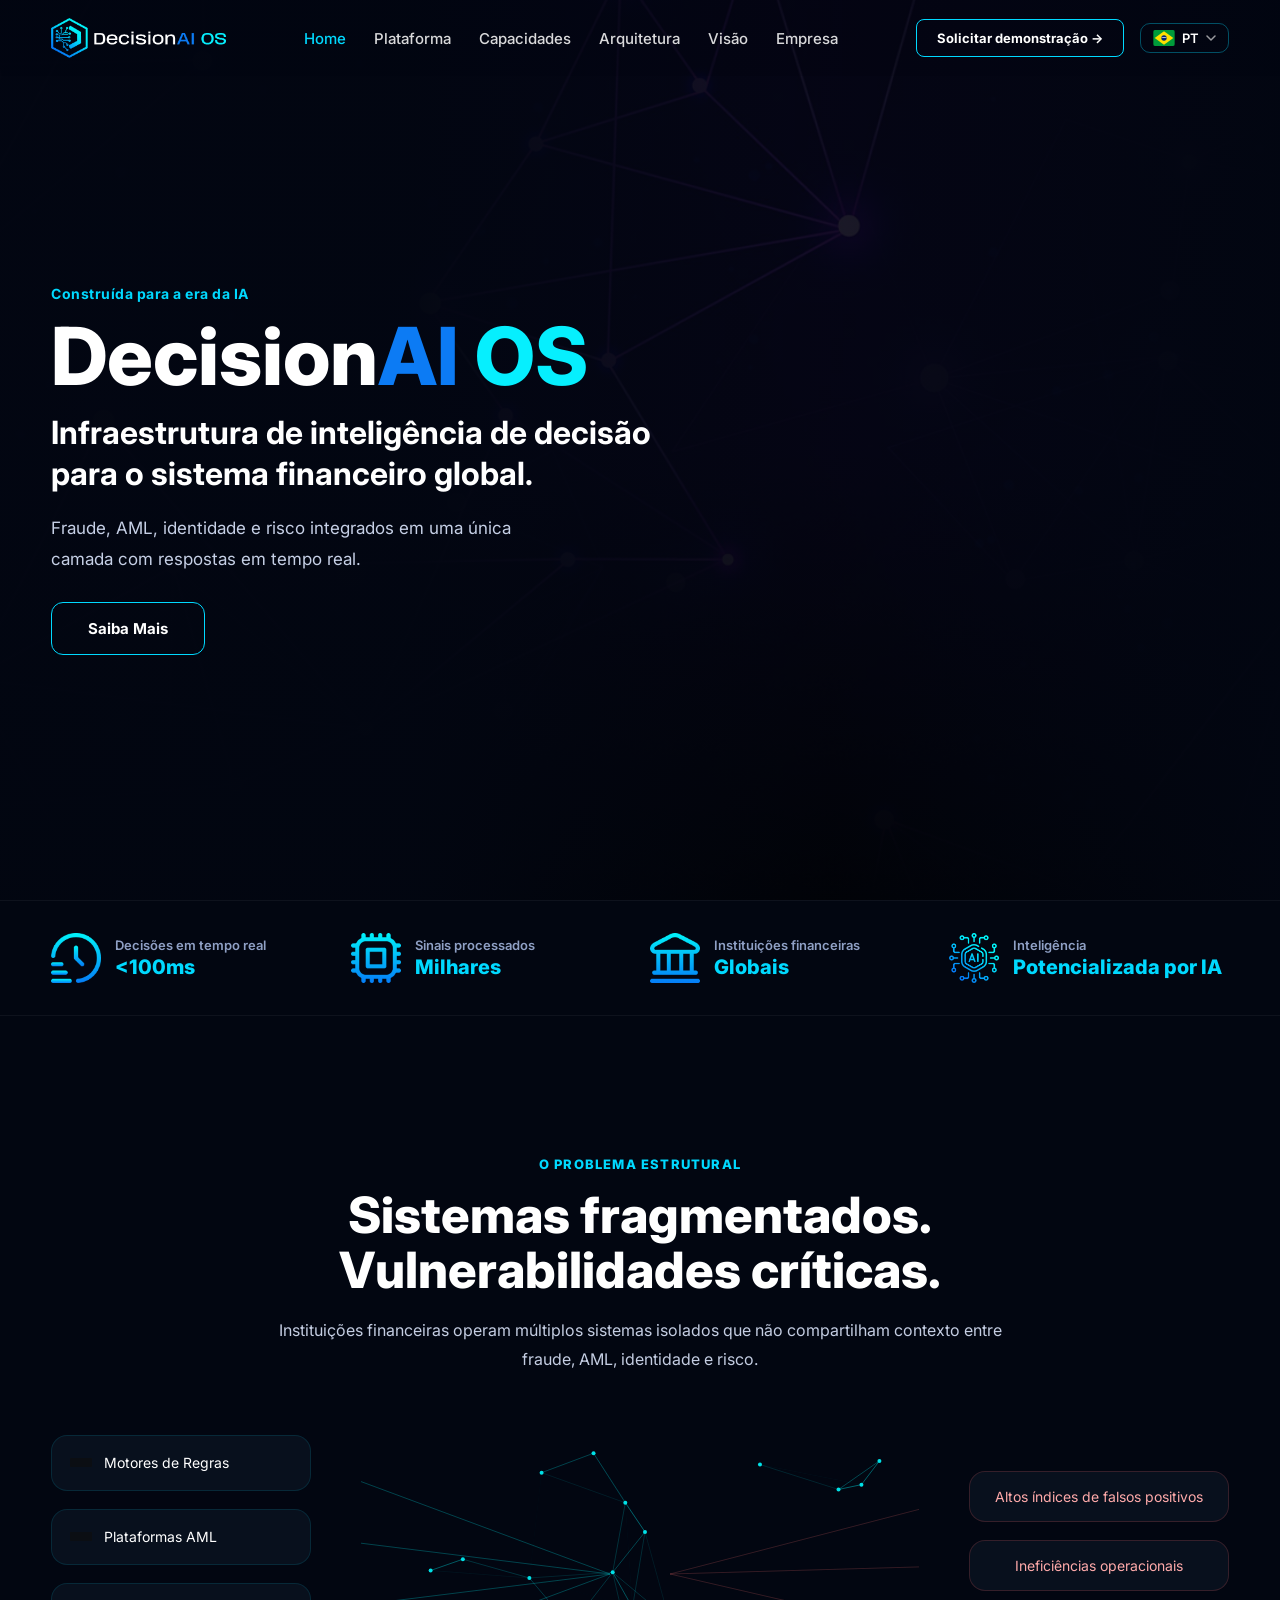
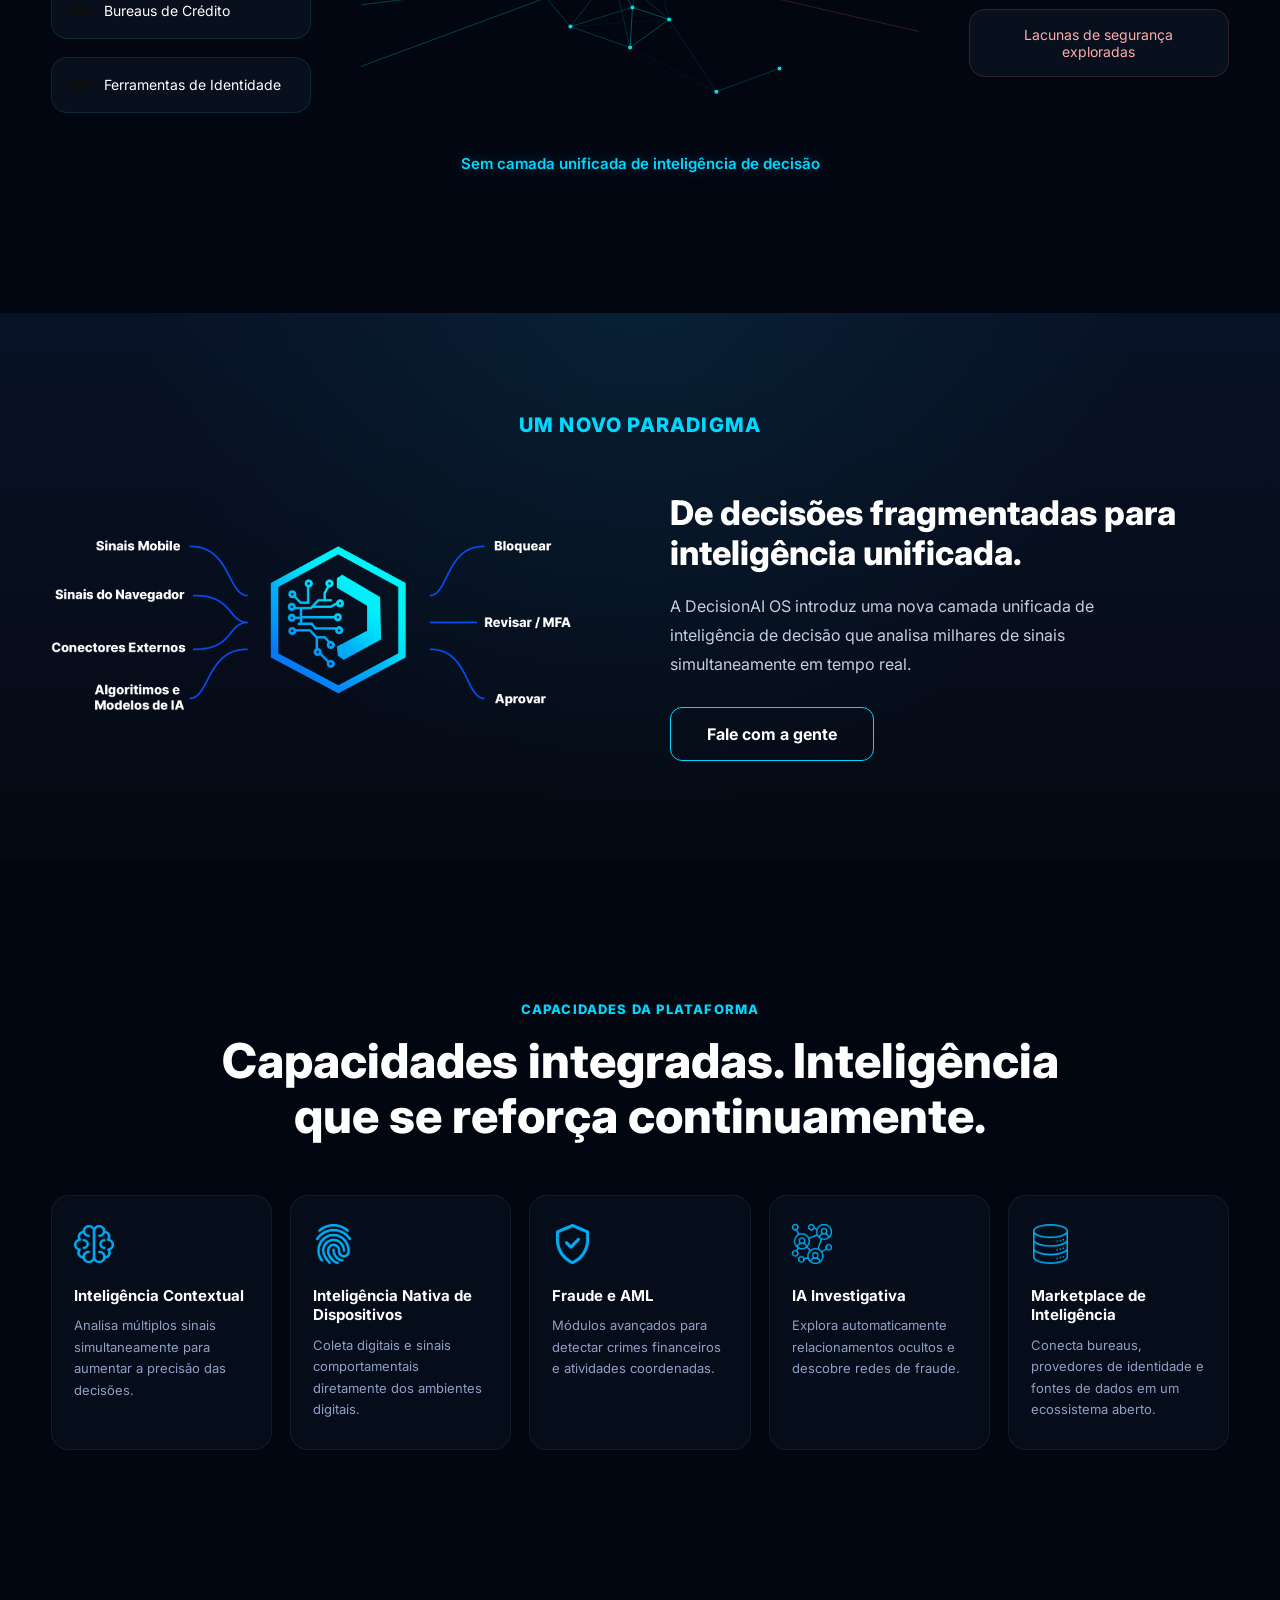
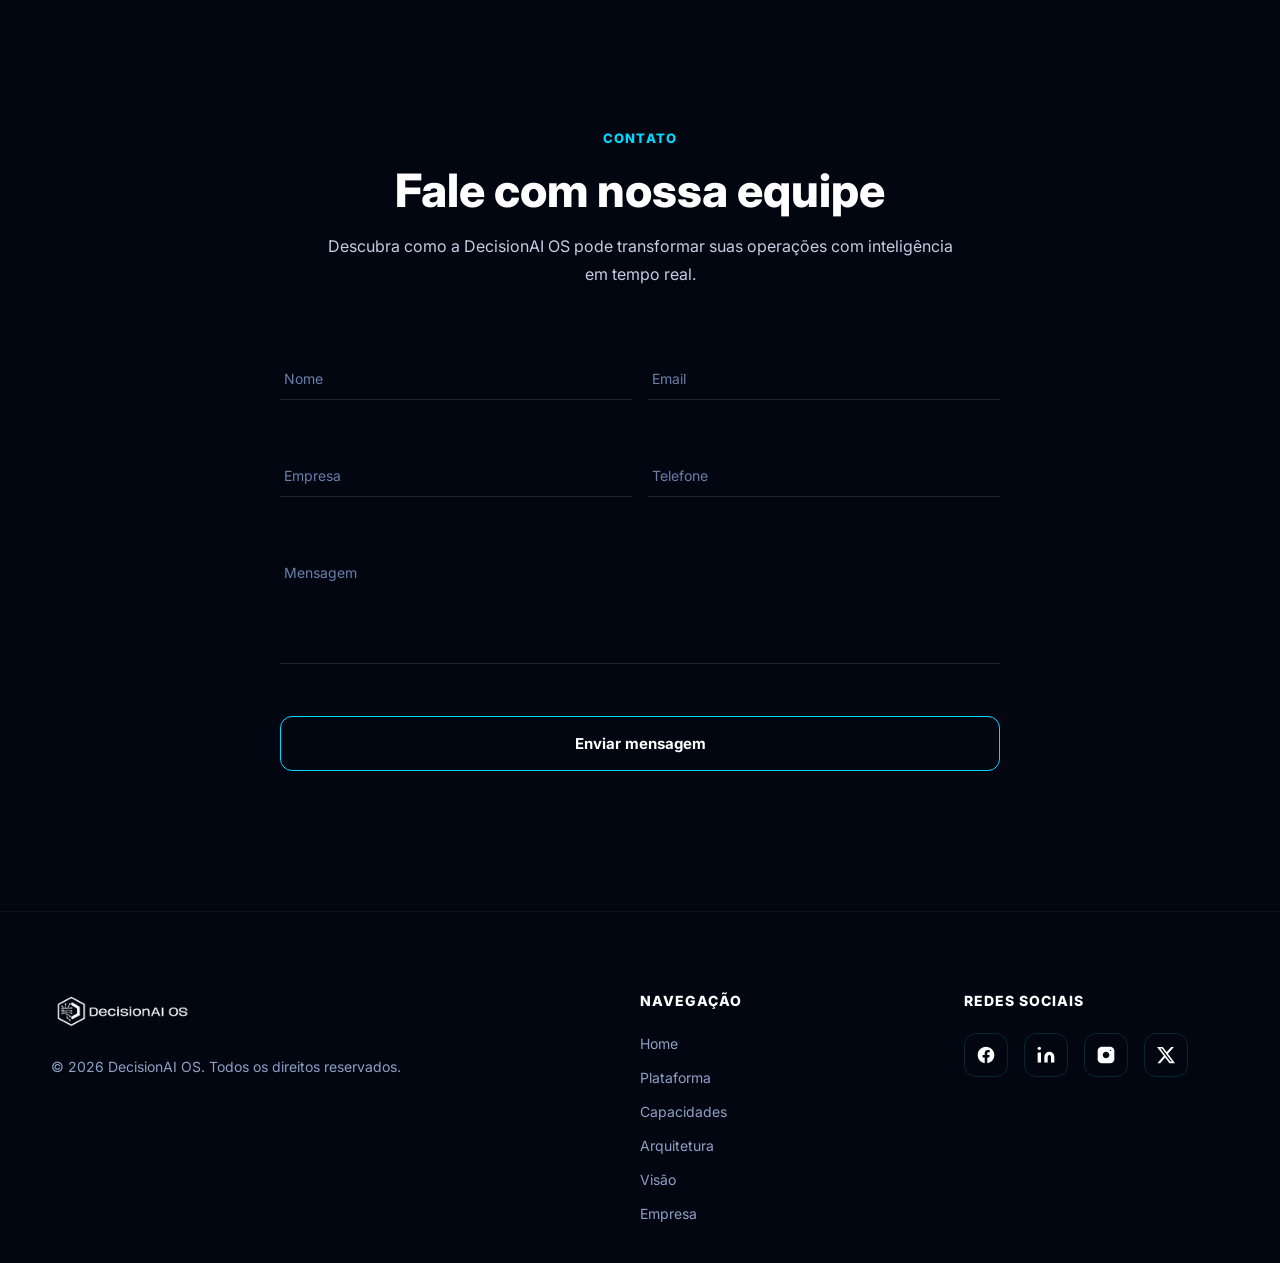
<file: index.html>
<!-- =========================
index.html
========================= -->
<!DOCTYPE html>
<html lang="pt-BR">

<head>
  <link rel="icon" href="assets/fav.png" type="image/png">
  <link rel="shortcut icon" href="assets/fav.png" type="image/png">
  <link rel="apple-touch-icon" href="assets/fav.png">
  <meta charset="UTF-8">
  <meta name="viewport" content="width=device-width, initial-scale=1.0">
  <meta name="description"
    content="DecisionAI OS é a infraestrutura de inteligência de decisão para o sistema financeiro global. Fraude, AML, identidade e risco em tempo real com IA.">
  <meta name="keywords"
    content="DecisionAI OS, inteligência artificial, fraude bancária, AML, anti money laundering, fintech, risk engine, prevenção fraude, identidade digital, sistema financeiro">
  <meta name="author" content="DecisionAI OS">
  <meta name="robots" content="index, follow">
  <meta name="language" content="pt-BR">

  <!-- OPEN GRAPH -->
  <meta property="og:title" content="DecisionAI OS">
  <meta property="og:description" content="Infraestrutura de inteligência de decisão para o sistema financeiro global.">
  <meta property="og:type" content="website">
  <meta property="og:image" content="assets/banner.png">
  <meta property="og:url" content="https://seudominio.com.br">

  <!-- TWITTER -->
  <meta name="twitter:card" content="summary_large_image">
  <meta name="twitter:title" content="DecisionAI OS">
  <meta name="twitter:description" content="Fraude, AML, identidade e risco em tempo real com IA.">
  <meta name="twitter:image" content="assets/banner.png">

  <title>DecisionAI OS</title>
  <link rel="stylesheet" href="style.css">

  <!-- GOOGLE FONT -->
  <link rel="preconnect" href="https://fonts.googleapis.com">
  <link rel="preconnect" href="https://fonts.gstatic.com" crossorigin>
  <link href="https://fonts.googleapis.com/css2?family=Inter:wght@400;500;600;700;800&display=swap" rel="stylesheet">
</head>

<body>

  <div class="particles"></div>

  <!-- HEADER -->
  <header id="header">
    <div class="container nav">

      <!-- LOGO -->
      <a href="index.html" class="logo">
        <img src="assets/logo.png" alt="DecisionAI OS">
      </a>

      <!-- MENU -->
      <ul class="menu" id="menu">
        <li><a href="index.html" class="active" data-i18n="nav.home">Home</a></li>
        <li><a href="plataforma.html" data-i18n="nav.platform">Plataforma</a></li>
        <li><a href="capacidades.html" data-i18n="nav.capabilities">Capacidades</a></li>
        <li><a href="arquitetura.html" data-i18n="nav.architecture">Arquitetura</a></li>
        <li><a href="visao.html" data-i18n="nav.vision">Visão</a></li>
        <li><a href="empresa.html" data-i18n="nav.company">Empresa</a></li>
      </ul>

      <!-- DIREITA -->
      <div class="nav-right">
        <a href="#contact" class="btn-small" data-i18n="nav.demo">Solicitar demonstração →</a>

        <!-- LANG SELECT -->
        <div class="lang-switch" id="langSwitch">
          <button type="button" class="lang-toggle" id="langToggle">
            <svg class="lang-flag" id="langFlagActive" viewBox="0 0 640 480" width="22" height="16">
              <rect width="640" height="480" fill="#009b3a" />
              <polygon points="320,40 600,240 320,440 40,240" fill="#fedf00" />
              <circle cx="320" cy="240" r="80" fill="#002776" />
              <path d="M230,240 Q320,180 410,240 Q320,220 230,240Z" fill="#fff" />
            </svg>
            <span id="langLabelActive">PT-BR</span>
            <svg class="lang-arrow" width="10" height="6" viewBox="0 0 10 6">
              <path d="M1 1l4 4 4-4" stroke="currentColor" stroke-width="1.5" fill="none" stroke-linecap="round"
                stroke-linejoin="round" />
            </svg>
          </button>
          <ul class="lang-dropdown" id="langDropdown">
            <li>
              <button type="button" class="lang-option active" data-lang="pt">
                <svg viewBox="0 0 640 480" width="22" height="16">
                  <rect width="640" height="480" fill="#009b3a" />
                  <polygon points="320,40 600,240 320,440 40,240" fill="#fedf00" />
                  <circle cx="320" cy="240" r="80" fill="#002776" />
                  <path d="M230,240 Q320,180 410,240 Q320,220 230,240Z" fill="#fff" />
                </svg>
                <span>PT-BR</span>
              </button>
            </li>
            <li>
              <button type="button" class="lang-option" data-lang="en">
                <svg viewBox="0 0 640 480" width="22" height="16">
                  <rect width="640" height="480" fill="#bd3d44" />
                  <rect y="37" width="640" height="37" fill="#fff" />
                  <rect y="111" width="640" height="37" fill="#fff" />
                  <rect y="185" width="640" height="37" fill="#fff" />
                  <rect y="259" width="640" height="37" fill="#fff" />
                  <rect y="333" width="640" height="37" fill="#fff" />
                  <rect y="407" width="640" height="37" fill="#fff" />
                  <rect width="260" height="260" fill="#192f5d" />
                </svg>
                <span>EN</span>
              </button>
            </li>
            <li>
              <button type="button" class="lang-option" data-lang="es">
                <svg viewBox="0 0 640 480" width="22" height="16">
                  <rect width="640" height="480" fill="#c60b1e" />
                  <rect y="120" width="640" height="240" fill="#ffc400" />
                </svg>
                <span>ES</span>
              </button>
            </li>
          </ul>
        </div>

        <!-- HAMBURGER -->
        <div class="hamb" id="hamb" aria-label="Menu" role="button" tabindex="0">
          <span></span>
          <span></span>
          <span></span>
        </div>

      </div>

    </div>
  </header>


  <!-- HERO -->
  <section class="hero" id="home">

    <div class="overlay"></div>

    <div class="container hero-grid">

      <div class="hero-text reveal">

        <span data-i18n="hero.label">Construída para a era da IA</span>

        <h1 data-i18n="hero.title">DecisionAI OS</h1>

        <h2 data-i18n="hero.subtitle">
          Infraestrutura de inteligência de decisão
          para o sistema financeiro global.
        </h2>

        <p data-i18n="hero.desc">
          Fraude, AML, identidade e risco integrados
          em uma única camada com respostas em tempo real.
        </p>

        <a href="#paradigm" class="btn" data-i18n="hero.cta">Saiba Mais</a>

      </div>

    </div>

  </section>


  <!-- STRIP STATS -->
  <section class="stats-strip" id="stats">

    <div class="stats-wrapper">

      <div class="container stats-grid">

        <!-- ITEM 1 -->
        <div class="stat-item">
          <img src="assets/icon1.png" alt="Tempo real">
          <div>
            <span data-i18n="stats.realtime">Decisões em tempo real</span>
            <h3>&lt;100ms</h3>
          </div>
        </div>

        <!-- ITEM 2 -->
        <div class="stat-item">
          <img src="assets/icon2.png" alt="Sinais">
          <div>
            <span data-i18n="stats.processed">Sinais processados</span>
            <h3 data-i18n="stats.processed_val">Milhares</h3>
          </div>
        </div>

        <!-- ITEM 3 -->
        <div class="stat-item">
          <img src="assets/icon3.png" alt="Instituições">
          <div>
            <span data-i18n="stats.global">Instituições financeiras</span>
            <h3 data-i18n="stats.global_val">Globais</h3>
          </div>
        </div>

        <!-- ITEM 4 -->
        <div class="stat-item">
          <img src="assets/icon4.png" alt="IA">
          <div>
            <span data-i18n="stats.ai">Inteligência</span>
            <h3 data-i18n="stats.ai_val">Potencializada por IA</h3>
          </div>
        </div>

      </div>

    </div>

  </section>


  <!-- PROBLEM -->
  <section id="problem" class="problem-section section">

    <div class="container">

      <div class="problem-top reveal">

        <span class="mini-title" data-i18n="problem.label">O PROBLEMA ESTRUTURAL</span>

        <h2 data-i18n="problem.title">
          Sistemas fragmentados.<br>
          Vulnerabilidades críticas.
        </h2>

        <p data-i18n="problem.desc">
          Instituições financeiras operam múltiplos sistemas isolados
          que não compartilham contexto entre fraude, AML,
          identidade e risco.
        </p>

      </div>

      <div class="problem-visual reveal">

        <div class="flow-layout">

          <!-- ESQUERDA -->
          <div class="flow-col left">

            <div class="flow-item">
              <img src="assets/img.png" alt="">
              <span data-i18n="flow.rules">Motores de Regras</span>
            </div>

            <div class="flow-item">
              <img src="assets/img.png" alt="">
              <span data-i18n="flow.aml">Plataformas AML</span>
            </div>

            <div class="flow-item">
              <img src="assets/img.png" alt="">
              <span data-i18n="flow.credit">Bureaus de Crédito</span>
            </div>

            <div class="flow-item">
              <img src="assets/img.png" alt="">
              <span data-i18n="flow.identity">Ferramentas de Identidade</span>
            </div>

          </div>

          <!-- CENTRO (REDE ANIMADA) -->
          <div class="flow-center">
            <canvas id="networkCanvas"></canvas>
          </div>

          <!-- DIREITA -->
          <div class="flow-col right">

            <div class="flow-item danger" data-i18n="flow.false">Altos índices de falsos positivos</div>
            <div class="flow-item danger" data-i18n="flow.ineff">Ineficiências operacionais</div>
            <div class="flow-item danger" data-i18n="flow.risk">Lacunas de segurança exploradas</div>

          </div>

        </div>

        <div class="problem-footer-box" data-i18n="flow.footer">
          Sem camada unificada de inteligência de decisão
        </div>

      </div>

    </div>

  </section>


  <!-- PARADIGMA -->
  <section class="paradigm-section" id="paradigm">

    <div class="container">

      <h2 class="paradigm-title" data-i18n="paradigm.title">UM NOVO PARADIGMA</h2>

      <div class="paradigm-content">

        <div class="paradigm-left reveal">
          <img src="assets/imgp.png" alt="Paradigma DecisionAI">
        </div>

        <div class="paradigm-right reveal">

          <h3 data-i18n="paradigm.heading">
            De decisões fragmentadas
            para inteligência unificada.
          </h3>

          <p data-i18n="paradigm.desc">
            A DecisionAI OS introduz uma nova camada unificada
            de inteligência de decisão que analisa milhares
            de sinais simultaneamente em tempo real.
          </p>

          <a href="#contact" class="paradigm-btn" data-i18n="paradigm.cta">
            Fale com a gente
          </a>

        </div>

      </div>

    </div>

  </section>


  <!-- CAPACIDADES -->
  <section class="cap-section section">

    <div class="container">

      <!-- HEADER -->
      <div class="cap-head reveal">

        <span class="mini-title" data-i18n="cap.label">CAPACIDADES DA PLATAFORMA</span>

        <h2 data-i18n="cap.title">
          Capacidades integradas.<br>
          Inteligência que se reforça continuamente.
        </h2>

      </div>

      <!-- CARDS -->
      <div class="cap-grid">

        <div class="cap-card reveal">
          <img src="assets/sec1.png" alt="">
          <h3 data-i18n="cap.context">Inteligência Contextual</h3>
          <p data-i18n="cap.context_desc">
            Analisa múltiplos sinais simultaneamente
            para aumentar a precisão das decisões.
          </p>
        </div>

        <div class="cap-card reveal">
          <img src="assets/sec2.png" alt="">
          <h3 data-i18n="cap.device">Inteligência Nativa de Dispositivos</h3>
          <p data-i18n="cap.device_desc">
            Coleta digitais e sinais comportamentais
            diretamente dos ambientes digitais.
          </p>
        </div>

        <div class="cap-card reveal">
          <img src="assets/sec3.png" alt="">
          <h3 data-i18n="cap.fraud">Fraude e AML</h3>
          <p data-i18n="cap.fraud_desc">
            Módulos avançados para detectar crimes
            financeiros e atividades coordenadas.
          </p>
        </div>

        <div class="cap-card reveal">
          <img src="assets/sec4.png" alt="">
          <h3 data-i18n="cap.ai">IA Investigativa</h3>
          <p data-i18n="cap.ai_desc">
            Explora automaticamente relacionamentos ocultos
            e descobre redes de fraude.
          </p>
        </div>

        <div class="cap-card reveal">
          <img src="assets/sec5.png" alt="">
          <h3 data-i18n="cap.market">Marketplace de Inteligência</h3>
          <p data-i18n="cap.market_desc">
            Conecta bureaus, provedores de identidade
            e fontes de dados em um ecossistema aberto.
          </p>
        </div>

      </div>

    </div>

  </section>


  <!-- CONTATO -->
  <section id="contact" class="contact-section section">

    <div class="container">

      <div class="contact-head reveal">

        <span class="mini-title" data-i18n="contact.label">CONTATO</span>

        <h2 data-i18n="contact.title">Fale com nossa equipe</h2>

        <p data-i18n="contact.desc">
          Descubra como a DecisionAI OS pode transformar
          suas operações com inteligência em tempo real.
        </p>

      </div>

      <!-- FORMSPREE: troque YOUR_FORM_ID pelo ID que você vai gerar no formspree.io -->
      <form class="contact-form reveal" id="contactForm" action="https://formspree.io/f/mjglvvwl" method="POST"
        novalidate>

        <!-- Campo oculto: identifica a origem do lead -->
        <input type="hidden" name="_subject" value="Novo contato — DecisionAI OS">
        <!-- Bloqueia spam bots -->
        <input type="text" name="_gotcha" style="display:none" tabindex="-1" autocomplete="off">

        <div class="form-row">

          <div class="input-group" id="group-name">
            <input type="text" id="fieldName" name="name" required autocomplete="name" placeholder=" ">
            <label for="fieldName" data-i18n="contact.name">Nome</label>
            <span class="field-error" id="err-name"></span>
          </div>

          <div class="input-group" id="group-email">
            <input type="email" id="fieldEmail" name="email" required autocomplete="email" placeholder=" ">
            <label for="fieldEmail" data-i18n="contact.email">Email</label>
            <span class="field-error" id="err-email"></span>
          </div>

        </div>

        <div class="form-row">

          <div class="input-group" id="group-company">
            <input type="text" id="fieldCompany" name="company" required autocomplete="organization" placeholder=" ">
            <label for="fieldCompany" data-i18n="contact.company">Empresa</label>
            <span class="field-error" id="err-company"></span>
          </div>

          <div class="input-group" id="group-phone">
            <input type="tel" id="fieldPhone" name="phone" autocomplete="tel" placeholder=" ">
            <label for="fieldPhone" data-i18n="contact.phone">Telefone</label>
          </div>

        </div>

        <div class="input-group" id="group-message">
          <textarea id="fieldMessage" name="message" rows="4" required placeholder=" "></textarea>
          <label for="fieldMessage" data-i18n="contact.message">Mensagem</label>
          <span class="field-error" id="err-message"></span>
        </div>

        <button type="submit" class="contact-btn" id="submitBtn">
          <span class="btn-text" data-i18n="contact.cta">Enviar mensagem</span>
          <span class="btn-spinner" aria-hidden="true"></span>
        </button>

        <!-- Feedback de resultado -->
        <div class="form-result" id="formResult" role="alert" aria-live="polite"></div>

      </form>
    </div>
  </section>

  <footer class="site-footer">
    <div class="container footer-grid">
      <div class="footer-brand">
        <img src="assets/logob.png" alt="DecisionAI OS">
        <p data-i18n="footer.copy">© 2026 DecisionAI OS. Todos os direitos reservados.</p>
      </div>
      <div>
        <h4 class="footer-title" data-i18n="footer.nav_title">Navegação</h4>
        <ul class="footer-links">
          <li><a href="index.html" data-i18n="nav.home">Home</a></li>
          <li><a href="plataforma.html" data-i18n="nav.platform">Plataforma</a></li>
          <li><a href="capacidades.html" data-i18n="nav.capabilities">Capacidades</a></li>
          <li><a href="arquitetura.html" data-i18n="nav.architecture">Arquitetura</a></li>
          <li><a href="visao.html" data-i18n="nav.vision">Visão</a></li>
          <li><a href="empresa.html" data-i18n="nav.company">Empresa</a></li>
        </ul>
      </div>
      <div>
        <h4 class="footer-title" data-i18n="footer.social_title">Redes Sociais</h4>
        <div class="social-icons">
          <a href="#" target="_blank" aria-label="Facebook">
            <svg xmlns="http://www.w3.org/2000/svg" width="20" height="20" fill="currentColor" viewBox="0 0 24 24">
              <path d="M22 12c0-5.523-4.477-10-10-10S2 6.477 2 12c0 4.991 3.657 9.128 8.438 9.878v-6.987H7.898v-2.89h2.54V9.797c0-2.506 1.492-3.89 3.777-3.89 1.094 0 2.238.195 2.238.195v2.46h-1.26c-1.243 0-1.63.771-1.63 1.562V12h2.773l-.443 2.89h-2.33v6.988C18.343 21.128 22 16.991 22 12z" />
            </svg>
          </a>
          <a href="#" target="_blank" aria-label="LinkedIn">
            <svg xmlns="http://www.w3.org/2000/svg" width="20" height="20" fill="currentColor" viewBox="0 0 24 24">
              <path d="M16 8a6 6 0 0 1 6 6v7h-4v-7a2 2 0 0 0-2-2 2 2 0 0 0-2 2v7h-4v-7a6 6 0 0 1 6-6zM2 9h4v12H2z" />
              <circle cx="4" cy="4" r="2" />
            </svg>
          </a>
          <a href="#" target="_blank" aria-label="Instagram">
            <svg xmlns="http://www.w3.org/2000/svg" width="20" height="20" fill="currentColor" viewBox="0 0 24 24">
              <rect x="2" y="2" width="20" height="20" rx="5" ry="5" />
              <path fill="#020611" d="M16 11.37A4 4 0 1 1 12.63 8 4 4 0 0 1 16 11.37z" />
              <line x1="17.5" y1="6.5" x2="17.51" y2="6.5" stroke="#020611" stroke-width="1.5" stroke-linecap="round" />
            </svg>
          </a>
          <a href="#" target="_blank" aria-label="Twitter / X">
            <svg xmlns="http://www.w3.org/2000/svg" width="20" height="20" fill="currentColor" viewBox="0 0 24 24">
              <path d="M18.244 2.25h3.308l-7.227 8.26 8.502 11.24H16.17l-5.214-6.817L4.99 21.75H1.68l7.73-8.835L1.254 2.25H8.08l4.713 6.231zm-1.161 17.52h1.833L7.084 4.126H5.117z" />
            </svg>
          </a>
        </div>
      </div>
    </div>
  </footer>

  <script src="script.js"></script>
</body>

</html>
</file>
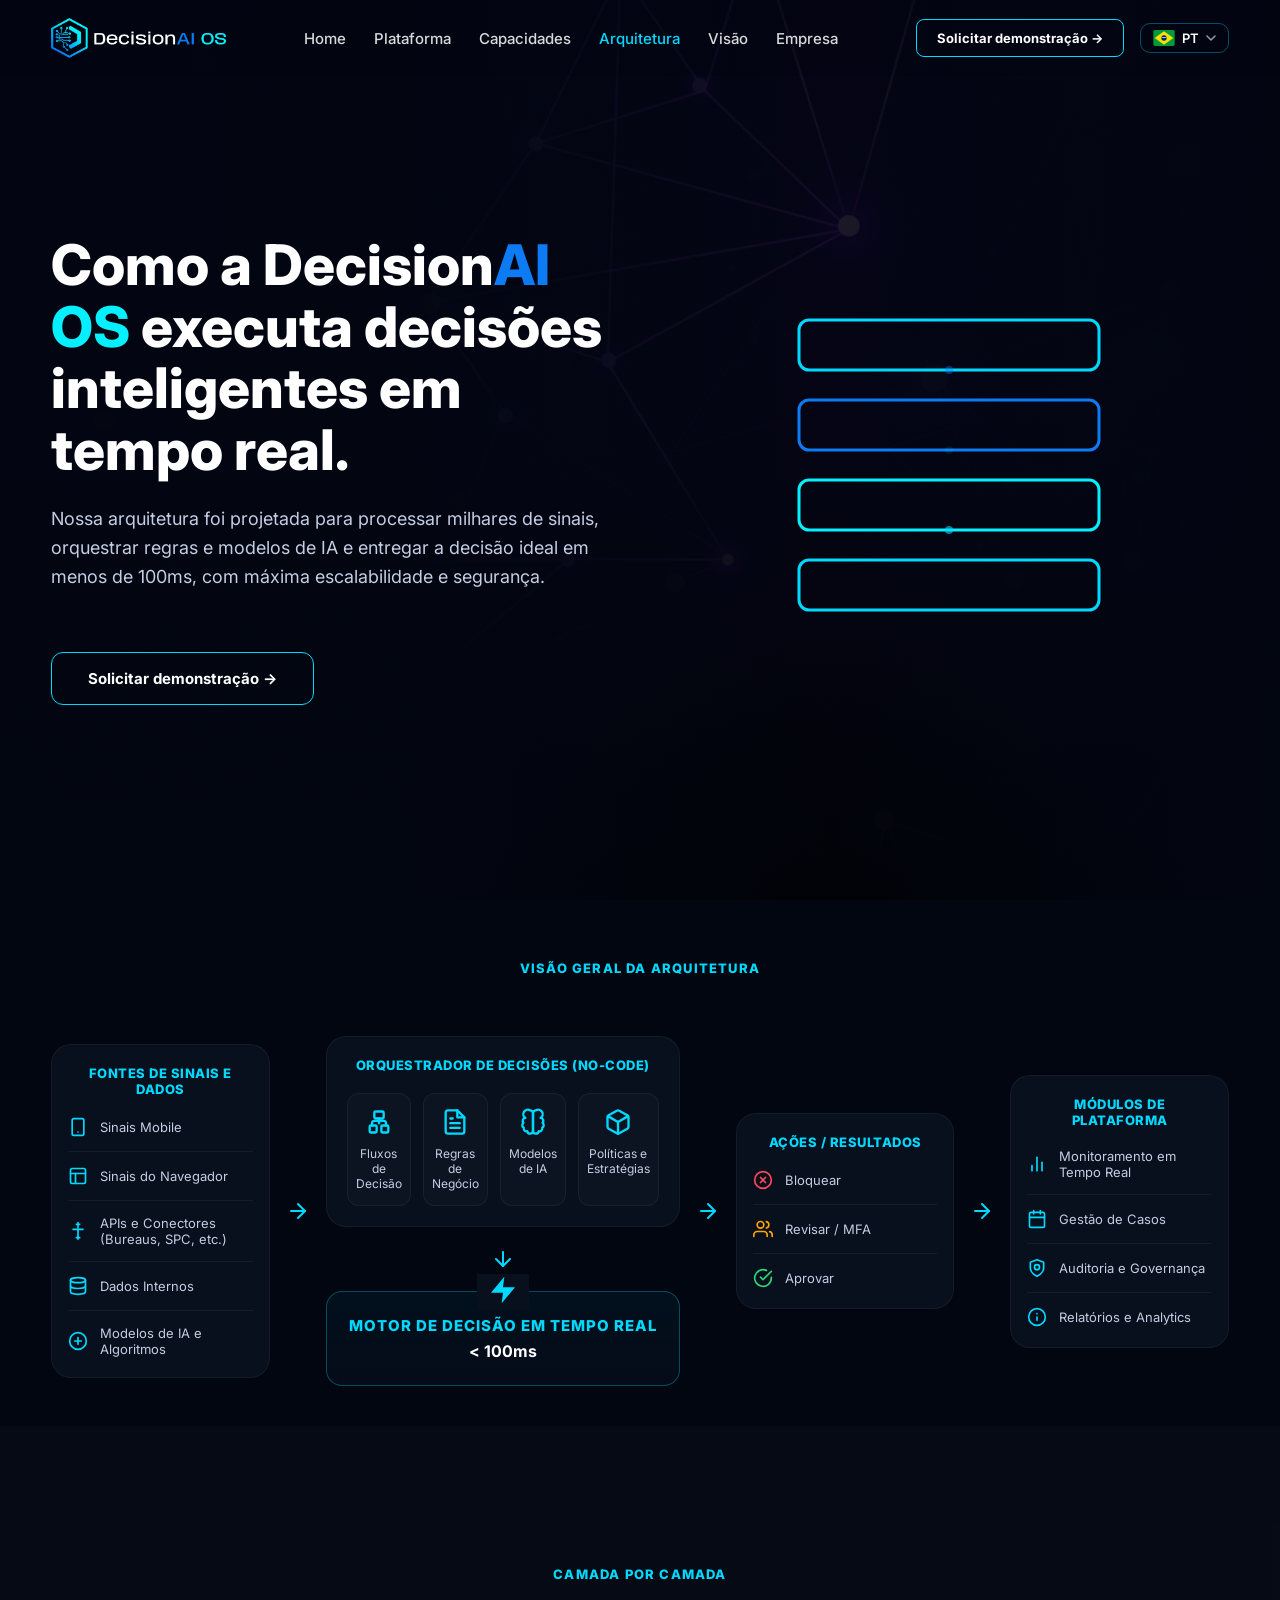
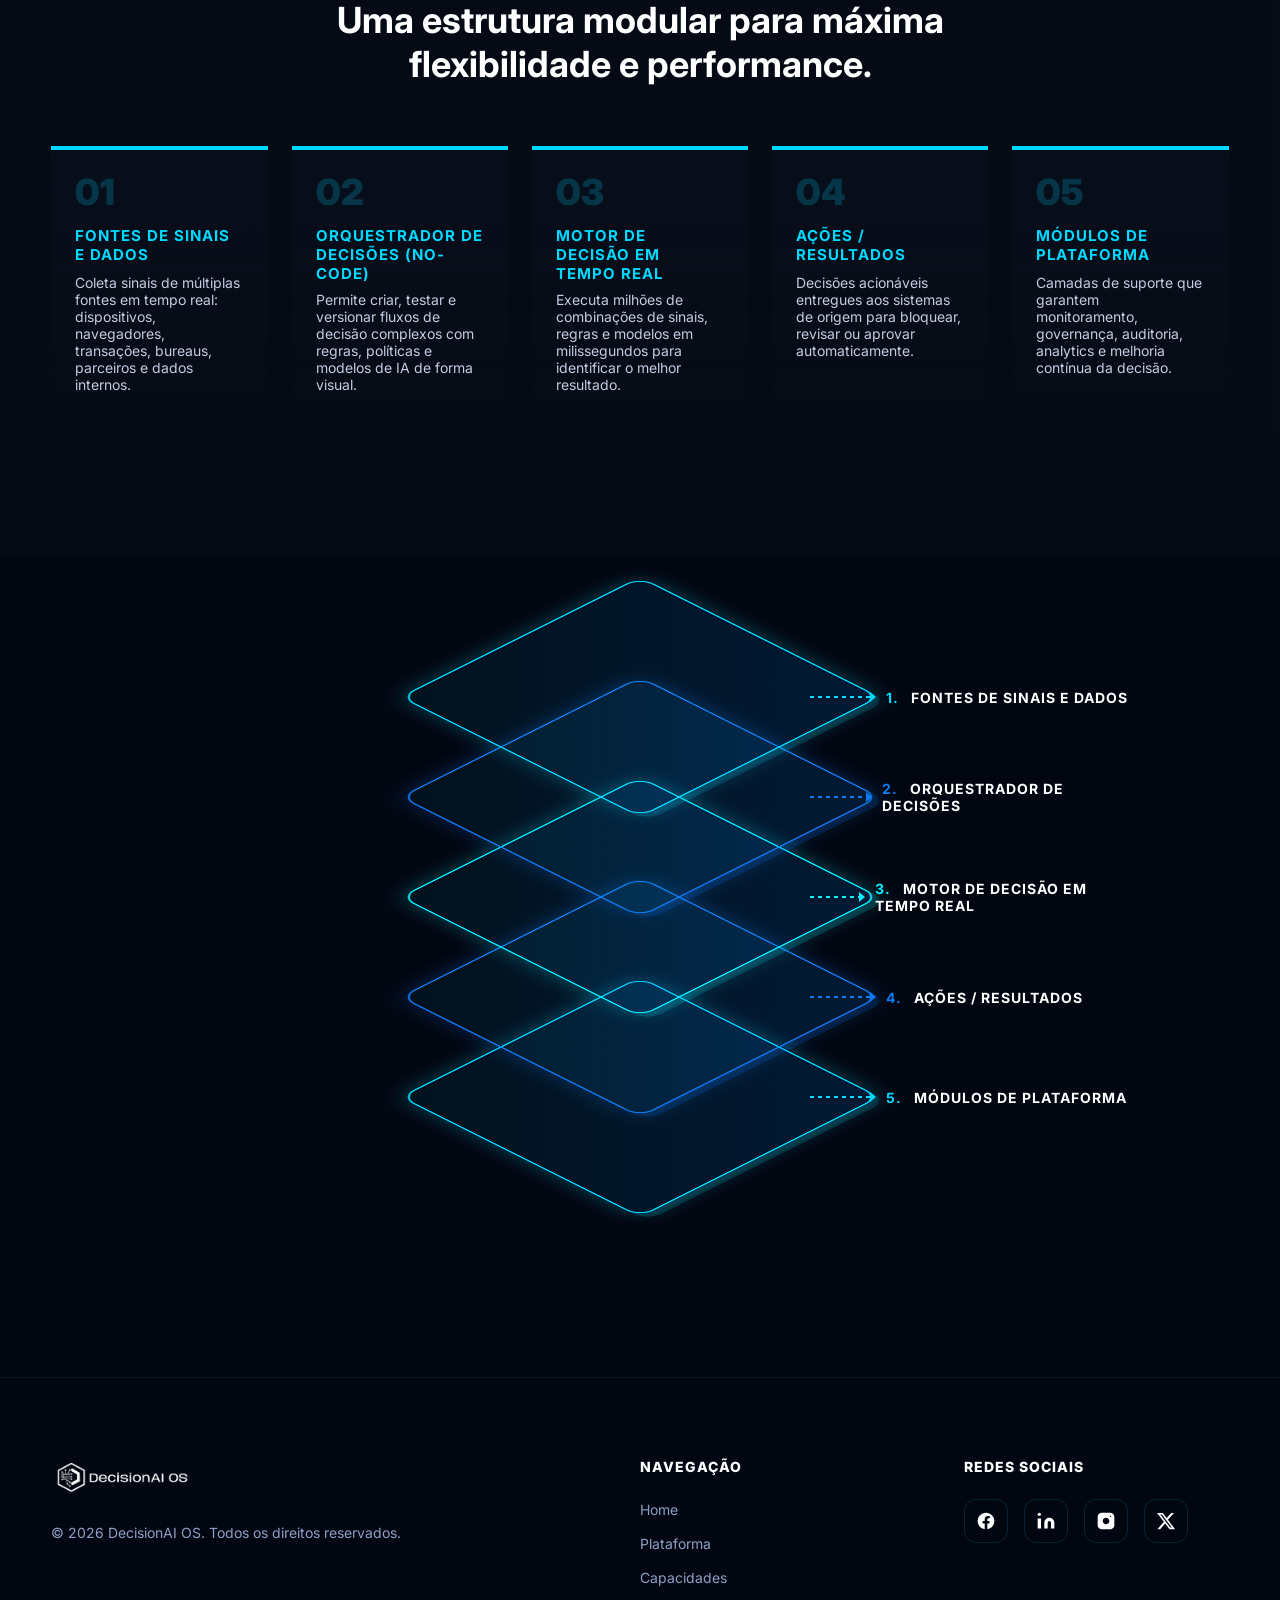
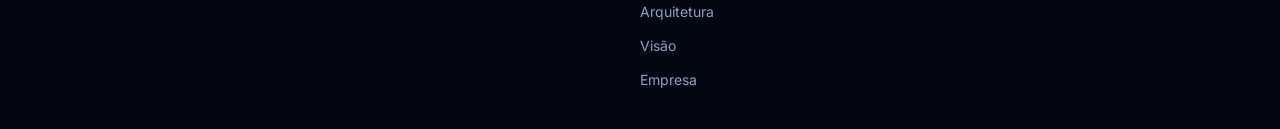
<file: arquitetura.html>
<!DOCTYPE html>
<html lang="pt">

<head>
  <link rel="icon" href="assets/fav.png" type="image/png">
  <link rel="shortcut icon" href="assets/fav.png" type="image/png">
  <link rel="apple-touch-icon" href="assets/fav.png">
  <meta charset="UTF-8">
  <meta name="viewport" content="width=device-width, initial-scale=1.0">
  <meta name="description" content="Arquitetura DecisionAI OS - Execução de decisões em tempo real.">
  <title>Arquitetura | DecisionAI OS</title>
  <link rel="stylesheet" href="style.css">
  <link rel="preconnect" href="https://fonts.googleapis.com">
  <link rel="preconnect" href="https://fonts.gstatic.com" crossorigin>
  <link href="https://fonts.googleapis.com/css2?family=Inter:wght@400;500;600;700;800&display=swap" rel="stylesheet">
</head>

<body>
  <div class="particles"></div>

  <header id="header">
    <div class="container nav">
      <a href="index.html" class="logo">
        <img src="assets/logo.png" alt="DecisionAI OS">
      </a>
      <ul class="menu" id="menu">
        <li><a href="index.html" data-i18n="nav.home">Home</a></li>
        <li><a href="plataforma.html" data-i18n="nav.platform">Plataforma</a></li>
        <li><a href="capacidades.html" data-i18n="nav.capabilities">Capacidades</a></li>
        <li><a href="arquitetura.html" class="active" data-i18n="nav.architecture">Arquitetura</a></li>
        <li><a href="visao.html" data-i18n="nav.vision">Visão</a></li>
        <li><a href="empresa.html" data-i18n="nav.company">Empresa</a></li>
      </ul>
      <div class="nav-right">
        <a href="index.html#contact" class="btn-small" data-i18n="nav.demo">Solicitar demonstração →</a>
        
        <!-- LANG SELECT -->
        <div class="lang-switch" id="langSwitch">
          <button type="button" class="lang-toggle" id="langToggle">
            <svg class="lang-flag" id="langFlagActive" viewBox="0 0 640 480" width="22" height="16">
              <rect width="640" height="480" fill="#009b3a" />
              <polygon points="320,40 600,240 320,440 40,240" fill="#fedf00" />
              <circle cx="320" cy="240" r="80" fill="#002776" />
              <path d="M230,240 Q320,180 410,240 Q320,220 230,240Z" fill="#fff" />
            </svg>
            <span id="langLabelActive">PT</span>
            <svg class="lang-arrow" width="10" height="6" viewBox="0 0 10 6"><path d="M1 1l4 4 4-4" stroke="currentColor" stroke-width="1.5" fill="none" stroke-linecap="round" stroke-linejoin="round"/></svg>
          </button>
          <ul class="lang-dropdown" id="langDropdown">
            <li>
              <button type="button" class="lang-option active" data-lang="pt">
                <svg viewBox="0 0 640 480" width="22" height="16">
                  <rect width="640" height="480" fill="#009b3a" />
                  <polygon points="320,40 600,240 320,440 40,240" fill="#fedf00" />
                  <circle cx="320" cy="240" r="80" fill="#002776" />
                  <path d="M230,240 Q320,180 410,240 Q320,220 230,240Z" fill="#fff" />
                </svg>
                <span>PT-BR</span>
              </button>
            </li>
            <li>
              <button type="button" class="lang-option" data-lang="en">
                <svg viewBox="0 0 640 480" width="22" height="16">
                  <rect width="640" height="480" fill="#bd3d44" />
                  <rect y="37" width="640" height="37" fill="#fff" />
                  <rect y="111" width="640" height="37" fill="#fff" />
                  <rect y="185" width="640" height="37" fill="#fff" />
                  <rect y="259" width="640" height="37" fill="#fff" />
                  <rect y="333" width="640" height="37" fill="#fff" />
                  <rect y="407" width="640" height="37" fill="#fff" />
                  <rect width="260" height="260" fill="#192f5d" />
                </svg>
                <span>EN</span>
              </button>
            </li>
            <li>
              <button type="button" class="lang-option" data-lang="es">
                <svg viewBox="0 0 640 480" width="22" height="16">
                  <rect width="640" height="480" fill="#c60b1e" />
                  <rect y="120" width="640" height="240" fill="#ffc400" />
                </svg>
                <span>ES</span>
              </button>
            </li>
          </ul>
        </div>

        <div class="hamb" id="hamb" aria-label="Menu" role="button" tabindex="0">
          <span></span><span></span><span></span>
        </div>
      </div>
    </div>
  </header>

  <section class="inner-hero section">
    <div class="overlay"></div>
    <div class="container">
      <div class="hero-content reveal">
        <h1 data-i18n="arq.hero_title">Como a DecisionAI OS executa decisões inteligentes em tempo real.</h1>
        <p data-i18n="arq.hero_desc">Nossa arquitetura foi projetada para processar milhares de sinais, orquestrar regras e modelos de IA e entregar a decisão ideal em menos de 100ms, com máxima escalabilidade e segurança.</p>
        <div class="hero-btns">
          <a href="index.html#contact" class="btn" data-i18n="nav.demo">Solicitar demonstração →</a>
        </div>
      </div>
      <div class="hero-image reveal">
        <div class="hero-svg-container">
          <svg viewBox="0 0 500 500" fill="none" xmlns="http://www.w3.org/2000/svg">
            <rect x="100" y="100" width="300" height="50" rx="10" stroke="#00d9ff" stroke-width="3" class="svg-glow"/>
            <rect x="100" y="180" width="300" height="50" rx="10" stroke="#0c7bf4" stroke-width="3" class="svg-glow"/>
            <rect x="100" y="260" width="300" height="50" rx="10" stroke="#06effe" stroke-width="3" class="svg-glow"/>
            <rect x="100" y="340" width="300" height="50" rx="10" stroke="#00d9ff" stroke-width="3" class="svg-glow"/>
            <circle cx="250" cy="150" r="4" fill="#0c7bf4">
              <animate attributeName="opacity" values="1;0;1" dur="2s" repeatCount="indefinite" />
            </circle>
            <circle cx="250" cy="230" r="4" fill="#06effe">
              <animate attributeName="opacity" values="1;0;1" dur="2s" begin="0.5s" repeatCount="indefinite" />
            </circle>
            <circle cx="250" cy="310" r="4" fill="#00d9ff">
              <animate attributeName="opacity" values="1;0;1" dur="2s" begin="1s" repeatCount="indefinite" />
            </circle>
          </svg>
        </div>
      </div>
    </div>
  </section>

  <!-- DIAGRAMA DE ARQUITETURA -->
  <section class="section" style="padding-top: 60px; padding-bottom: 20px;">
    <div class="container">
      <div class="section-head reveal" style="margin-bottom: 40px;">
        <span class="mini-title" data-i18n="arq.diag_title" style="margin-bottom: 0;">VISÃO GERAL DA ARQUITETURA</span>
      </div>

      <div class="arch-diagram reveal">
        
        <!-- COLUNA 1 -->
        <div class="arch-col">
          <div class="arch-box">
            <div class="arch-box-title" data-i18n="arq.diag_col1_title">FONTES DE SINAIS E DADOS</div>
            <div class="arch-list">
              <div class="arch-item">
                <svg xmlns="http://www.w3.org/2000/svg" viewBox="0 0 24 24" fill="none" stroke="currentColor" stroke-width="2" stroke-linecap="round" stroke-linejoin="round"><rect x="5" y="2" width="14" height="20" rx="2" ry="2"></rect><line x1="12" y1="18" x2="12.01" y2="18"></line></svg>
                <span data-i18n="arq.diag_col1_1">Sinais Mobile</span>
              </div>
              <div class="arch-item">
                <svg xmlns="http://www.w3.org/2000/svg" viewBox="0 0 24 24" fill="none" stroke="currentColor" stroke-width="2" stroke-linecap="round" stroke-linejoin="round"><rect x="3" y="3" width="18" height="18" rx="2" ry="2"></rect><line x1="3" y1="9" x2="21" y2="9"></line><line x1="9" y1="21" x2="9" y2="9"></line></svg>
                <span data-i18n="arq.diag_col1_2">Sinais do Navegador</span>
              </div>
              <div class="arch-item">
                <svg xmlns="http://www.w3.org/2000/svg" viewBox="0 0 24 24" fill="none" stroke="currentColor" stroke-width="2" stroke-linecap="round" stroke-linejoin="round"><path d="M12 2v6"></path><path d="M12 18v4"></path><path d="M6 10h12"></path><path d="M12 10v8"></path><path d="M10 20h4"></path><path d="M10 4h4"></path></svg>
                <span data-i18n="arq.diag_col1_3">APIs e Conectores (Bureaus, SPC, etc.)</span>
              </div>
              <div class="arch-item">
                <svg xmlns="http://www.w3.org/2000/svg" viewBox="0 0 24 24" fill="none" stroke="currentColor" stroke-width="2" stroke-linecap="round" stroke-linejoin="round"><ellipse cx="12" cy="5" rx="9" ry="3"></ellipse><path d="M21 12c0 1.66-4 3-9 3s-9-1.34-9-3"></path><path d="M3 5v14c0 1.66 4 3 9 3s9-1.34 9-3V5"></path></svg>
                <span data-i18n="arq.diag_col1_4">Dados Internos</span>
              </div>
              <div class="arch-item">
                <svg xmlns="http://www.w3.org/2000/svg" viewBox="0 0 24 24" fill="none" stroke="currentColor" stroke-width="2" stroke-linecap="round" stroke-linejoin="round"><path d="M12 2C6.48 2 2 6.48 2 12s4.48 10 10 10 10-4.48 10-10S17.52 2 12 2z"></path><path d="M12 8v8"></path><path d="M8 12h8"></path></svg>
                <span data-i18n="arq.diag_col1_5">Modelos de IA e Algoritmos</span>
              </div>
            </div>
          </div>
        </div>

        <div class="arch-arrow">
          <svg xmlns="http://www.w3.org/2000/svg" viewBox="0 0 24 24" fill="none" stroke="currentColor" stroke-width="2" stroke-linecap="round" stroke-linejoin="round"><line x1="5" y1="12" x2="19" y2="12"></line><polyline points="12 5 19 12 12 19"></polyline></svg>
        </div>

        <!-- COLUNA 2 -->
        <div class="arch-col-center">
          <div class="arch-box-large">
            <div class="arch-box-title" data-i18n="arq.diag_col2_title">ORQUESTRADOR DE DECISÕES (NO-CODE)</div>
            <div class="arch-grid-horizontal">
              <div class="arch-grid-item">
                <svg xmlns="http://www.w3.org/2000/svg" viewBox="0 0 24 24" fill="none" stroke="currentColor" stroke-width="2" stroke-linecap="round" stroke-linejoin="round"><rect x="8" y="3" width="8" height="6" rx="1"></rect><path d="M12 9v4"></path><path d="M6 15v-2a2 2 0 0 1 2-2h8a2 2 0 0 1 2 2v2"></path><rect x="4" y="15" width="6" height="6" rx="1"></rect><rect x="14" y="15" width="6" height="6" rx="1"></rect></svg>
                <span data-i18n="arq.diag_col2_1">Fluxos de Decisão</span>
              </div>
              <div class="arch-grid-item">
                <svg xmlns="http://www.w3.org/2000/svg" viewBox="0 0 24 24" fill="none" stroke="currentColor" stroke-width="2" stroke-linecap="round" stroke-linejoin="round"><path d="M14 2H6a2 2 0 0 0-2 2v16a2 2 0 0 0 2 2h12a2 2 0 0 0 2-2V8z"></path><polyline points="14 2 14 8 20 8"></polyline><line x1="16" y1="13" x2="8" y2="13"></line><line x1="16" y1="17" x2="8" y2="17"></line><polyline points="10 9 9 9 8 9"></polyline></svg>
                <span data-i18n="arq.diag_col2_2">Regras de Negócio</span>
              </div>
              <div class="arch-grid-item">
                <svg xmlns="http://www.w3.org/2000/svg" viewBox="0 0 24 24" fill="none" stroke="currentColor" stroke-width="2" stroke-linecap="round" stroke-linejoin="round"><path d="M9.5 2A2.5 2.5 0 0 1 12 4.5v15a2.5 2.5 0 0 1-4.96.44 2.5 2.5 0 0 1-2.96-3.08 2.5 2.5 0 0 1-.28-4.16 2.5 2.5 0 0 1 1.7-4.18A2.5 2.5 0 0 1 9.5 2z"></path><path d="M14.5 2A2.5 2.5 0 0 0 12 4.5v15a2.5 2.5 0 0 0 4.96.44 2.5 2.5 0 0 0 2.96-3.08 2.5 2.5 0 0 0 .28-4.16 2.5 2.5 0 0 0-1.7-4.18 2.5 2.5 0 0 0-4-6.52z"></path></svg>
                <span data-i18n="arq.diag_col2_3">Modelos de IA</span>
              </div>
              <div class="arch-grid-item">
                <svg xmlns="http://www.w3.org/2000/svg" viewBox="0 0 24 24" fill="none" stroke="currentColor" stroke-width="2" stroke-linecap="round" stroke-linejoin="round"><path d="M21 16V8a2 2 0 0 0-1-1.73l-7-4a2 2 0 0 0-2 0l-7 4A2 2 0 0 0 3 8v8a2 2 0 0 0 1 1.73l7 4a2 2 0 0 0 2 0l7-4A2 2 0 0 0 21 16z"></path><polyline points="3.27 6.96 12 12.01 20.73 6.96"></polyline><line x1="12" y1="22.08" x2="12" y2="12"></line></svg>
                <span data-i18n="arq.diag_col2_4">Políticas e Estratégias</span>
              </div>
            </div>
          </div>
          
          <div class="arch-arrow-down">
            <svg xmlns="http://www.w3.org/2000/svg" viewBox="0 0 24 24" fill="none" stroke="currentColor" stroke-width="2" stroke-linecap="round" stroke-linejoin="round"><line x1="12" y1="5" x2="12" y2="19"></line><polyline points="19 12 12 19 5 12"></polyline></svg>
          </div>

          <div class="arch-box-engine">
            <div style="position: absolute; top: -18px; left: 50%; transform: translateX(-50%); color: #00d9ff; background: #08101d; padding: 0 10px;">
              <svg xmlns="http://www.w3.org/2000/svg" width="32" height="32" viewBox="0 0 24 24" fill="currentColor"><path d="M13 2L3 14h9l-1 8 10-12h-9l1-8z"></path></svg>
            </div>
            <div class="arch-box-engine-title" data-i18n="arq.diag_col2_engine_title">MOTOR DE DECISÃO EM TEMPO REAL</div>
            <div class="arch-box-engine-subtitle" data-i18n="arq.diag_col2_engine_sub">&lt; 100ms</div>
          </div>
        </div>

        <div class="arch-arrow">
          <svg xmlns="http://www.w3.org/2000/svg" viewBox="0 0 24 24" fill="none" stroke="currentColor" stroke-width="2" stroke-linecap="round" stroke-linejoin="round"><line x1="5" y1="12" x2="19" y2="12"></line><polyline points="12 5 19 12 12 19"></polyline></svg>
        </div>

        <!-- COLUNA 3 -->
        <div class="arch-col">
          <div class="arch-box">
            <div class="arch-box-title" data-i18n="arq.diag_col3_title">AÇÕES / RESULTADOS</div>
            <div class="arch-list">
              <div class="arch-item">
                <svg xmlns="http://www.w3.org/2000/svg" viewBox="0 0 24 24" fill="none" stroke="#ff4757" stroke-width="2" stroke-linecap="round" stroke-linejoin="round"><circle cx="12" cy="12" r="10"></circle><line x1="15" y1="9" x2="9" y2="15"></line><line x1="9" y1="9" x2="15" y2="15"></line></svg>
                <span data-i18n="arq.diag_col3_1">Bloquear</span>
              </div>
              <div class="arch-item">
                <svg xmlns="http://www.w3.org/2000/svg" viewBox="0 0 24 24" fill="none" stroke="#ffa502" stroke-width="2" stroke-linecap="round" stroke-linejoin="round"><path d="M17 21v-2a4 4 0 0 0-4-4H5a4 4 0 0 0-4 4v2"></path><circle cx="9" cy="7" r="4"></circle><path d="M23 21v-2a4 4 0 0 0-3-3.87"></path><path d="M16 3.13a4 4 0 0 1 0 7.75"></path></svg>
                <span data-i18n="arq.diag_col3_2">Revisar / MFA</span>
              </div>
              <div class="arch-item">
                <svg xmlns="http://www.w3.org/2000/svg" viewBox="0 0 24 24" fill="none" stroke="#2ed573" stroke-width="2" stroke-linecap="round" stroke-linejoin="round"><path d="M22 11.08V12a10 10 0 1 1-5.93-9.14"></path><polyline points="22 4 12 14.01 9 11.01"></polyline></svg>
                <span data-i18n="arq.diag_col3_3">Aprovar</span>
              </div>
            </div>
          </div>
        </div>

        <div class="arch-arrow">
          <svg xmlns="http://www.w3.org/2000/svg" viewBox="0 0 24 24" fill="none" stroke="currentColor" stroke-width="2" stroke-linecap="round" stroke-linejoin="round"><line x1="5" y1="12" x2="19" y2="12"></line><polyline points="12 5 19 12 12 19"></polyline></svg>
        </div>

        <!-- COLUNA 4 -->
        <div class="arch-col">
          <div class="arch-box">
            <div class="arch-box-title" data-i18n="arq.diag_col4_title">MÓDULOS DE PLATAFORMA</div>
            <div class="arch-list">
              <div class="arch-item">
                <svg xmlns="http://www.w3.org/2000/svg" viewBox="0 0 24 24" fill="none" stroke="currentColor" stroke-width="2" stroke-linecap="round" stroke-linejoin="round"><line x1="18" y1="20" x2="18" y2="10"></line><line x1="12" y1="20" x2="12" y2="4"></line><line x1="6" y1="20" x2="6" y2="14"></line></svg>
                <span data-i18n="arq.diag_col4_1">Monitoramento em Tempo Real</span>
              </div>
              <div class="arch-item">
                <svg xmlns="http://www.w3.org/2000/svg" viewBox="0 0 24 24" fill="none" stroke="currentColor" stroke-width="2" stroke-linecap="round" stroke-linejoin="round"><rect x="3" y="4" width="18" height="18" rx="2" ry="2"></rect><line x1="16" y1="2" x2="16" y2="6"></line><line x1="8" y1="2" x2="8" y2="6"></line><line x1="3" y1="10" x2="21" y2="10"></line></svg>
                <span data-i18n="arq.diag_col4_2">Gestão de Casos</span>
              </div>
              <div class="arch-item">
                <svg xmlns="http://www.w3.org/2000/svg" viewBox="0 0 24 24" fill="none" stroke="currentColor" stroke-width="2" stroke-linecap="round" stroke-linejoin="round"><path d="M12 22s8-4 8-10V5l-8-3-8 3v7c0 6 8 10 8 10z"></path><circle cx="12" cy="11" r="3"></circle></svg>
                <span data-i18n="arq.diag_col4_3">Auditoria e Governança</span>
              </div>
              <div class="arch-item">
                <svg xmlns="http://www.w3.org/2000/svg" viewBox="0 0 24 24" fill="none" stroke="currentColor" stroke-width="2" stroke-linecap="round" stroke-linejoin="round"><circle cx="12" cy="12" r="10"></circle><path d="M12 16v-4"></path><path d="M12 8h.01"></path></svg>
                <span data-i18n="arq.diag_col4_4">Relatórios e Analytics</span>
              </div>
            </div>
          </div>
        </div>

      </div>
    </div>
  </section>

  <section class="bg-alt section">
    <div class="container">
      <div class="section-head reveal">
        <span class="mini-title" data-i18n="arq.layer_label">CAMADA POR CAMADA</span>
        <h2 data-i18n="arq.layer_title">Uma estrutura modular para máxima flexibilidade e performance.</h2>
      </div>

      <div class="layers-horizontal">
        <div class="layer-item-h reveal">
          <span class="layer-num-h">01</span>
          <div class="layer-content-h">
            <h3 data-i18n="arq.l1_title">FONTES DE SINAIS E DADOS</h3>
            <p data-i18n="arq.l1_desc">Coleta sinais de múltiplas fontes em tempo real: dispositivos, navegadores, transações, bureaus, parceiros e dados internos.</p>
          </div>
        </div>
        <div class="layer-item-h reveal">
          <span class="layer-num-h">02</span>
          <div class="layer-content-h">
            <h3 data-i18n="arq.l2_title">ORQUESTRADOR DE DECISÕES (NO-CODE)</h3>
            <p data-i18n="arq.l2_desc">Permite criar, testar e versionar fluxos de decisão complexos com regras, políticas e modelos de IA de forma visual.</p>
          </div>
        </div>
        <div class="layer-item-h reveal">
          <span class="layer-num-h">03</span>
          <div class="layer-content-h">
            <h3 data-i18n="arq.l3_title">MOTOR DE DECISÃO EM TEMPO REAL</h3>
            <p data-i18n="arq.l3_desc">Executa milhões de combinações de sinais, regras e modelos em milissegundos para identificar o melhor resultado.</p>
          </div>
        </div>
        <div class="layer-item-h reveal">
          <span class="layer-num-h">04</span>
          <div class="layer-content-h">
            <h3 data-i18n="arq.l4_title">AÇÕES / RESULTADOS</h3>
            <p data-i18n="arq.l4_desc">Decisões acionáveis entregues aos sistemas de origem para bloquear, revisar ou aprovar automaticamente.</p>
          </div>
        </div>
        <div class="layer-item-h reveal">
          <span class="layer-num-h">05</span>
          <div class="layer-content-h">
            <h3 data-i18n="arq.l5_title">MÓDULOS DE PLATAFORMA</h3>
            <p data-i18n="arq.l5_desc">Camadas de suporte que garantem monitoramento, governança, auditoria, analytics e melhoria contínua da decisão.</p>
          </div>
        </div>
      </div>
    </div>
  </section>

  <section class="iso-section">
    <div class="container">
      <div class="iso-stack-wrapper reveal">
        
        <div class="iso-layer-group">
          <div class="iso-plate"></div>
          <div class="iso-label">
            <span class="iso-line"></span>
            <div class="iso-text">
              <span class="iso-num">1.</span>
              <span data-i18n="arq.iso_1">FONTES DE SINAIS E DADOS</span>
            </div>
          </div>
        </div>

        <div class="iso-layer-group">
          <div class="iso-plate"></div>
          <div class="iso-label">
            <span class="iso-line"></span>
            <div class="iso-text">
              <span class="iso-num">2.</span>
              <span data-i18n="arq.iso_2">ORQUESTRADOR DE DECISÕES</span>
            </div>
          </div>
        </div>

        <div class="iso-layer-group">
          <div class="iso-plate"></div>
          <div class="iso-label">
            <span class="iso-line"></span>
            <div class="iso-text">
              <span class="iso-num">3.</span>
              <span data-i18n="arq.iso_3">MOTOR DE DECISÃO EM TEMPO REAL</span>
            </div>
          </div>
        </div>

        <div class="iso-layer-group">
          <div class="iso-plate"></div>
          <div class="iso-label">
            <span class="iso-line"></span>
            <div class="iso-text">
              <span class="iso-num">4.</span>
              <span data-i18n="arq.iso_4">AÇÕES / RESULTADOS</span>
            </div>
          </div>
        </div>

        <div class="iso-layer-group">
          <div class="iso-plate"></div>
          <div class="iso-label">
            <span class="iso-line"></span>
            <div class="iso-text">
              <span class="iso-num">5.</span>
              <span data-i18n="arq.iso_5">MÓDULOS DE PLATAFORMA</span>
            </div>
          </div>
        </div>

      </div>
    </div>
  </section>

  <footer class="site-footer">
    <div class="container footer-grid">
      <div class="footer-brand">
        <img src="assets/logob.png" alt="DecisionAI OS">
        <p data-i18n="footer.copy">© 2026 DecisionAI OS. Todos os direitos reservados.</p>
      </div>
      <div>
        <h4 class="footer-title" data-i18n="footer.nav_title">Navegação</h4>
        <ul class="footer-links">
          <li><a href="index.html" data-i18n="nav.home">Home</a></li>
          <li><a href="plataforma.html" data-i18n="nav.platform">Plataforma</a></li>
          <li><a href="capacidades.html" data-i18n="nav.capabilities">Capacidades</a></li>
          <li><a href="arquitetura.html" data-i18n="nav.architecture">Arquitetura</a></li>
          <li><a href="visao.html" data-i18n="nav.vision">Visão</a></li>
          <li><a href="empresa.html" data-i18n="nav.company">Empresa</a></li>
        </ul>
      </div>
      <div>
        <h4 class="footer-title" data-i18n="footer.social_title">Redes Sociais</h4>
        <div class="social-icons">
          <a href="#" target="_blank" aria-label="Facebook">
            <svg xmlns="http://www.w3.org/2000/svg" width="20" height="20" fill="currentColor" viewBox="0 0 24 24"><path d="M22 12c0-5.523-4.477-10-10-10S2 6.477 2 12c0 4.991 3.657 9.128 8.438 9.878v-6.987H7.898v-2.89h2.54V9.797c0-2.506 1.492-3.89 3.777-3.89 1.094 0 2.238.195 2.238.195v2.46h-1.26c-1.243 0-1.63.771-1.63 1.562V12h2.773l-.443 2.89h-2.33v6.988C18.343 21.128 22 16.991 22 12z"/></svg>
          </a>
          <a href="#" target="_blank" aria-label="LinkedIn">
            <svg xmlns="http://www.w3.org/2000/svg" width="20" height="20" fill="currentColor" viewBox="0 0 24 24"><path d="M16 8a6 6 0 0 1 6 6v7h-4v-7a2 2 0 0 0-2-2 2 2 0 0 0-2 2v7h-4v-7a6 6 0 0 1 6-6zM2 9h4v12H2z"/><circle cx="4" cy="4" r="2"/></svg>
          </a>
          <a href="#" target="_blank" aria-label="Instagram">
            <svg xmlns="http://www.w3.org/2000/svg" width="20" height="20" fill="currentColor" viewBox="0 0 24 24"><rect x="2" y="2" width="20" height="20" rx="5" ry="5"/><path fill="#020611" d="M16 11.37A4 4 0 1 1 12.63 8 4 4 0 0 1 16 11.37z"/><line x1="17.5" y1="6.5" x2="17.51" y2="6.5" stroke="#020611" stroke-width="1.5" stroke-linecap="round"/></svg>
          </a>
          <a href="#" target="_blank" aria-label="Twitter / X">
            <svg xmlns="http://www.w3.org/2000/svg" width="20" height="20" fill="currentColor" viewBox="0 0 24 24"><path d="M18.244 2.25h3.308l-7.227 8.26 8.502 11.24H16.17l-5.214-6.817L4.99 21.75H1.68l7.73-8.835L1.254 2.25H8.08l4.713 6.231zm-1.161 17.52h1.833L7.084 4.126H5.117z"/></svg>
          </a>
        </div>
      </div>
    </div>
  </footer>

  <script src="script.js"></script>
</body>

</html>
</file>
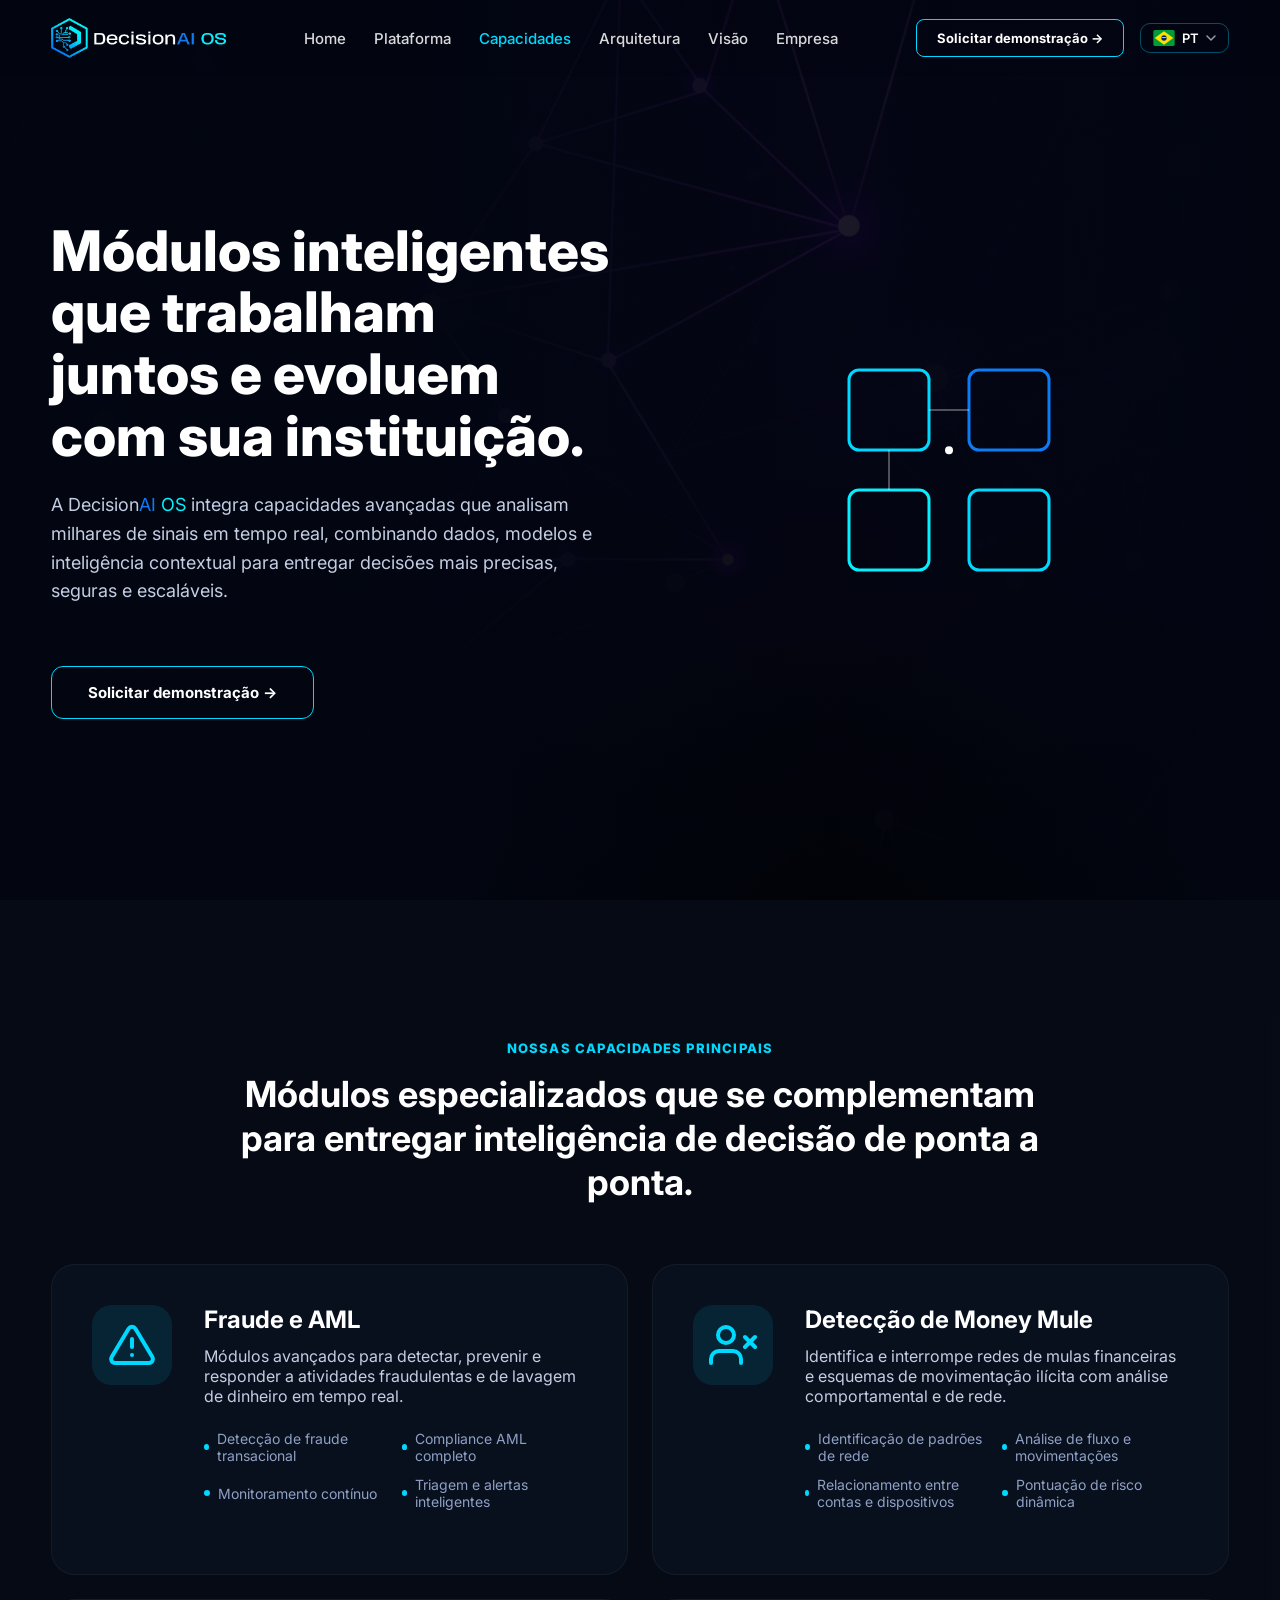
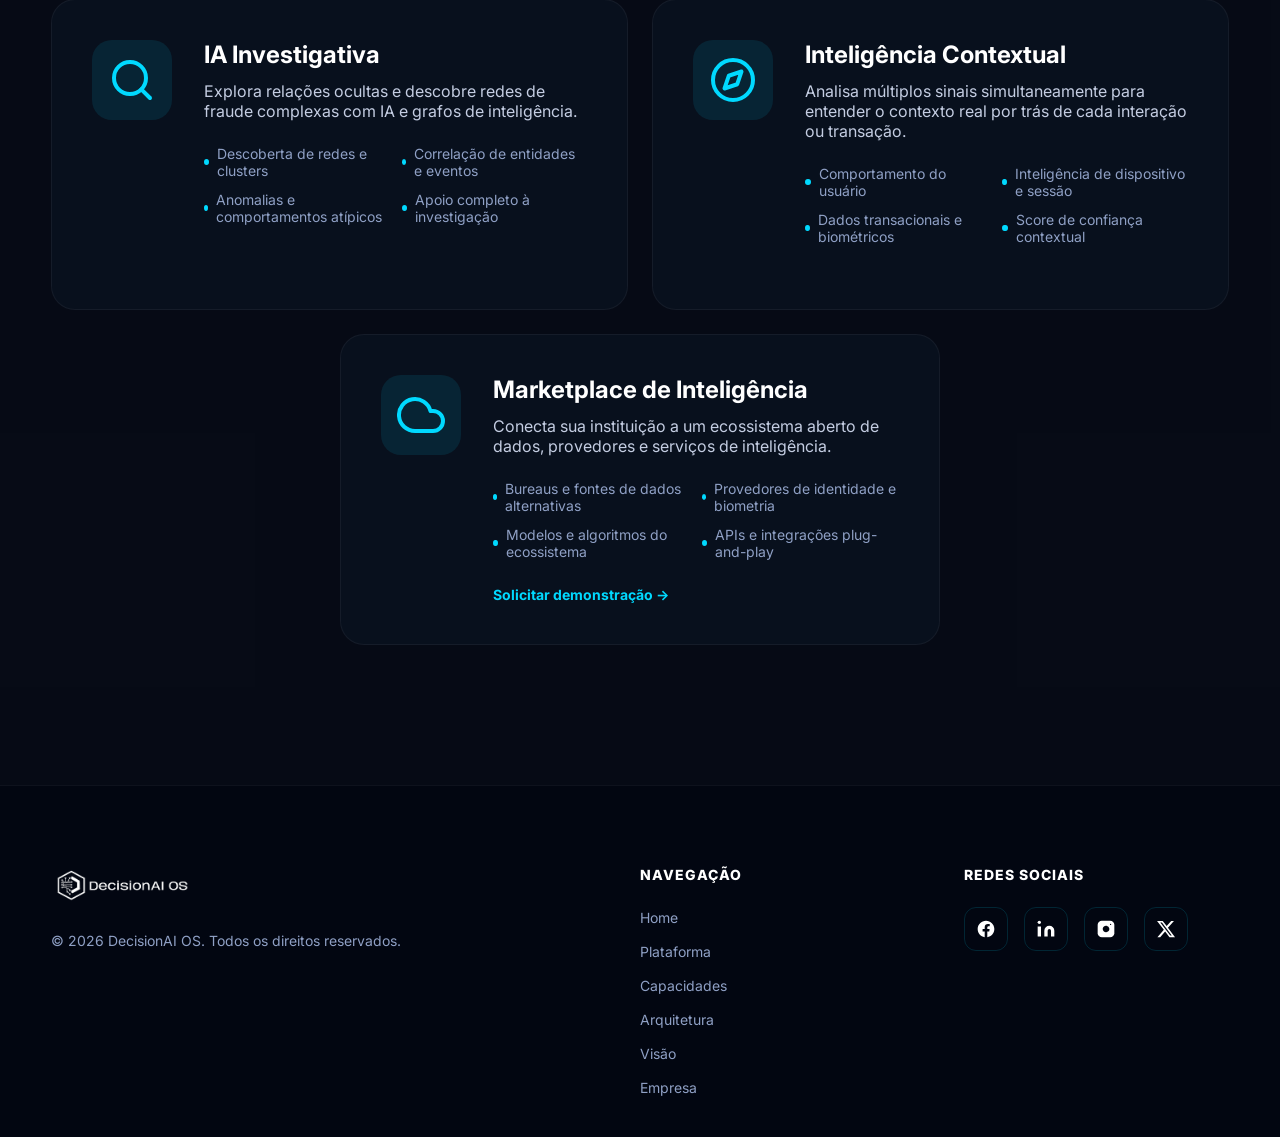
<file: capacidades.html>
<!DOCTYPE html>
<html lang="pt">

<head>
  <link rel="icon" href="assets/fav.png" type="image/png">
  <link rel="shortcut icon" href="assets/fav.png" type="image/png">
  <link rel="apple-touch-icon" href="assets/fav.png">
  <meta charset="UTF-8">
  <meta name="viewport" content="width=device-width, initial-scale=1.0">
  <meta name="description" content="Capacidades DecisionAI OS - Módulos inteligentes de decisão.">
  <title>Capacidades | DecisionAI OS</title>
  <link rel="stylesheet" href="style.css">
  <link rel="preconnect" href="https://fonts.googleapis.com">
  <link rel="preconnect" href="https://fonts.gstatic.com" crossorigin>
  <link href="https://fonts.googleapis.com/css2?family=Inter:wght@400;500;600;700;800&display=swap" rel="stylesheet">
</head>

<body>
  <div class="particles"></div>

  <header id="header">
    <div class="container nav">
      <a href="index.html" class="logo">
        <img src="assets/logo.png" alt="DecisionAI OS">
      </a>
      <ul class="menu" id="menu">
        <li><a href="index.html" data-i18n="nav.home">Home</a></li>
        <li><a href="plataforma.html" data-i18n="nav.platform">Plataforma</a></li>
        <li><a href="capacidades.html" class="active" data-i18n="nav.capabilities">Capacidades</a></li>
        <li><a href="arquitetura.html" data-i18n="nav.architecture">Arquitetura</a></li>
        <li><a href="visao.html" data-i18n="nav.vision">Visão</a></li>
        <li><a href="empresa.html" data-i18n="nav.company">Empresa</a></li>
      </ul>
      <div class="nav-right">
        <a href="index.html#contact" class="btn-small" data-i18n="nav.demo">Solicitar demonstração →</a>
        
        <!-- LANG SELECT -->
        <div class="lang-switch" id="langSwitch">
          <button type="button" class="lang-toggle" id="langToggle">
            <svg class="lang-flag" id="langFlagActive" viewBox="0 0 640 480" width="22" height="16">
              <rect width="640" height="480" fill="#009b3a" />
              <polygon points="320,40 600,240 320,440 40,240" fill="#fedf00" />
              <circle cx="320" cy="240" r="80" fill="#002776" />
              <path d="M230,240 Q320,180 410,240 Q320,220 230,240Z" fill="#fff" />
            </svg>
            <span id="langLabelActive">PT</span>
            <svg class="lang-arrow" width="10" height="6" viewBox="0 0 10 6"><path d="M1 1l4 4 4-4" stroke="currentColor" stroke-width="1.5" fill="none" stroke-linecap="round" stroke-linejoin="round"/></svg>
          </button>
          <ul class="lang-dropdown" id="langDropdown">
            <li>
              <button type="button" class="lang-option active" data-lang="pt">
                <svg viewBox="0 0 640 480" width="22" height="16">
                  <rect width="640" height="480" fill="#009b3a" />
                  <polygon points="320,40 600,240 320,440 40,240" fill="#fedf00" />
                  <circle cx="320" cy="240" r="80" fill="#002776" />
                  <path d="M230,240 Q320,180 410,240 Q320,220 230,240Z" fill="#fff" />
                </svg>
                <span>PT-BR</span>
              </button>
            </li>
            <li>
              <button type="button" class="lang-option" data-lang="en">
                <svg viewBox="0 0 640 480" width="22" height="16">
                  <rect width="640" height="480" fill="#bd3d44" />
                  <rect y="37" width="640" height="37" fill="#fff" />
                  <rect y="111" width="640" height="37" fill="#fff" />
                  <rect y="185" width="640" height="37" fill="#fff" />
                  <rect y="259" width="640" height="37" fill="#fff" />
                  <rect y="333" width="640" height="37" fill="#fff" />
                  <rect y="407" width="640" height="37" fill="#fff" />
                  <rect width="260" height="260" fill="#192f5d" />
                </svg>
                <span>EN</span>
              </button>
            </li>
            <li>
              <button type="button" class="lang-option" data-lang="es">
                <svg viewBox="0 0 640 480" width="22" height="16">
                  <rect width="640" height="480" fill="#c60b1e" />
                  <rect y="120" width="640" height="240" fill="#ffc400" />
                </svg>
                <span>ES</span>
              </button>
            </li>
          </ul>
        </div>

        <div class="hamb" id="hamb" aria-label="Menu" role="button" tabindex="0">
          <span></span><span></span><span></span>
        </div>
      </div>
    </div>
  </header>

  <section class="inner-hero section">
    <div class="overlay"></div>
    <div class="container">
      <div class="hero-content reveal">
        <h1 data-i18n="cap_p.hero_title">Módulos inteligentes que trabalham juntos e evoluem com sua instituição.</h1>
        <p data-i18n="cap_p.hero_desc">A DecisionAI OS integra capacidades avançadas que analisam milhares de sinais em tempo real, combinando dados, modelos e inteligência contextual para entregar decisões mais precisas, seguras e escaláveis.</p>
        <div class="hero-btns">
          <a href="index.html#contact" class="btn" data-i18n="nav.demo">Solicitar demonstração →</a>
        </div>
      </div>
      <div class="hero-image reveal">
        <div class="hero-svg-container">
          <svg viewBox="0 0 500 500" fill="none" xmlns="http://www.w3.org/2000/svg">
            <rect x="150" y="150" width="80" height="80" rx="10" stroke="#00d9ff" stroke-width="3" class="svg-glow"/>
            <rect x="270" y="150" width="80" height="80" rx="10" stroke="#0c7bf4" stroke-width="3" class="svg-glow"/>
            <rect x="150" y="270" width="80" height="80" rx="10" stroke="#06effe" stroke-width="3" class="svg-glow"/>
            <rect x="270" y="270" width="80" height="80" rx="10" stroke="#00d9ff" stroke-width="3" class="svg-glow"/>
            <line x1="230" y1="190" x2="270" y2="190" stroke="#fff" stroke-opacity="0.3" stroke-width="2"/>
            <line x1="190" y1="230" x2="190" y2="270" stroke="#fff" stroke-opacity="0.3" stroke-width="2"/>
            <circle cx="250" cy="250" r="4" fill="#fff">
              <animate attributeName="cy" values="250;230;250" dur="3s" repeatCount="indefinite" />
            </circle>
          </svg>
        </div>
      </div>
    </div>
  </section>

  <section class="bg-alt section">
    <div class="container">
      <div class="section-head reveal">
        <span class="mini-title" data-i18n="cap_p.main_label">NOSSAS CAPACIDADES PRINCIPAIS</span>
        <h2 data-i18n="cap_p.main_title">Módulos especializados que se complementam para entregar inteligência de decisão de ponta a ponta.</h2>
      </div>

      <div class="grid-2">
        <!-- Módulo 1 -->
        <div class="cap-detail-card reveal">
          <div class="cap-icon">
            <svg xmlns="http://www.w3.org/2000/svg" viewBox="0 0 24 24" fill="none" stroke="currentColor" stroke-width="2" stroke-linecap="round" stroke-linejoin="round" style="width: 48px; height: 48px; color: #00d9ff;"><path d="M10.29 3.86L1.82 18a2 2 0 0 0 1.71 3h16.94a2 2 0 0 0 1.71-3L13.71 3.86a2 2 0 0 0-3.42 0z"></path><line x1="12" y1="9" x2="12" y2="13"></line><line x1="12" y1="17" x2="12.01" y2="17"></line></svg>
          </div>
          <div class="cap-info">
            <h3 data-i18n="cap_p.m1_title">Fraude e AML</h3>
            <p data-i18n="cap_p.m1_desc">Módulos avançados para detectar, prevenir e responder a atividades fraudulentas e de lavagem de dinheiro em tempo real.</p>
            <ul>
              <li data-i18n="cap_p.m1_l1">Detecção de fraude transacional</li>
              <li data-i18n="cap_p.m1_l2">Compliance AML completo</li>
              <li data-i18n="cap_p.m1_l3">Monitoramento contínuo</li>
              <li data-i18n="cap_p.m1_l4">Triagem e alertas inteligentes</li>
            </ul>
          </div>
        </div>

        <!-- Módulo 2 -->
        <div class="cap-detail-card reveal">
          <div class="cap-icon">
            <svg xmlns="http://www.w3.org/2000/svg" viewBox="0 0 24 24" fill="none" stroke="currentColor" stroke-width="2" stroke-linecap="round" stroke-linejoin="round" style="width: 48px; height: 48px; color: #00d9ff;"><path d="M16 21v-2a4 4 0 0 0-4-4H5a4 4 0 0 0-4 4v2"></path><circle cx="8.5" cy="7" r="4"></circle><line x1="18" y1="8" x2="23" y2="13"></line><line x1="23" y1="8" x2="18" y2="13"></line></svg>
          </div>
          <div class="cap-info">
            <h3 data-i18n="cap_p.m2_title">Detecção de Money Mule</h3>
            <p data-i18n="cap_p.m2_desc">Identifica e interrompe redes de mulas financeiras e esquemas de movimentação ilícita com análise comportamental e de rede.</p>
            <ul>
              <li data-i18n="cap_p.m2_l1">Identificação de padrões de rede</li>
              <li data-i18n="cap_p.m2_l2">Análise de fluxo e movimentações</li>
              <li data-i18n="cap_p.m2_l3">Relacionamento entre contas e dispositivos</li>
              <li data-i18n="cap_p.m2_l4">Pontuação de risco dinâmica</li>
            </ul>
          </div>
        </div>

        <!-- Módulo 3 -->
        <div class="cap-detail-card reveal">
          <div class="cap-icon">
            <svg xmlns="http://www.w3.org/2000/svg" viewBox="0 0 24 24" fill="none" stroke="currentColor" stroke-width="2" stroke-linecap="round" stroke-linejoin="round" style="width: 48px; height: 48px; color: #00d9ff;"><circle cx="11" cy="11" r="8"></circle><line x1="21" y1="21" x2="16.65" y2="16.65"></line></svg>
          </div>
          <div class="cap-info">
            <h3 data-i18n="cap_p.m3_title">IA Investigativa</h3>
            <p data-i18n="cap_p.m3_desc">Explora relações ocultas e descobre redes de fraude complexas com IA e grafos de inteligência.</p>
            <ul>
              <li data-i18n="cap_p.m3_l1">Descoberta de redes e clusters</li>
              <li data-i18n="cap_p.m3_l2">Correlação de entidades e eventos</li>
              <li data-i18n="cap_p.m3_l3">Anomalias e comportamentos atípicos</li>
              <li data-i18n="cap_p.m3_l4">Apoio completo à investigação</li>
            </ul>
          </div>
        </div>

        <!-- Módulo 4 -->
        <div class="cap-detail-card reveal">
          <div class="cap-icon">
            <svg xmlns="http://www.w3.org/2000/svg" viewBox="0 0 24 24" fill="none" stroke="currentColor" stroke-width="2" stroke-linecap="round" stroke-linejoin="round" style="width: 48px; height: 48px; color: #00d9ff;"><circle cx="12" cy="12" r="10"></circle><polygon points="16.24 7.76 14.12 14.12 7.76 16.24 9.88 9.88 16.24 7.76"></polygon></svg>
          </div>
          <div class="cap-info">
            <h3 data-i18n="cap_p.m4_title">Inteligência Contextual</h3>
            <p data-i18n="cap_p.m4_desc">Analisa múltiplos sinais simultaneamente para entender o contexto real por trás de cada interação ou transação.</p>
            <ul>
              <li data-i18n="cap_p.m4_l1">Comportamento do usuário</li>
              <li data-i18n="cap_p.m4_l2">Inteligência de dispositivo e sessão</li>
              <li data-i18n="cap_p.m4_l3">Dados transacionais e biométricos</li>
              <li data-i18n="cap_p.m4_l4">Score de confiança contextual</li>
            </ul>
          </div>
        </div>

        <!-- Módulo 5 -->
        <div class="cap-detail-card reveal" style="grid-column: 1 / -1; max-width: 600px; margin: 0 auto;">
          <div class="cap-icon">
            <svg xmlns="http://www.w3.org/2000/svg" viewBox="0 0 24 24" fill="none" stroke="currentColor" stroke-width="2" stroke-linecap="round" stroke-linejoin="round" style="width: 48px; height: 48px; color: #00d9ff;"><path d="M18 10h-1.26A8 8 0 1 0 9 20h9a5 5 0 0 0 0-10z"></path></svg>
          </div>
          <div class="cap-info">
            <h3 data-i18n="cap_p.m5_title">Marketplace de Inteligência</h3>
            <p data-i18n="cap_p.m5_desc">Conecta sua instituição a um ecossistema aberto de dados, provedores e serviços de inteligência.</p>
            <ul>
              <li data-i18n="cap_p.m5_l1">Bureaus e fontes de dados alternativas</li>
              <li data-i18n="cap_p.m5_l2">Provedores de identidade e biometria</li>
              <li data-i18n="cap_p.m5_l3">Modelos e algoritmos do ecossistema</li>
              <li data-i18n="cap_p.m5_l4">APIs e integrações plug-and-play</li>
            </ul>
            <a href="index.html#contact" class="link-arrow" data-i18n="nav.demo">Solicitar demonstração →</a>
          </div>
        </div>
      </div>
    </div>
  </section>

  <footer class="site-footer">
    <div class="container footer-grid">
      <div class="footer-brand">
        <img src="assets/logob.png" alt="DecisionAI OS">
        <p data-i18n="footer.copy">© 2026 DecisionAI OS. Todos os direitos reservados.</p>
      </div>
      <div>
        <h4 class="footer-title" data-i18n="footer.nav_title">Navegação</h4>
        <ul class="footer-links">
          <li><a href="index.html" data-i18n="nav.home">Home</a></li>
          <li><a href="plataforma.html" data-i18n="nav.platform">Plataforma</a></li>
          <li><a href="capacidades.html" data-i18n="nav.capabilities">Capacidades</a></li>
          <li><a href="arquitetura.html" data-i18n="nav.architecture">Arquitetura</a></li>
          <li><a href="visao.html" data-i18n="nav.vision">Visão</a></li>
          <li><a href="empresa.html" data-i18n="nav.company">Empresa</a></li>
        </ul>
      </div>
      <div>
        <h4 class="footer-title" data-i18n="footer.social_title">Redes Sociais</h4>
        <div class="social-icons">
          <a href="#" target="_blank" aria-label="Facebook">
            <svg xmlns="http://www.w3.org/2000/svg" width="20" height="20" fill="currentColor" viewBox="0 0 24 24"><path d="M22 12c0-5.523-4.477-10-10-10S2 6.477 2 12c0 4.991 3.657 9.128 8.438 9.878v-6.987H7.898v-2.89h2.54V9.797c0-2.506 1.492-3.89 3.777-3.89 1.094 0 2.238.195 2.238.195v2.46h-1.26c-1.243 0-1.63.771-1.63 1.562V12h2.773l-.443 2.89h-2.33v6.988C18.343 21.128 22 16.991 22 12z"/></svg>
          </a>
          <a href="#" target="_blank" aria-label="LinkedIn">
            <svg xmlns="http://www.w3.org/2000/svg" width="20" height="20" fill="currentColor" viewBox="0 0 24 24"><path d="M16 8a6 6 0 0 1 6 6v7h-4v-7a2 2 0 0 0-2-2 2 2 0 0 0-2 2v7h-4v-7a6 6 0 0 1 6-6zM2 9h4v12H2z"/><circle cx="4" cy="4" r="2"/></svg>
          </a>
          <a href="#" target="_blank" aria-label="Instagram">
            <svg xmlns="http://www.w3.org/2000/svg" width="20" height="20" fill="currentColor" viewBox="0 0 24 24"><rect x="2" y="2" width="20" height="20" rx="5" ry="5"/><path fill="#020611" d="M16 11.37A4 4 0 1 1 12.63 8 4 4 0 0 1 16 11.37z"/><line x1="17.5" y1="6.5" x2="17.51" y2="6.5" stroke="#020611" stroke-width="1.5" stroke-linecap="round"/></svg>
          </a>
          <a href="#" target="_blank" aria-label="Twitter / X">
            <svg xmlns="http://www.w3.org/2000/svg" width="20" height="20" fill="currentColor" viewBox="0 0 24 24"><path d="M18.244 2.25h3.308l-7.227 8.26 8.502 11.24H16.17l-5.214-6.817L4.99 21.75H1.68l7.73-8.835L1.254 2.25H8.08l4.713 6.231zm-1.161 17.52h1.833L7.084 4.126H5.117z"/></svg>
          </a>
        </div>
      </div>
    </div>
  </footer>

  <script src="script.js"></script>
</body>

</html>
</file>
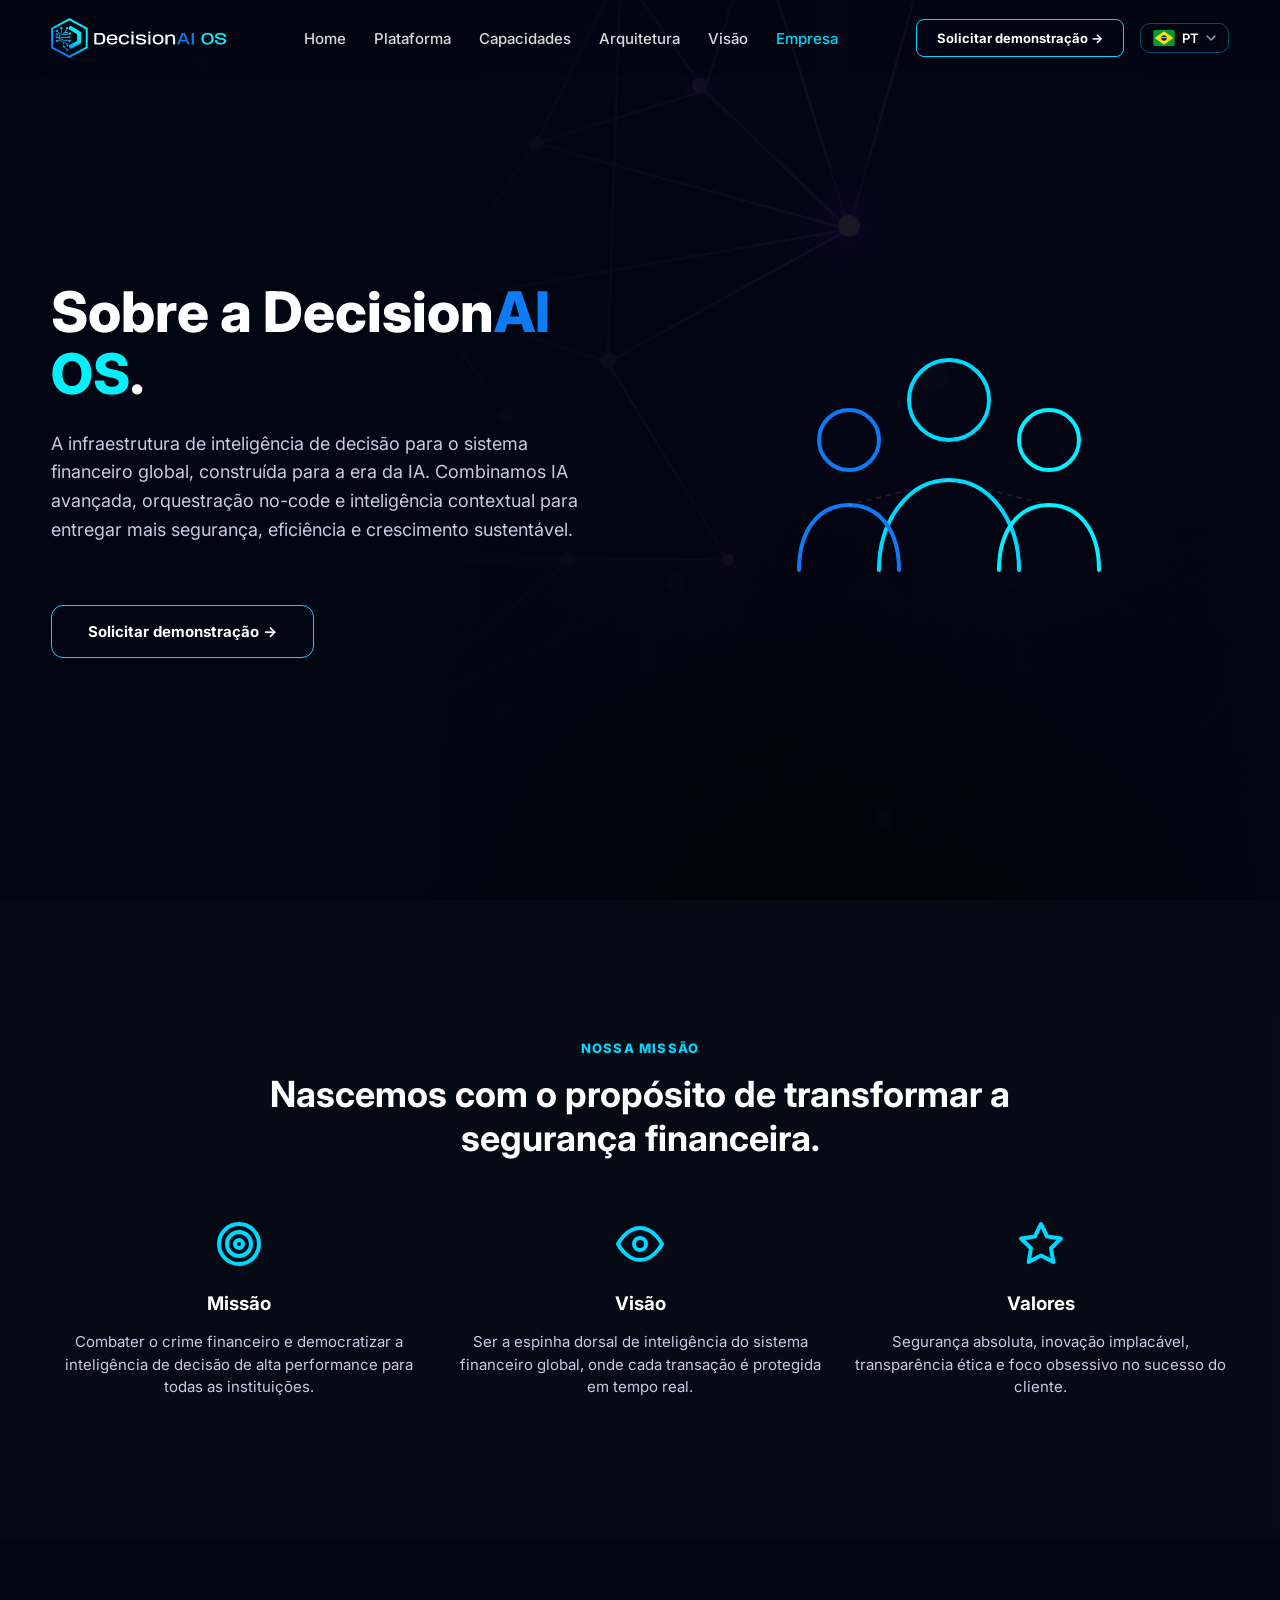
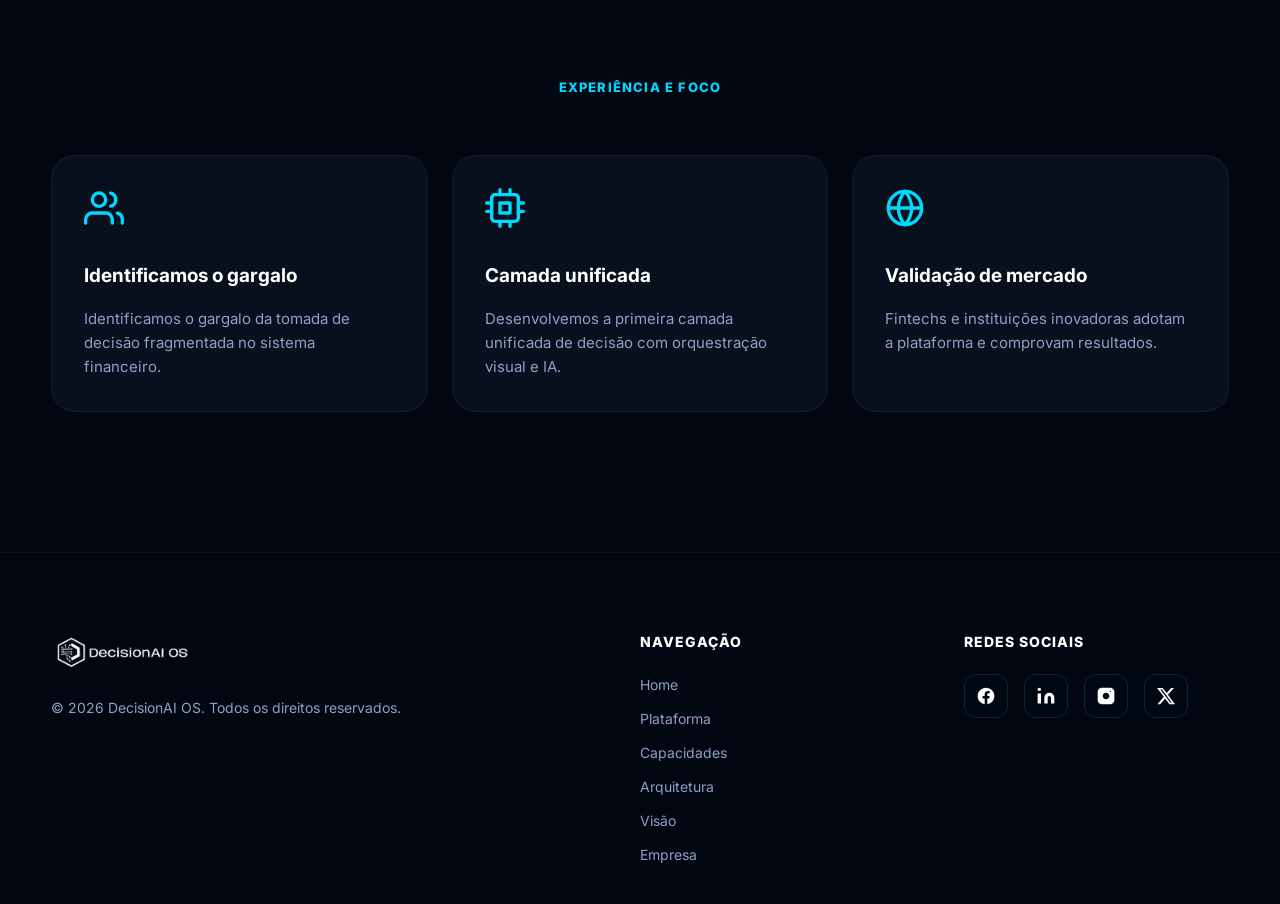
<file: empresa.html>
<!DOCTYPE html>
<html lang="pt">

<head>
  <link rel="icon" href="assets/fav.png" type="image/png">
  <link rel="shortcut icon" href="assets/fav.png" type="image/png">
  <link rel="apple-touch-icon" href="assets/fav.png">
  <meta charset="UTF-8">
  <meta name="viewport" content="width=device-width, initial-scale=1.0">
  <meta name="description" content="Sobre a DecisionAI OS - Nossa missão, visão e equipe.">
  <title>Empresa | DecisionAI OS</title>
  <link rel="stylesheet" href="style.css">
  <link rel="preconnect" href="https://fonts.googleapis.com">
  <link rel="preconnect" href="https://fonts.gstatic.com" crossorigin>
  <link href="https://fonts.googleapis.com/css2?family=Inter:wght@400;500;600;700;800&display=swap" rel="stylesheet">
</head>

<body>
  <div class="particles"></div>

  <header id="header">
    <div class="container nav">
      <a href="index.html" class="logo">
        <img src="assets/logo.png" alt="DecisionAI OS">
      </a>
      <ul class="menu" id="menu">
        <li><a href="index.html" data-i18n="nav.home">Home</a></li>
        <li><a href="plataforma.html" data-i18n="nav.platform">Plataforma</a></li>
        <li><a href="capacidades.html" data-i18n="nav.capabilities">Capacidades</a></li>
        <li><a href="arquitetura.html" data-i18n="nav.architecture">Arquitetura</a></li>
        <li><a href="visao.html" data-i18n="nav.vision">Visão</a></li>
        <li><a href="empresa.html" class="active" data-i18n="nav.company">Empresa</a></li>
      </ul>
      <div class="nav-right">
        <a href="index.html#contact" class="btn-small" data-i18n="nav.demo">Solicitar demonstração →</a>
        
        <!-- LANG SELECT -->
        <div class="lang-switch" id="langSwitch">
          <button type="button" class="lang-toggle" id="langToggle">
            <svg class="lang-flag" id="langFlagActive" viewBox="0 0 640 480" width="22" height="16">
              <rect width="640" height="480" fill="#009b3a" />
              <polygon points="320,40 600,240 320,440 40,240" fill="#fedf00" />
              <circle cx="320" cy="240" r="80" fill="#002776" />
              <path d="M230,240 Q320,180 410,240 Q320,220 230,240Z" fill="#fff" />
            </svg>
            <span id="langLabelActive">PT</span>
            <svg class="lang-arrow" width="10" height="6" viewBox="0 0 10 6"><path d="M1 1l4 4 4-4" stroke="currentColor" stroke-width="1.5" fill="none" stroke-linecap="round" stroke-linejoin="round"/></svg>
          </button>
          <ul class="lang-dropdown" id="langDropdown">
            <li>
              <button type="button" class="lang-option active" data-lang="pt">
                <svg viewBox="0 0 640 480" width="22" height="16">
                  <rect width="640" height="480" fill="#009b3a" />
                  <polygon points="320,40 600,240 320,440 40,240" fill="#fedf00" />
                  <circle cx="320" cy="240" r="80" fill="#002776" />
                  <path d="M230,240 Q320,180 410,240 Q320,220 230,240Z" fill="#fff" />
                </svg>
                <span>PT-BR</span>
              </button>
            </li>
            <li>
              <button type="button" class="lang-option" data-lang="en">
                <svg viewBox="0 0 640 480" width="22" height="16">
                  <rect width="640" height="480" fill="#bd3d44" />
                  <rect y="37" width="640" height="37" fill="#fff" />
                  <rect y="111" width="640" height="37" fill="#fff" />
                  <rect y="185" width="640" height="37" fill="#fff" />
                  <rect y="259" width="640" height="37" fill="#fff" />
                  <rect y="333" width="640" height="37" fill="#fff" />
                  <rect y="407" width="640" height="37" fill="#fff" />
                  <rect width="260" height="260" fill="#192f5d" />
                </svg>
                <span>EN</span>
              </button>
            </li>
            <li>
              <button type="button" class="lang-option" data-lang="es">
                <svg viewBox="0 0 640 480" width="22" height="16">
                  <rect width="640" height="480" fill="#c60b1e" />
                  <rect y="120" width="640" height="240" fill="#ffc400" />
                </svg>
                <span>ES</span>
              </button>
            </li>
          </ul>
        </div>

        <div class="hamb" id="hamb" aria-label="Menu" role="button" tabindex="0">
          <span></span><span></span><span></span>
        </div>
      </div>
    </div>
  </header>

  <section class="inner-hero section">
    <div class="overlay"></div>
    <div class="container">
      <div class="hero-content reveal">
        <h1 data-i18n="emp.hero_title">Sobre a DecisionAI OS.</h1>
        <p data-i18n="emp.hero_desc">A infraestrutura de inteligência de decisão para o sistema financeiro global, construída para a era da IA. Combinamos IA avançada, orquestração no-code e inteligência contextual para entregar mais segurança, eficiência e crescimento sustentável.</p>
        <div class="hero-btns">
          <a href="index.html#contact" class="btn" data-i18n="nav.demo">Solicitar demonstração →</a>
        </div>
      </div>
      <div class="hero-image reveal">
        <div class="hero-svg-container">
          <svg viewBox="0 0 500 500" fill="none" xmlns="http://www.w3.org/2000/svg">
            <!-- Person 1 (Center) -->
            <circle cx="250" cy="180" r="40" stroke="#00d9ff" stroke-width="4"/>
            <path d="M180 350C180 300 210 260 250 260C290 260 320 300 320 350" stroke="#00d9ff" stroke-width="4" stroke-linecap="round"/>
            
            <!-- Person 2 (Left) -->
            <circle cx="150" cy="220" r="30" stroke="#0c7bf4" stroke-width="4"/>
            <path d="M100 350C100 310 120 285 150 285C180 285 200 310 200 350" stroke="#0c7bf4" stroke-width="4" stroke-linecap="round"/>
            
            <!-- Person 3 (Right) -->
            <circle cx="350" cy="220" r="30" stroke="#06effe" stroke-width="4"/>
            <path d="M300 350C300 310 320 285 350 285C380 285 400 310 400 350" stroke="#06effe" stroke-width="4" stroke-linecap="round"/>
            
            <!-- Connection Lines -->
            <path d="M250 260L150 285" stroke="#fff" stroke-opacity="0.1" stroke-width="2" stroke-dasharray="5 5"/>
            <path d="M250 260L350 285" stroke="#fff" stroke-opacity="0.1" stroke-width="2" stroke-dasharray="5 5"/>
          </svg>
        </div>
      </div>
    </div>
  </section>

  <section class="bg-alt section">
    <div class="container">
      <div class="section-head reveal">
        <span class="mini-title" data-i18n="emp.journey_label">NOSSA JORNADA</span>
        <h2 data-i18n="emp.journey_title">Nascemos com o propósito de transformar a segurança financeira.</h2>
      </div>

      <div class="grid-3">
        <div class="benefit-item-v reveal">
          <svg xmlns="http://www.w3.org/2000/svg" viewBox="0 0 24 24" fill="none" stroke="currentColor" stroke-width="2" stroke-linecap="round" stroke-linejoin="round" style="width: 48px; height: 48px; color: #00d9ff; margin-bottom: 8px;"><circle cx="12" cy="12" r="10"></circle><circle cx="12" cy="12" r="6"></circle><circle cx="12" cy="12" r="2"></circle></svg>
          <h3 data-i18n="emp.v1_title">Missão</h3>
          <p data-i18n="emp.v1_desc">Combater o crime financeiro e democratizar a inteligência de decisão de alta performance para todas as instituições.</p>
        </div>
        <div class="benefit-item-v reveal">
          <svg xmlns="http://www.w3.org/2000/svg" viewBox="0 0 24 24" fill="none" stroke="currentColor" stroke-width="2" stroke-linecap="round" stroke-linejoin="round" style="width: 48px; height: 48px; color: #00d9ff; margin-bottom: 8px;"><path d="M1 12s4-8 11-8 11 8 11 8-4 8-11 8-11-8-11-8z"></path><circle cx="12" cy="12" r="3"></circle></svg>
          <h3 data-i18n="emp.v2_title">Visão</h3>
          <p data-i18n="emp.v2_desc">Ser a espinha dorsal de inteligência do sistema financeiro global, onde cada transação é protegida em tempo real.</p>
        </div>
        <div class="benefit-item-v reveal">
          <svg xmlns="http://www.w3.org/2000/svg" viewBox="0 0 24 24" fill="none" stroke="currentColor" stroke-width="2" stroke-linecap="round" stroke-linejoin="round" style="width: 48px; height: 48px; color: #00d9ff; margin-bottom: 8px;"><polygon points="12 2 15.09 8.26 22 9.27 17 14.14 18.18 21.02 12 17.77 5.82 21.02 7 14.14 2 9.27 8.91 8.26 12 2"></polygon></svg>
          <h3 data-i18n="emp.v3_title">Valores</h3>
          <p data-i18n="emp.v3_desc">Segurança absoluta, inovação implacável, transparência ética e foco obsessivo no sucesso do cliente.</p>
        </div>
      </div>
    </div>
  </section>

  <section class="section">
    <div class="container">
      <div class="section-head reveal">
        <span class="mini-title" data-i18n="emp.team_label">EXPERIÊNCIA E FOCO</span>
      </div>
      <div class="grid-3">
        <div class="feature-card-v reveal">
          <svg xmlns="http://www.w3.org/2000/svg" viewBox="0 0 24 24" fill="none" stroke="currentColor" stroke-width="2" stroke-linecap="round" stroke-linejoin="round" style="width: 40px; height: 40px; color: #00d9ff; margin-bottom: 16px;"><path d="M17 21v-2a4 4 0 0 0-4-4H5a4 4 0 0 0-4 4v2"></path><circle cx="9" cy="7" r="4"></circle><path d="M23 21v-2a4 4 0 0 0-3-3.87"></path><path d="M16 3.13a4 4 0 0 1 0 7.75"></path></svg>
          <h3 data-i18n="emp.t1_title">Time de Especialistas</h3>
          <p data-i18n="emp.t1_desc">Contamos com engenheiros, cientistas de dados e especialistas em compliance com vasta experiência no setor financeiro.</p>
        </div>
        <div class="feature-card-v reveal">
          <svg xmlns="http://www.w3.org/2000/svg" viewBox="0 0 24 24" fill="none" stroke="currentColor" stroke-width="2" stroke-linecap="round" stroke-linejoin="round" style="width: 40px; height: 40px; color: #00d9ff; margin-bottom: 16px;"><rect x="4" y="4" width="16" height="16" rx="2" ry="2"></rect><rect x="9" y="9" width="6" height="6"></rect><line x1="9" y1="1" x2="9" y2="4"></line><line x1="15" y1="1" x2="15" y2="4"></line><line x1="9" y1="20" x2="9" y2="23"></line><line x1="15" y1="20" x2="15" y2="23"></line><line x1="20" y1="9" x2="23" y2="9"></line><line x1="20" y1="14" x2="23" y2="14"></line><line x1="1" y1="9" x2="4" y2="9"></line><line x1="1" y1="14" x2="4" y2="14"></line></svg>
          <h3 data-i18n="emp.t2_title">Tecnologia Proprietária</h3>
          <p data-i18n="emp.t2_desc">Desenvolvemos cada linha de código focando em latência mínima e máxima precisão preditiva.</p>
        </div>
        <div class="feature-card-v reveal">
          <svg xmlns="http://www.w3.org/2000/svg" viewBox="0 0 24 24" fill="none" stroke="currentColor" stroke-width="2" stroke-linecap="round" stroke-linejoin="round" style="width: 40px; height: 40px; color: #00d9ff; margin-bottom: 16px;"><circle cx="12" cy="12" r="10"></circle><line x1="2" y1="12" x2="22" y2="12"></line><path d="M12 2a15.3 15.3 0 0 1 4 10 15.3 15.3 0 0 1-4 10 15.3 15.3 0 0 1-4-10 15.3 15.3 0 0 1 4-10z"></path></svg>
          <h3 data-i18n="emp.t3_title">Alcance Global</h3>
          <p data-i18n="emp.t3_desc">Nossa infraestrutura cloud-native permite atender instituições em qualquer lugar do mundo com alta disponibilidade.</p>
        </div>
      </div>
    </div>
  </section>

  <footer class="site-footer">
    <div class="container footer-grid">
      <div class="footer-brand">
        <img src="assets/logob.png" alt="DecisionAI OS">
        <p data-i18n="footer.copy">© 2026 DecisionAI OS. Todos os direitos reservados.</p>
      </div>
      <div>
        <h4 class="footer-title" data-i18n="footer.nav_title">Navegação</h4>
        <ul class="footer-links">
          <li><a href="index.html" data-i18n="nav.home">Home</a></li>
          <li><a href="plataforma.html" data-i18n="nav.platform">Plataforma</a></li>
          <li><a href="capacidades.html" data-i18n="nav.capabilities">Capacidades</a></li>
          <li><a href="arquitetura.html" data-i18n="nav.architecture">Arquitetura</a></li>
          <li><a href="visao.html" data-i18n="nav.vision">Visão</a></li>
          <li><a href="empresa.html" data-i18n="nav.company">Empresa</a></li>
        </ul>
      </div>
      <div>
        <h4 class="footer-title" data-i18n="footer.social_title">Redes Sociais</h4>
        <div class="social-icons">
          <a href="#" target="_blank" aria-label="Facebook">
            <svg xmlns="http://www.w3.org/2000/svg" width="20" height="20" fill="currentColor" viewBox="0 0 24 24"><path d="M22 12c0-5.523-4.477-10-10-10S2 6.477 2 12c0 4.991 3.657 9.128 8.438 9.878v-6.987H7.898v-2.89h2.54V9.797c0-2.506 1.492-3.89 3.777-3.89 1.094 0 2.238.195 2.238.195v2.46h-1.26c-1.243 0-1.63.771-1.63 1.562V12h2.773l-.443 2.89h-2.33v6.988C18.343 21.128 22 16.991 22 12z"/></svg>
          </a>
          <a href="#" target="_blank" aria-label="LinkedIn">
            <svg xmlns="http://www.w3.org/2000/svg" width="20" height="20" fill="currentColor" viewBox="0 0 24 24"><path d="M16 8a6 6 0 0 1 6 6v7h-4v-7a2 2 0 0 0-2-2 2 2 0 0 0-2 2v7h-4v-7a6 6 0 0 1 6-6zM2 9h4v12H2z"/><circle cx="4" cy="4" r="2"/></svg>
          </a>
          <a href="#" target="_blank" aria-label="Instagram">
            <svg xmlns="http://www.w3.org/2000/svg" width="20" height="20" fill="currentColor" viewBox="0 0 24 24"><rect x="2" y="2" width="20" height="20" rx="5" ry="5"/><path fill="#020611" d="M16 11.37A4 4 0 1 1 12.63 8 4 4 0 0 1 16 11.37z"/><line x1="17.5" y1="6.5" x2="17.51" y2="6.5" stroke="#020611" stroke-width="1.5" stroke-linecap="round"/></svg>
          </a>
          <a href="#" target="_blank" aria-label="Twitter / X">
            <svg xmlns="http://www.w3.org/2000/svg" width="20" height="20" fill="currentColor" viewBox="0 0 24 24"><path d="M18.244 2.25h3.308l-7.227 8.26 8.502 11.24H16.17l-5.214-6.817L4.99 21.75H1.68l7.73-8.835L1.254 2.25H8.08l4.713 6.231zm-1.161 17.52h1.833L7.084 4.126H5.117z"/></svg>
          </a>
        </div>
      </div>
    </div>
  </footer>

  <script src="script.js"></script>
</body>

</html>
</file>
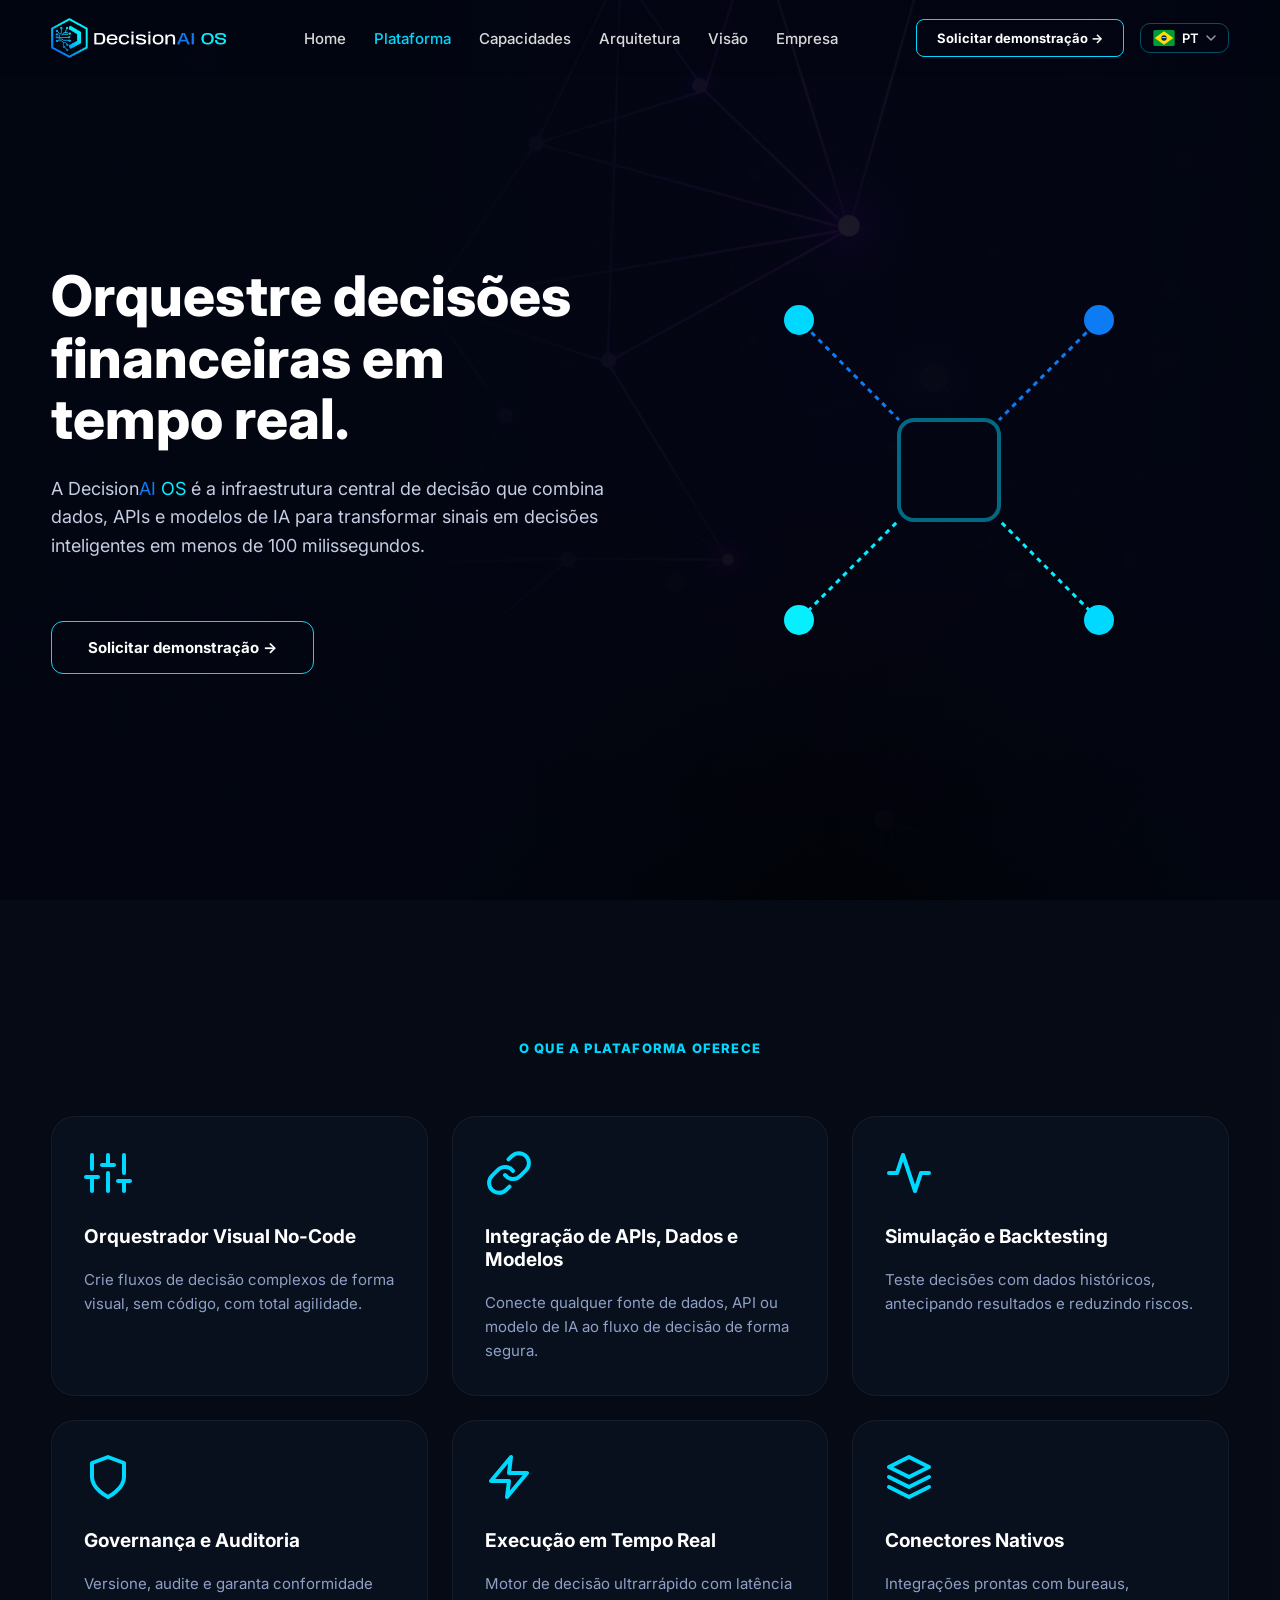
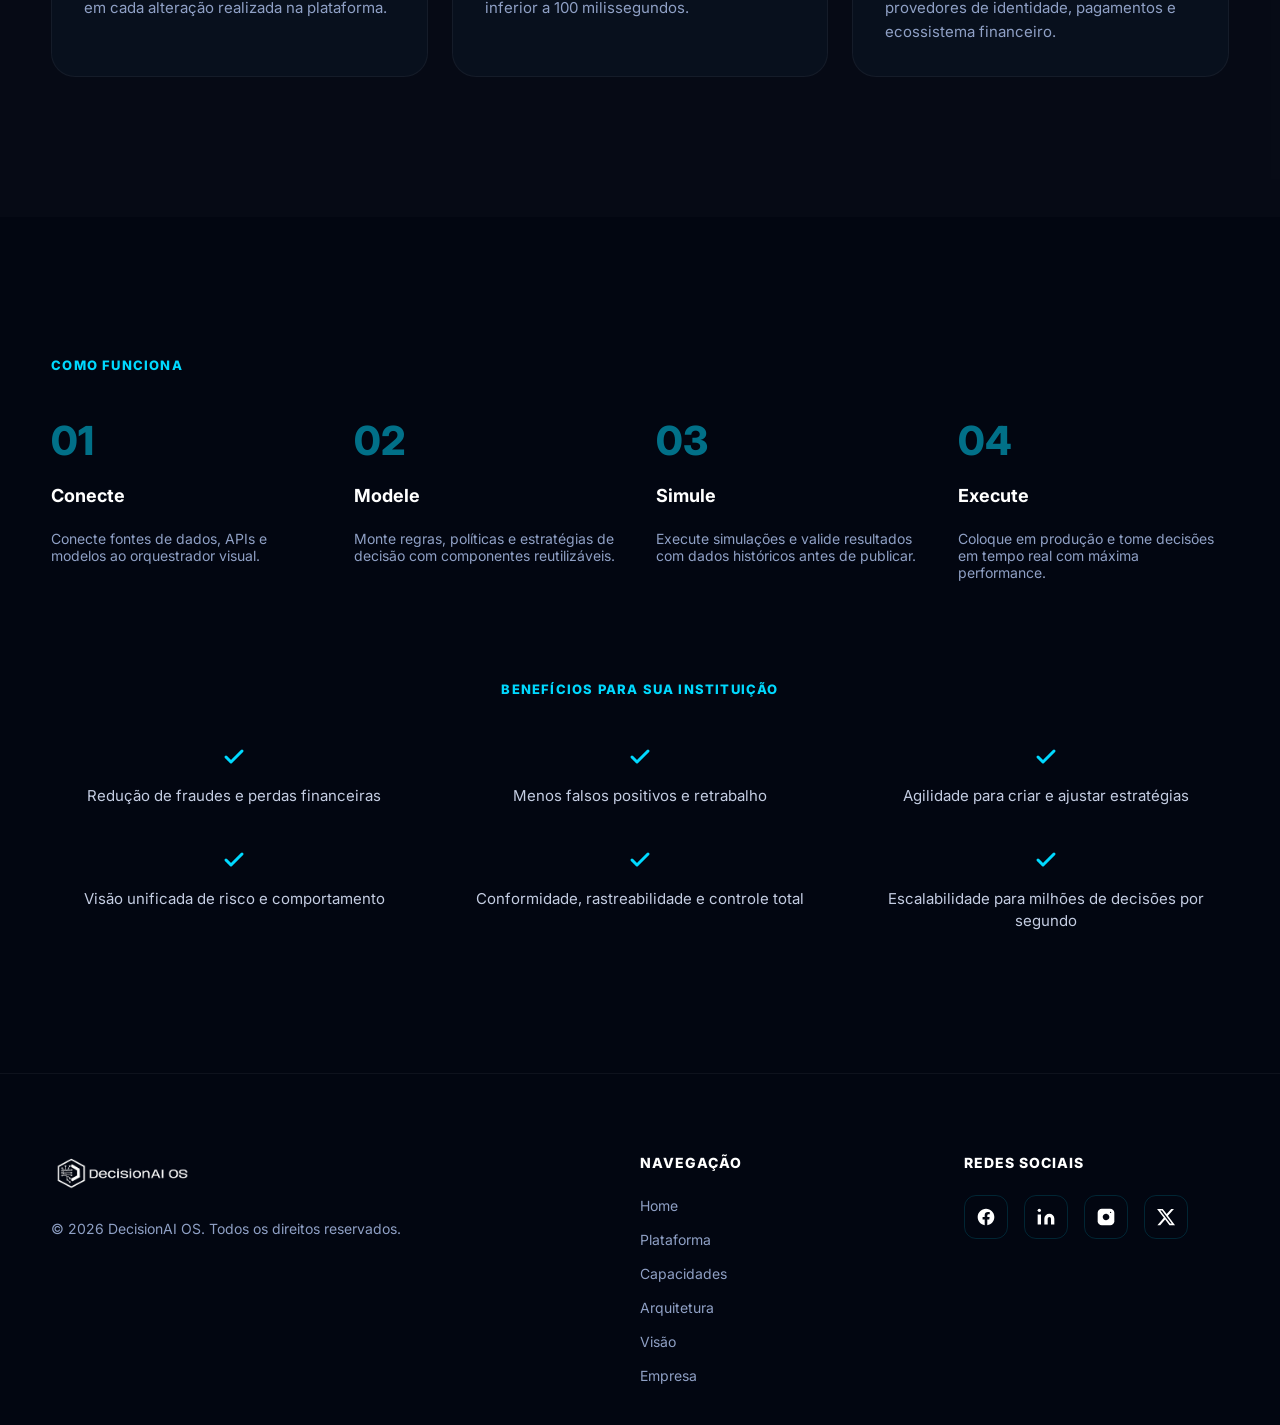
<file: plataforma.html>
<!DOCTYPE html>
<html lang="pt">

<head>
  <link rel="icon" href="assets/fav.png" type="image/png">
  <link rel="shortcut icon" href="assets/fav.png" type="image/png">
  <link rel="apple-touch-icon" href="assets/fav.png">
  <meta charset="UTF-8">
  <meta name="viewport" content="width=device-width, initial-scale=1.0">
  <meta name="description" content="Plataforma DecisionAI OS - Orquestração de decisões em tempo real.">
  <title>Plataforma | DecisionAI OS</title>
  <link rel="stylesheet" href="style.css">
  <link rel="preconnect" href="https://fonts.googleapis.com">
  <link rel="preconnect" href="https://fonts.gstatic.com" crossorigin>
  <link href="https://fonts.googleapis.com/css2?family=Inter:wght@400;500;600;700;800&display=swap" rel="stylesheet">
</head>

<body>
  <div class="particles"></div>

  <header id="header">
    <div class="container nav">
      <a href="index.html" class="logo">
        <img src="assets/logo.png" alt="DecisionAI OS">
      </a>
      <ul class="menu" id="menu">
        <li><a href="index.html" data-i18n="nav.home">Home</a></li>
        <li><a href="plataforma.html" class="active" data-i18n="nav.platform">Plataforma</a></li>
        <li><a href="capacidades.html" data-i18n="nav.capabilities">Capacidades</a></li>
        <li><a href="arquitetura.html" data-i18n="nav.architecture">Arquitetura</a></li>
        <li><a href="visao.html" data-i18n="nav.vision">Visão</a></li>
        <li><a href="empresa.html" data-i18n="nav.company">Empresa</a></li>
      </ul>
      <div class="nav-right">
        <a href="index.html#contact" class="btn-small" data-i18n="nav.demo">Solicitar demonstração →</a>
        
        <!-- LANG SELECT -->
        <div class="lang-switch" id="langSwitch">
          <button type="button" class="lang-toggle" id="langToggle">
            <svg class="lang-flag" id="langFlagActive" viewBox="0 0 640 480" width="22" height="16">
              <rect width="640" height="480" fill="#009b3a" />
              <polygon points="320,40 600,240 320,440 40,240" fill="#fedf00" />
              <circle cx="320" cy="240" r="80" fill="#002776" />
              <path d="M230,240 Q320,180 410,240 Q320,220 230,240Z" fill="#fff" />
            </svg>
            <span id="langLabelActive">PT</span>
            <svg class="lang-arrow" width="10" height="6" viewBox="0 0 10 6"><path d="M1 1l4 4 4-4" stroke="currentColor" stroke-width="1.5" fill="none" stroke-linecap="round" stroke-linejoin="round"/></svg>
          </button>
          <ul class="lang-dropdown" id="langDropdown">
            <li>
              <button type="button" class="lang-option active" data-lang="pt">
                <svg viewBox="0 0 640 480" width="22" height="16">
                  <rect width="640" height="480" fill="#009b3a" />
                  <polygon points="320,40 600,240 320,440 40,240" fill="#fedf00" />
                  <circle cx="320" cy="240" r="80" fill="#002776" />
                  <path d="M230,240 Q320,180 410,240 Q320,220 230,240Z" fill="#fff" />
                </svg>
                <span>PT-BR</span>
              </button>
            </li>
            <li>
              <button type="button" class="lang-option" data-lang="en">
                <svg viewBox="0 0 640 480" width="22" height="16">
                  <rect width="640" height="480" fill="#bd3d44" />
                  <rect y="37" width="640" height="37" fill="#fff" />
                  <rect y="111" width="640" height="37" fill="#fff" />
                  <rect y="185" width="640" height="37" fill="#fff" />
                  <rect y="259" width="640" height="37" fill="#fff" />
                  <rect y="333" width="640" height="37" fill="#fff" />
                  <rect y="407" width="640" height="37" fill="#fff" />
                  <rect width="260" height="260" fill="#192f5d" />
                </svg>
                <span>EN</span>
              </button>
            </li>
            <li>
              <button type="button" class="lang-option" data-lang="es">
                <svg viewBox="0 0 640 480" width="22" height="16">
                  <rect width="640" height="480" fill="#c60b1e" />
                  <rect y="120" width="640" height="240" fill="#ffc400" />
                </svg>
                <span>ES</span>
              </button>
            </li>
          </ul>
        </div>

        <div class="hamb" id="hamb" aria-label="Menu" role="button" tabindex="0">
          <span></span><span></span><span></span>
        </div>
      </div>
    </div>
  </header>

  <section class="inner-hero section">
    <div class="overlay"></div>
    <div class="container">
      <div class="hero-content reveal">
        <h1 data-i18n="plat.hero_title">Orquestre decisões financeiras em tempo real.</h1>
        <p data-i18n="plat.hero_desc">A DecisionAI OS é a infraestrutura central de decisão que combina dados, APIs e modelos de IA para transformar sinais em decisões inteligentes em menos de 100 milissegundos.</p>
        <div class="hero-btns">
          <a href="index.html#contact" class="btn" data-i18n="nav.demo">Solicitar demonstração →</a>
        </div>
      </div>
      <div class="hero-image reveal">
        <div class="hero-svg-container">
          <svg viewBox="0 0 500 500" fill="none" xmlns="http://www.w3.org/2000/svg">
            <rect x="200" y="200" width="100" height="100" rx="15" stroke="#00d9ff" stroke-width="4" class="svg-glow">
              <animate attributeName="stroke-opacity" values="1;0.3;1" dur="4s" repeatCount="indefinite" />
            </rect>
            <path d="M100 100L200 200" stroke="#0c7bf4" stroke-width="3" stroke-dasharray="5 5">
              <animate attributeName="stroke-dashoffset" from="10" to="0" dur="2s" repeatCount="indefinite" />
            </path>
            <path d="M400 100L300 200" stroke="#0c7bf4" stroke-width="3" stroke-dasharray="5 5">
              <animate attributeName="stroke-dashoffset" from="10" to="0" dur="2s" repeatCount="indefinite" />
            </path>
            <path d="M100 400L200 300" stroke="#06effe" stroke-width="3" stroke-dasharray="5 5">
              <animate attributeName="stroke-dashoffset" from="0" to="10" dur="2s" repeatCount="indefinite" />
            </path>
            <path d="M400 400L300 300" stroke="#06effe" stroke-width="3" stroke-dasharray="5 5">
              <animate attributeName="stroke-dashoffset" from="0" to="10" dur="2s" repeatCount="indefinite" />
            </path>
            <circle cx="100" cy="100" r="15" fill="#00d9ff" class="svg-glow"/>
            <circle cx="400" cy="100" r="15" fill="#0c7bf4" class="svg-glow"/>
            <circle cx="100" cy="400" r="15" fill="#06effe" class="svg-glow"/>
            <circle cx="400" cy="400" r="15" fill="#00d9ff" class="svg-glow"/>
          </svg>
        </div>
      </div>
    </div>
  </section>

  <section class="bg-alt section">
    <div class="container">
      <div class="section-head reveal">
        <span class="mini-title" data-i18n="plat.offer_label">O QUE A PLATAFORMA OFERECE</span>
      </div>
      <div class="grid-3">
        <div class="feature-card-v reveal">
          <svg xmlns="http://www.w3.org/2000/svg" viewBox="0 0 24 24" fill="none" stroke="currentColor" stroke-width="2" stroke-linecap="round" stroke-linejoin="round" style="width: 48px; height: 48px; color: #00d9ff; margin-bottom: 8px;"><line x1="4" y1="21" x2="4" y2="14"></line><line x1="4" y1="10" x2="4" y2="3"></line><line x1="12" y1="21" x2="12" y2="12"></line><line x1="12" y1="8" x2="12" y2="3"></line><line x1="20" y1="21" x2="20" y2="16"></line><line x1="20" y1="12" x2="20" y2="3"></line><line x1="1" y1="14" x2="7" y2="14"></line><line x1="9" y1="8" x2="15" y2="8"></line><line x1="17" y1="16" x2="23" y2="16"></line></svg>
          <h3 data-i18n="plat.offer_1_title">Orquestrador Visual No-Code</h3>
          <p data-i18n="plat.offer_1_desc">Crie fluxos de decisão complexos de forma visual, sem código, com total agilidade.</p>
        </div>
        <div class="feature-card-v reveal">
          <svg xmlns="http://www.w3.org/2000/svg" viewBox="0 0 24 24" fill="none" stroke="currentColor" stroke-width="2" stroke-linecap="round" stroke-linejoin="round" style="width: 48px; height: 48px; color: #00d9ff; margin-bottom: 8px;"><path d="M10 13a5 5 0 0 0 7.54.54l3-3a5 5 0 0 0-7.07-7.07l-1.72 1.71"></path><path d="M14 11a5 5 0 0 0-7.54-.54l-3 3a5 5 0 0 0 7.07 7.07l1.71-1.71"></path></svg>
          <h3 data-i18n="plat.offer_2_title">Integração de APIs, Dados e Modelos</h3>
          <p data-i18n="plat.offer_2_desc">Conectec qualquer fonte de dados, API ou modelo de IA ao fluxo de decisão de forma segura.</p>
        </div>
        <div class="feature-card-v reveal">
          <svg xmlns="http://www.w3.org/2000/svg" viewBox="0 0 24 24" fill="none" stroke="currentColor" stroke-width="2" stroke-linecap="round" stroke-linejoin="round" style="width: 48px; height: 48px; color: #00d9ff; margin-bottom: 8px;"><polyline points="22 12 18 12 15 21 9 3 6 12 2 12"></polyline></svg>
          <h3 data-i18n="plat.offer_3_title">Simulação e Backtesting</h3>
          <p data-i18n="plat.offer_3_desc">Teste decisões com dados históricos, antecipando resultados e reduzindo riscos.</p>
        </div>
        <div class="feature-card-v reveal">
          <svg xmlns="http://www.w3.org/2000/svg" viewBox="0 0 24 24" fill="none" stroke="currentColor" stroke-width="2" stroke-linecap="round" stroke-linejoin="round" style="width: 48px; height: 48px; color: #00d9ff; margin-bottom: 8px;"><path d="M12 22s8-4 8-10V5l-8-3-8 3v7c0 6 8 10 8 10z"></path></svg>
          <h3 data-i18n="plat.offer_4_title">Governança e Auditoria</h3>
          <p data-i18n="plat.offer_4_desc">Versione, audite e garanta conformidade em cada alteração realizada na plataforma.</p>
        </div>
        <div class="feature-card-v reveal">
          <svg xmlns="http://www.w3.org/2000/svg" viewBox="0 0 24 24" fill="none" stroke="currentColor" stroke-width="2" stroke-linecap="round" stroke-linejoin="round" style="width: 48px; height: 48px; color: #00d9ff; margin-bottom: 8px;"><polygon points="13 2 3 14 12 14 11 22 21 10 12 10 13 2"></polygon></svg>
          <h3 data-i18n="plat.offer_5_title">Execução em Tempo Real</h3>
          <p data-i18n="plat.offer_5_desc">Motor de decisão ultrarrápido com latência inferior a 100 milissegundos.</p>
        </div>
        <div class="feature-card-v reveal">
          <svg xmlns="http://www.w3.org/2000/svg" viewBox="0 0 24 24" fill="none" stroke="currentColor" stroke-width="2" stroke-linecap="round" stroke-linejoin="round" style="width: 48px; height: 48px; color: #00d9ff; margin-bottom: 8px;"><polygon points="12 2 2 7 12 12 22 7 12 2"></polygon><polyline points="2 17 12 22 22 17"></polyline><polyline points="2 12 12 17 22 12"></polyline></svg>
          <h3 data-i18n="plat.offer_6_title">Conectores Nativos</h3>
          <p data-i18n="plat.offer_6_desc">Integrações prontas com bureaus, provedores de identidade, pagamentos e ecossistema financeiro.</p>
        </div>
      </div>
    </div>
  </section>

  <section class="section">
    <div class="container">
      <div class="reveal" style="margin-bottom: 100px;">
        <span class="mini-title" data-i18n="plat.how_label">COMO FUNCIONA</span>
        <div class="steps-horizontal">
          <div class="step-v">
            <span class="step-num">01</span>
            <h4 data-i18n="plat.how_1_title">Conecte</h4>
            <p data-i18n="plat.how_1_desc">Conecte fontes de dados, APIs e modelos ao orquestrador visual.</p>
          </div>
          <div class="step-v">
            <span class="step-num">02</span>
            <h4 data-i18n="plat.how_2_title">Modele</h4>
            <p data-i18n="plat.how_2_desc">Monte regras, políticas e estratégias de decisão com componentes reutilizáveis.</p>
          </div>
          <div class="step-v">
            <span class="step-num">03</span>
            <h4 data-i18n="plat.how_3_title">Simule</h4>
            <p data-i18n="plat.how_3_desc">Execute simulações e valide resultados com dados históricos antes de publicar.</p>
          </div>
          <div class="step-v">
            <span class="step-num">04</span>
            <h4 data-i18n="plat.how_4_title">Execute</h4>
            <p data-i18n="plat.how_4_desc">Coloque em produção e tome decisões em tempo real com máxima performance.</p>
          </div>
        </div>
      </div>

      <div class="reveal">
        <div style="text-align: center; margin-bottom: 48px;">
          <span class="mini-title" data-i18n="plat.ben_label">BENEFÍCIOS PARA SUA INSTITUIÇÃO</span>
        </div>
        <div class="benefits-horizontal">
          <div class="benefit-item-v">
            <svg xmlns="http://www.w3.org/2000/svg" viewBox="0 0 24 24" fill="none" stroke="currentColor" stroke-width="3" stroke-linecap="round" stroke-linejoin="round" style="width: 24px; height: 24px; color: #00d9ff; flex-shrink: 0;"><polyline points="20 6 9 17 4 12"></polyline></svg>
            <p data-i18n="plat.ben_1">Redução de fraudes e perdas financeiras</p>
          </div>
          <div class="benefit-item-v">
            <svg xmlns="http://www.w3.org/2000/svg" viewBox="0 0 24 24" fill="none" stroke="currentColor" stroke-width="3" stroke-linecap="round" stroke-linejoin="round" style="width: 24px; height: 24px; color: #00d9ff; flex-shrink: 0;"><polyline points="20 6 9 17 4 12"></polyline></svg>
            <p data-i18n="plat.ben_2">Menos falsos positivos e retrabalho</p>
          </div>
          <div class="benefit-item-v">
            <svg xmlns="http://www.w3.org/2000/svg" viewBox="0 0 24 24" fill="none" stroke="currentColor" stroke-width="3" stroke-linecap="round" stroke-linejoin="round" style="width: 24px; height: 24px; color: #00d9ff; flex-shrink: 0;"><polyline points="20 6 9 17 4 12"></polyline></svg>
            <p data-i18n="plat.ben_3">Agilidade para criar e ajustar estratégias</p>
          </div>
          <div class="benefit-item-v">
            <svg xmlns="http://www.w3.org/2000/svg" viewBox="0 0 24 24" fill="none" stroke="currentColor" stroke-width="3" stroke-linecap="round" stroke-linejoin="round" style="width: 24px; height: 24px; color: #00d9ff; flex-shrink: 0;"><polyline points="20 6 9 17 4 12"></polyline></svg>
            <p data-i18n="plat.ben_4">Visão unificada de risco e comportamento</p>
          </div>
          <div class="benefit-item-v">
            <svg xmlns="http://www.w3.org/2000/svg" viewBox="0 0 24 24" fill="none" stroke="currentColor" stroke-width="3" stroke-linecap="round" stroke-linejoin="round" style="width: 24px; height: 24px; color: #00d9ff; flex-shrink: 0;"><polyline points="20 6 9 17 4 12"></polyline></svg>
            <p data-i18n="plat.ben_5">Conformidade, rastreabilidade e controle total</p>
          </div>
          <div class="benefit-item-v">
            <svg xmlns="http://www.w3.org/2000/svg" viewBox="0 0 24 24" fill="none" stroke="currentColor" stroke-width="3" stroke-linecap="round" stroke-linejoin="round" style="width: 24px; height: 24px; color: #00d9ff; flex-shrink: 0;"><polyline points="20 6 9 17 4 12"></polyline></svg>
            <p data-i18n="plat.ben_6">Escalabilidade para milhões de decisões por segundo</p>
          </div>
        </div>
      </div>
    </div>
  </section>

  <footer class="site-footer">
    <div class="container footer-grid">
      <div class="footer-brand">
        <img src="assets/logob.png" alt="DecisionAI OS">
        <p data-i18n="footer.copy">© 2026 DecisionAI OS. Todos os direitos reservados.</p>
      </div>
      <div>
        <h4 class="footer-title" data-i18n="footer.nav_title">Navegação</h4>
        <ul class="footer-links">
          <li><a href="index.html" data-i18n="nav.home">Home</a></li>
          <li><a href="plataforma.html" data-i18n="nav.platform">Plataforma</a></li>
          <li><a href="capacidades.html" data-i18n="nav.capabilities">Capacidades</a></li>
          <li><a href="arquitetura.html" data-i18n="nav.architecture">Arquitetura</a></li>
          <li><a href="visao.html" data-i18n="nav.vision">Visão</a></li>
          <li><a href="empresa.html" data-i18n="nav.company">Empresa</a></li>
        </ul>
      </div>
      <div>
        <h4 class="footer-title" data-i18n="footer.social_title">Redes Sociais</h4>
        <div class="social-icons">
          <a href="#" target="_blank" aria-label="Facebook">
            <svg xmlns="http://www.w3.org/2000/svg" width="20" height="20" fill="currentColor" viewBox="0 0 24 24"><path d="M22 12c0-5.523-4.477-10-10-10S2 6.477 2 12c0 4.991 3.657 9.128 8.438 9.878v-6.987H7.898v-2.89h2.54V9.797c0-2.506 1.492-3.89 3.777-3.89 1.094 0 2.238.195 2.238.195v2.46h-1.26c-1.243 0-1.63.771-1.63 1.562V12h2.773l-.443 2.89h-2.33v6.988C18.343 21.128 22 16.991 22 12z"/></svg>
          </a>
          <a href="#" target="_blank" aria-label="LinkedIn">
            <svg xmlns="http://www.w3.org/2000/svg" width="20" height="20" fill="currentColor" viewBox="0 0 24 24"><path d="M16 8a6 6 0 0 1 6 6v7h-4v-7a2 2 0 0 0-2-2 2 2 0 0 0-2 2v7h-4v-7a6 6 0 0 1 6-6zM2 9h4v12H2z"/><circle cx="4" cy="4" r="2"/></svg>
          </a>
          <a href="#" target="_blank" aria-label="Instagram">
            <svg xmlns="http://www.w3.org/2000/svg" width="20" height="20" fill="currentColor" viewBox="0 0 24 24"><rect x="2" y="2" width="20" height="20" rx="5" ry="5"/><path fill="#020611" d="M16 11.37A4 4 0 1 1 12.63 8 4 4 0 0 1 16 11.37z"/><line x1="17.5" y1="6.5" x2="17.51" y2="6.5" stroke="#020611" stroke-width="1.5" stroke-linecap="round"/></svg>
          </a>
          <a href="#" target="_blank" aria-label="Twitter / X">
            <svg xmlns="http://www.w3.org/2000/svg" width="20" height="20" fill="currentColor" viewBox="0 0 24 24"><path d="M18.244 2.25h3.308l-7.227 8.26 8.502 11.24H16.17l-5.214-6.817L4.99 21.75H1.68l7.73-8.835L1.254 2.25H8.08l4.713 6.231zm-1.161 17.52h1.833L7.084 4.126H5.117z"/></svg>
          </a>
        </div>
      </div>
    </div>
  </footer>

  <script src="script.js"></script>
</body>

</html>
</file>
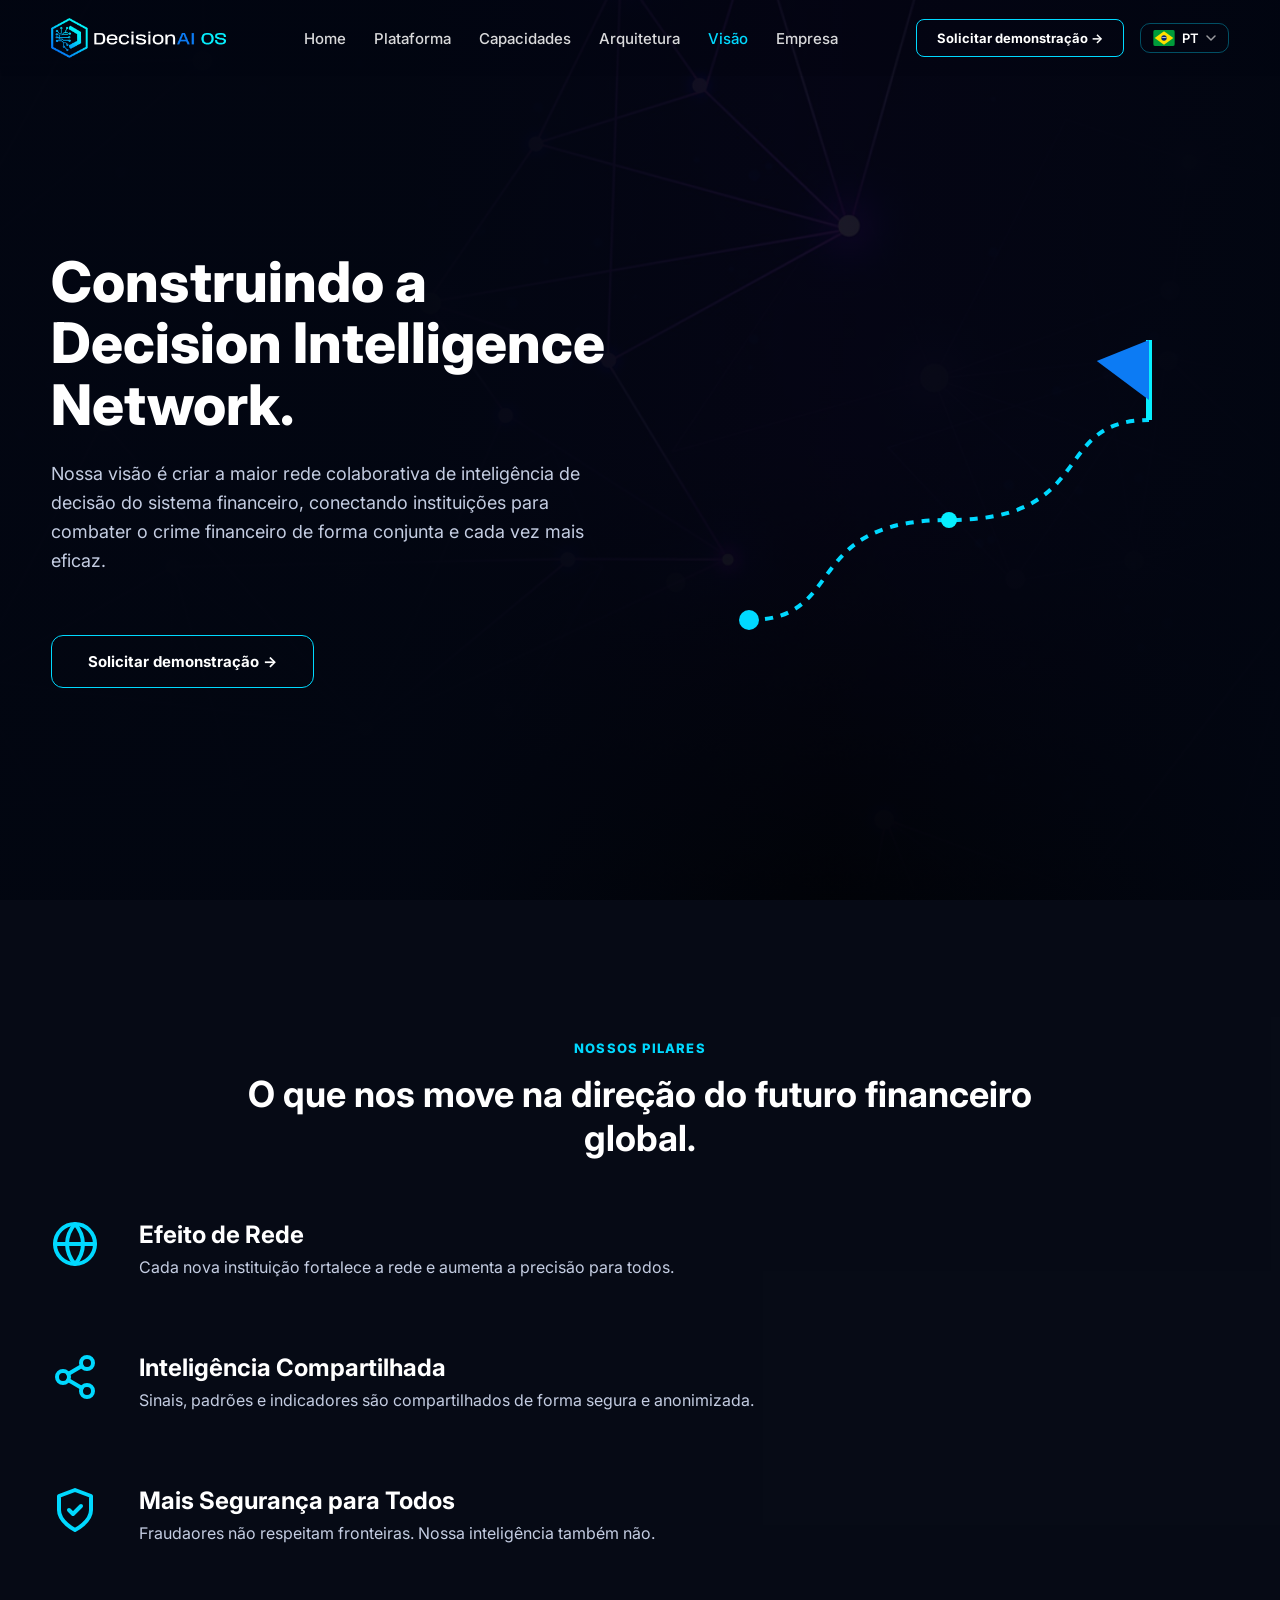
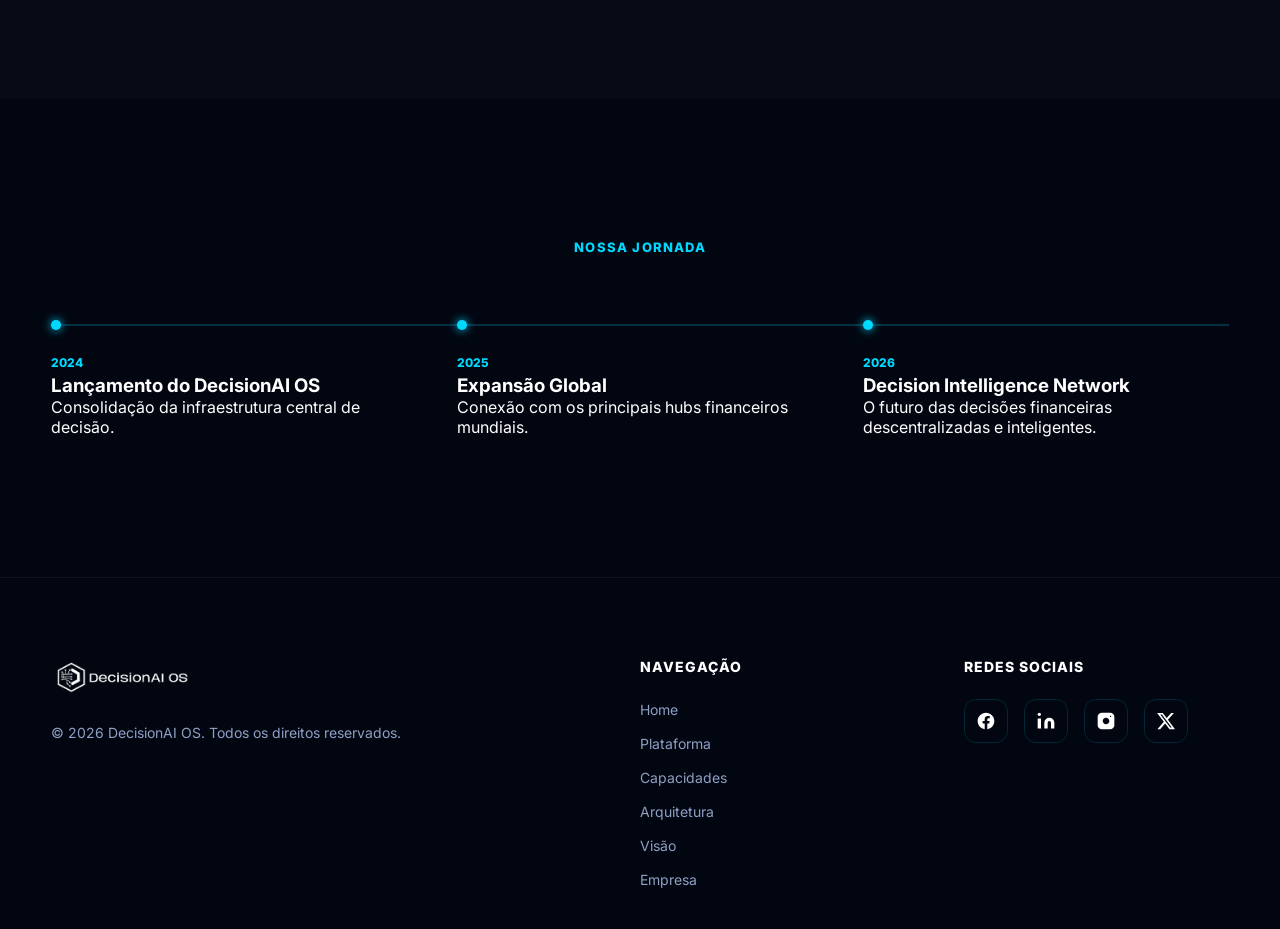
<file: visao.html>
<!DOCTYPE html>
<html lang="pt">

<head>
  <link rel="icon" href="assets/fav.png" type="image/png">
  <link rel="shortcut icon" href="assets/fav.png" type="image/png">
  <link rel="apple-touch-icon" href="assets/fav.png">
  <meta charset="UTF-8">
  <meta name="viewport" content="width=device-width, initial-scale=1.0">
  <meta name="description" content="Visão DecisionAI OS - O futuro da inteligência de decisão.">
  <title>Visão | DecisionAI OS</title>
  <link rel="stylesheet" href="style.css">
  <link rel="preconnect" href="https://fonts.googleapis.com">
  <link rel="preconnect" href="https://fonts.gstatic.com" crossorigin>
  <link href="https://fonts.googleapis.com/css2?family=Inter:wght@400;500;600;700;800&display=swap" rel="stylesheet">
</head>

<body>
  <div class="particles"></div>

  <header id="header">
    <div class="container nav">
      <a href="index.html" class="logo">
        <img src="assets/logo.png" alt="DecisionAI OS">
      </a>
      <ul class="menu" id="menu">
        <li><a href="index.html" data-i18n="nav.home">Home</a></li>
        <li><a href="plataforma.html" data-i18n="nav.platform">Plataforma</a></li>
        <li><a href="capacidades.html" data-i18n="nav.capabilities">Capacidades</a></li>
        <li><a href="arquitetura.html" data-i18n="nav.architecture">Arquitetura</a></li>
        <li><a href="visao.html" class="active" data-i18n="nav.vision">Visão</a></li>
        <li><a href="empresa.html" data-i18n="nav.company">Empresa</a></li>
      </ul>
      <div class="nav-right">
        <a href="index.html#contact" class="btn-small" data-i18n="nav.demo">Solicitar demonstração →</a>
        
        <!-- LANG SELECT -->
        <div class="lang-switch" id="langSwitch">
          <button type="button" class="lang-toggle" id="langToggle">
            <svg class="lang-flag" id="langFlagActive" viewBox="0 0 640 480" width="22" height="16">
              <rect width="640" height="480" fill="#009b3a" />
              <polygon points="320,40 600,240 320,440 40,240" fill="#fedf00" />
              <circle cx="320" cy="240" r="80" fill="#002776" />
              <path d="M230,240 Q320,180 410,240 Q320,220 230,240Z" fill="#fff" />
            </svg>
            <span id="langLabelActive">PT</span>
            <svg class="lang-arrow" width="10" height="6" viewBox="0 0 10 6"><path d="M1 1l4 4 4-4" stroke="currentColor" stroke-width="1.5" fill="none" stroke-linecap="round" stroke-linejoin="round"/></svg>
          </button>
          <ul class="lang-dropdown" id="langDropdown">
            <li>
              <button type="button" class="lang-option active" data-lang="pt">
                <svg viewBox="0 0 640 480" width="22" height="16">
                  <rect width="640" height="480" fill="#009b3a" />
                  <polygon points="320,40 600,240 320,440 40,240" fill="#fedf00" />
                  <circle cx="320" cy="240" r="80" fill="#002776" />
                  <path d="M230,240 Q320,180 410,240 Q320,220 230,240Z" fill="#fff" />
                </svg>
                <span>PT-BR</span>
              </button>
            </li>
            <li>
              <button type="button" class="lang-option" data-lang="en">
                <svg viewBox="0 0 640 480" width="22" height="16">
                  <rect width="640" height="480" fill="#bd3d44" />
                  <rect y="37" width="640" height="37" fill="#fff" />
                  <rect y="111" width="640" height="37" fill="#fff" />
                  <rect y="185" width="640" height="37" fill="#fff" />
                  <rect y="259" width="640" height="37" fill="#fff" />
                  <rect y="333" width="640" height="37" fill="#fff" />
                  <rect y="407" width="640" height="37" fill="#fff" />
                  <rect width="260" height="260" fill="#192f5d" />
                </svg>
                <span>EN</span>
              </button>
            </li>
            <li>
              <button type="button" class="lang-option" data-lang="es">
                <svg viewBox="0 0 640 480" width="22" height="16">
                  <rect width="640" height="480" fill="#c60b1e" />
                  <rect y="120" width="640" height="240" fill="#ffc400" />
                </svg>
                <span>ES</span>
              </button>
            </li>
          </ul>
        </div>

        <div class="hamb" id="hamb" aria-label="Menu" role="button" tabindex="0">
          <span></span><span></span><span></span>
        </div>
      </div>
    </div>
  </header>

  <section class="inner-hero section">
    <div class="overlay"></div>
    <div class="container">
      <div class="hero-content reveal">
        <h1 data-i18n="vis.hero_title">Construindo a Decision Intelligence Network.</h1>
        <p data-i18n="vis.hero_desc">Nossa visão é criar um ecossistema financeiro onde cada transação é protegida e cada decisão é inteligente, justa e em tempo real.</p>
        <div class="hero-btns">
          <a href="index.html#contact" class="btn" data-i18n="nav.demo">Solicitar demonstração →</a>
        </div>
      </div>
      <div class="hero-image reveal">
        <div class="hero-svg-container">
          <svg viewBox="0 0 500 500" fill="none" xmlns="http://www.w3.org/2000/svg">
            <path d="M50 400C150 400 100 300 250 300C400 300 350 200 450 200" stroke="#00d9ff" stroke-width="4" stroke-dasharray="8 8" class="svg-glow"/>
            <line x1="450" y1="200" x2="450" y2="120" stroke="#06effe" stroke-width="6" class="svg-glow"/>
            <path d="M450 120L380 150L450 180V120Z" fill="#0c7bf4" class="svg-glow">
              <animate attributeName="d" values="M450 120L380 150L450 180V120Z; M450 120L400 140L450 180V120Z; M450 120L380 150L450 180V120Z" dur="3s" repeatCount="indefinite" />
            </path>
            <circle cx="250" cy="300" r="8" fill="#06effe" class="svg-glow"/>
            <circle cx="50" cy="400" r="10" fill="#00d9ff" class="svg-glow"/>
          </svg>
        </div>
      </div>
    </div>
  </section>

  <section class="bg-alt section">
    <div class="container">
      <div class="section-head reveal">
        <span class="mini-title" data-i18n="vis.pilar_label">NOSSOS PILARES</span>
        <h2 data-i18n="vis.pilar_title">O que nos move na direção do futuro financeiro global.</h2>
      </div>

      <div class="pilar-vertical">
        <div class="pilar-item reveal">
          <div class="pilar-icon">
            <svg xmlns="http://www.w3.org/2000/svg" viewBox="0 0 24 24" fill="none" stroke="currentColor" stroke-width="2" stroke-linecap="round" stroke-linejoin="round" style="width: 48px; height: 48px; color: #00d9ff;"><circle cx="12" cy="12" r="10"></circle><line x1="2" y1="12" x2="22" y2="12"></line><path d="M12 2a15.3 15.3 0 0 1 4 10 15.3 15.3 0 0 1-4 10 15.3 15.3 0 0 1-4-10 15.3 15.3 0 0 1 4-10z"></path></svg>
          </div>
          <div class="pilar-text">
            <h3 data-i18n="vis.p1_title">Democratização da Inteligência</h3>
            <p data-i18n="vis.p1_desc">Tornar tecnologias de ponta acessíveis para instituições de todos os tamanhos.</p>
          </div>
        </div>

        <div class="pilar-item reveal">
          <div class="pilar-icon">
            <svg xmlns="http://www.w3.org/2000/svg" viewBox="0 0 24 24" fill="none" stroke="currentColor" stroke-width="2" stroke-linecap="round" stroke-linejoin="round" style="width: 48px; height: 48px; color: #00d9ff;"><circle cx="18" cy="5" r="3"></circle><circle cx="6" cy="12" r="3"></circle><circle cx="18" cy="19" r="3"></circle><line x1="8.59" y1="13.51" x2="15.42" y2="17.49"></line><line x1="15.41" y1="6.51" x2="8.59" y2="10.49"></line></svg>
          </div>
          <div class="pilar-text">
            <h3 data-i18n="vis.p2_title">Inteligência Compartilhada</h3>
            <p data-i18n="vis.p2_desc">Sinais, padrões e indicadores são compartilhados de forma segura e anonimizada.</p>
          </div>
        </div>

        <div class="pilar-item reveal">
          <div class="pilar-icon">
            <svg xmlns="http://www.w3.org/2000/svg" viewBox="0 0 24 24" fill="none" stroke="currentColor" stroke-width="2" stroke-linecap="round" stroke-linejoin="round" style="width: 48px; height: 48px; color: #00d9ff;"><path d="M12 22s8-4 8-10V5l-8-3-8 3v7c0 6 8 10 8 10z"></path><polyline points="9 12 11 14 15 10"></polyline></svg>
          </div>
          <div class="pilar-text">
            <h3 data-i18n="vis.p3_title">Ética e Transparência</h3>
            <p data-i18n="vis.p3_desc">Garantir que cada decisão da IA seja explicável, justa e ética.</p>
          </div>
        </div>
      </div>
    </div>
  </section>

  <section class="section">
    <div class="container">
      <div class="section-head reveal">
        <span class="mini-title" data-i18n="vis.timeline_label">NOSSA JORNADA</span>
      </div>
      <div class="timeline-horizontal">
        <div class="timeline-item reveal">
          <div class="timeline-dot"></div>
          <span class="timeline-label">2024</span>
          <h3 data-i18n="vis.t1_title">Lançamento do DecisionAI OS</h3>
          <p data-i18n="vis.t1_desc">Consolidação da infraestrutura central de decisão.</p>
        </div>
        <div class="timeline-item reveal">
          <div class="timeline-dot"></div>
          <span class="timeline-label">2025</span>
          <h3 data-i18n="vis.t2_title">Expansão Global</h3>
          <p data-i18n="vis.t2_desc">Conexão com os principais hubs financeiros mundiais.</p>
        </div>
        <div class="timeline-item reveal">
          <div class="timeline-dot"></div>
          <span class="timeline-label">2026</span>
          <h3 data-i18n="vis.t3_title">Decision Intelligence Network</h3>
          <p data-i18n="vis.t3_desc">O futuro das decisões financeiras descentralizadas e inteligentes.</p>
        </div>
      </div>
    </div>
  </section>

  <footer class="site-footer">
    <div class="container footer-grid">
      <div class="footer-brand">
        <img src="assets/logob.png" alt="DecisionAI OS">
        <p data-i18n="footer.copy">© 2026 DecisionAI OS. Todos os direitos reservados.</p>
      </div>
      <div>
        <h4 class="footer-title" data-i18n="footer.nav_title">Navegação</h4>
        <ul class="footer-links">
          <li><a href="index.html" data-i18n="nav.home">Home</a></li>
          <li><a href="plataforma.html" data-i18n="nav.platform">Plataforma</a></li>
          <li><a href="capacidades.html" data-i18n="nav.capabilities">Capacidades</a></li>
          <li><a href="arquitetura.html" data-i18n="nav.architecture">Arquitetura</a></li>
          <li><a href="visao.html" data-i18n="nav.vision">Visão</a></li>
          <li><a href="empresa.html" data-i18n="nav.company">Empresa</a></li>
        </ul>
      </div>
      <div>
        <h4 class="footer-title" data-i18n="footer.social_title">Redes Sociais</h4>
        <div class="social-icons">
          <a href="#" target="_blank" aria-label="Facebook">
            <svg xmlns="http://www.w3.org/2000/svg" width="20" height="20" fill="currentColor" viewBox="0 0 24 24"><path d="M22 12c0-5.523-4.477-10-10-10S2 6.477 2 12c0 4.991 3.657 9.128 8.438 9.878v-6.987H7.898v-2.89h2.54V9.797c0-2.506 1.492-3.89 3.777-3.89 1.094 0 2.238.195 2.238.195v2.46h-1.26c-1.243 0-1.63.771-1.63 1.562V12h2.773l-.443 2.89h-2.33v6.988C18.343 21.128 22 16.991 22 12z"/></svg>
          </a>
          <a href="#" target="_blank" aria-label="LinkedIn">
            <svg xmlns="http://www.w3.org/2000/svg" width="20" height="20" fill="currentColor" viewBox="0 0 24 24"><path d="M16 8a6 6 0 0 1 6 6v7h-4v-7a2 2 0 0 0-2-2 2 2 0 0 0-2 2v7h-4v-7a6 6 0 0 1 6-6zM2 9h4v12H2z"/><circle cx="4" cy="4" r="2"/></svg>
          </a>
          <a href="#" target="_blank" aria-label="Instagram">
            <svg xmlns="http://www.w3.org/2000/svg" width="20" height="20" fill="currentColor" viewBox="0 0 24 24"><rect x="2" y="2" width="20" height="20" rx="5" ry="5"/><path fill="#020611" d="M16 11.37A4 4 0 1 1 12.63 8 4 4 0 0 1 16 11.37z"/><line x1="17.5" y1="6.5" x2="17.51" y2="6.5" stroke="#020611" stroke-width="1.5" stroke-linecap="round"/></svg>
          </a>
          <a href="#" target="_blank" aria-label="Twitter / X">
            <svg xmlns="http://www.w3.org/2000/svg" width="20" height="20" fill="currentColor" viewBox="0 0 24 24"><path d="M18.244 2.25h3.308l-7.227 8.26 8.502 11.24H16.17l-5.214-6.817L4.99 21.75H1.68l7.73-8.835L1.254 2.25H8.08l4.713 6.231zm-1.161 17.52h1.833L7.084 4.126H5.117z"/></svg>
          </a>
        </div>
      </div>
    </div>
  </footer>

  <script src="script.js"></script>
</body>

</html>
</file>
<file: style.css>
/* =========================
   GOOGLE FONT
========================= */
@import url('https://fonts.googleapis.com/css2?family=Inter:wght@400;500;600;700;800&display=swap');

/* =========================
   RESET
========================= */
*,
*::before,
*::after {
  margin: 0;
  padding: 0;
  box-sizing: border-box;
}

html {
  scroll-behavior: smooth;
}

body {
  font-family: 'Inter', sans-serif;
  background: #020611;
  color: #ffffff;
  overflow-x: hidden;
}

/* =========================
   CONTAINER
========================= */
.container {
  width: 92%;
  max-width: 1180px;
  margin: 0 auto;
}

/* =========================
   GLOBAL SECTION
========================= */
.section {
  padding: 140px 0;
}

/* =========================
   REVEAL ANIMATION
========================= */
.reveal {
  opacity: 0;
  transform: translateY(28px);
  transition: opacity .65s ease, transform .65s ease;
}

.reveal.show {
  opacity: 1;
  transform: translateY(0);
}

/* =========================
   BACKGROUND PARTICLES
========================= */
.particles {
  position: fixed;
  inset: 0;
  z-index: -3;
  background: #020611;
  pointer-events: none;
}

.particles::before {
  content: "";
  position: absolute;
  inset: 0;
  background-image: radial-gradient(#00d9ff 1px, transparent 1px);
  background-size: 60px 60px;
  opacity: .08;
}

.particles::after {
  content: "";
  position: absolute;
  inset: 0;
  background-image: radial-gradient(#8b5cf6 1px, transparent 1px);
  background-size: 100px 100px;
  opacity: .06;
}

/* =========================
   HEADER
========================= */
header {
  position: fixed;
  top: 0;
  left: 0;
  width: 100%;
  z-index: 999;
  background: rgba(2, 6, 17, .1);
  transition: background .35s ease, backdrop-filter .35s ease, border-color .35s ease;
}

header.scrolled {
  background: rgba(2, 6, 17, .92);
  backdrop-filter: blur(18px);
  -webkit-backdrop-filter: blur(18px);
  border-bottom: 1px solid rgba(255, 255, 255, .30);
}

.nav {
  height: 76px;
  display: flex;
  align-items: center;
  justify-content: space-between;
  gap: 24px;
}

.logo img {
  height: 40px;
  display: block;
}

/* =========================
   MENU
========================= */
.menu {
  display: flex;
  list-style: none;
  gap: 28px;
}

.menu li a {
  text-decoration: none;
  color: rgba(255, 255, 255, .85);
  font-size: 15px;
  font-weight: 500;
  transition: color .25s;
  white-space: nowrap;
}

.menu li a:hover,
.menu li a.active {
  color: #00d9ff;
}

/* =========================
   NAV RIGHT
========================= */
.nav-right {
  display: flex;
  align-items: center;
  gap: 16px;
  flex-shrink: 0;
}

/* LANG SELECT — DROPDOWN */
.lang-switch {
  position: relative;
}

.lang-toggle {
  display: flex;
  align-items: center;
  gap: 7px;
  background: transparent;
  color: #fff;
  border: 1px solid rgba(0, 217, 255, .35);
  padding: 6px 12px;
  border-radius: 10px;
  font-size: 13px;
  font-family: 'Inter', sans-serif;
  font-weight: 600;
  cursor: pointer;
  transition: border-color .25s, background .25s;
}

.lang-toggle:hover,
.lang-switch.open .lang-toggle {
  border-color: #00d9ff;
  background: rgba(0, 217, 255, .06);
}

.lang-toggle svg.lang-flag {
  border-radius: 2px;
  flex-shrink: 0;
}

.lang-toggle .lang-arrow {
  transition: transform .25s;
  opacity: .6;
}

.lang-switch.open .lang-arrow {
  transform: rotate(180deg);
}

/* DROPDOWN LIST */
.lang-dropdown {
  position: absolute;
  top: calc(100% + 8px);
  right: 0;
  list-style: none;
  background: rgba(8, 16, 30, .97);
  backdrop-filter: blur(18px);
  -webkit-backdrop-filter: blur(18px);
  border: 1px solid rgba(0, 217, 255, .2);
  border-radius: 10px;
  padding: 6px 0;
  min-width: 130px;
  opacity: 0;
  visibility: hidden;
  transform: translateY(-6px);
  transition: opacity .2s, transform .2s, visibility .2s;
  z-index: 100;
}

.lang-switch.open .lang-dropdown {
  opacity: 1;
  visibility: visible;
  transform: translateY(0);
}

.lang-option {
  display: flex;
  align-items: center;
  gap: 8px;
  width: 100%;
  background: transparent;
  border: none;
  color: rgba(255, 255, 255, .75);
  padding: 8px 14px;
  font-size: 13px;
  font-family: 'Inter', sans-serif;
  font-weight: 500;
  cursor: pointer;
  transition: background .2s, color .2s;
}

.lang-option svg {
  border-radius: 2px;
  flex-shrink: 0;
}

.lang-option:hover {
  background: rgba(0, 217, 255, .08);
  color: #fff;
}

.lang-option.active {
  color: #00d9ff;
}

/* =========================
   HAMBURGER
========================= */
.hamb {
  display: none;
  flex-direction: column;
  gap: 5px;
  cursor: pointer;
  padding: 4px;
  border-radius: 6px;
}

.hamb span {
  width: 26px;
  height: 2.5px;
  background: #ffffff;
  border-radius: 10px;
  transition: transform .3s ease, opacity .3s ease;
  display: block;
}

.hamb.active span:nth-child(1) {
  transform: translateY(7.5px) rotate(45deg);
}

.hamb.active span:nth-child(2) {
  opacity: 0;
}

.hamb.active span:nth-child(3) {
  transform: translateY(-7.5px) rotate(-45deg);
}

/* =========================
   MINI TITLE
========================= */
.mini-title {
  display: block;
  color: #00d9ff;
  font-size: 13px;
  font-weight: 800;
  letter-spacing: 1.2px;
  margin-bottom: 16px;
  text-transform: uppercase;
}

/* =========================
   HERO
========================= */
.hero {
  min-height: 100vh;
  padding-top: 100px;
  padding-bottom: 60px;
  background: url("assets/banner.png") center center / cover no-repeat;
  position: relative;
  display: flex;
  align-items: center;
}

.overlay {
  position: absolute;
  inset: 0;
  background: linear-gradient(90deg,
      rgba(2, 6, 17, .96) 32%,
      rgba(2, 6, 17, .45) 65%,
      rgba(2, 6, 17, .97) 100%);
}

.hero-grid {
  position: relative;
  z-index: 2;
}

.hero-text {
  max-width: 620px;
}

.hero-text>span {
  color: #00d9ff;
  font-size: 14px;
  font-weight: 700;
  display: block;
  margin-bottom: 14px;
  letter-spacing: .5px;
}

.hero-text h1 {
  font-size: clamp(48px, 7vw, 80px);
  line-height: 1;
  font-weight: 800;
  margin-bottom: 16px;
}

.hero-text h2 {
  font-size: clamp(22px, 3vw, 32px);
  line-height: 1.3;
  margin-bottom: 18px;
  font-weight: 700;
}

.hero-text p {
  color: #c6d0e6;
  line-height: 1.8;
  font-size: 17px;
  max-width: 520px;
}

.btn {
  display: inline-block;
  margin-top: 28px;
  padding: 16px 36px;
  border-radius: 12px;
  border: 1px solid #00d9ff;
  color: #ffffff;
  text-decoration: none;
  font-weight: 700;
  font-size: 15px;
  transition: transform .3s, box-shadow .3s;
}

.btn:hover {
  transform: translateY(-4px);
  box-shadow: 0 12px 32px rgba(0, 217, 255, .22);
}

/* =========================
   STATS STRIP
========================= */
.stats-strip {
  padding: 32px 0;
  border-top: 1px solid rgba(255, 255, 255, .05);
  border-bottom: 1px solid rgba(255, 255, 255, .05);
}

.stats-wrapper {
  overflow: hidden;
}

.stats-grid {
  display: grid;
  grid-template-columns: repeat(4, 1fr);
  gap: 20px;
}

.stat-item {
  display: flex;
  align-items: center;
  gap: 14px;
}

.stat-item img {
  width: 50px;
  height: 50px;
  object-fit: contain;
  flex-shrink: 0;
}

.stat-item span {
  display: block;
  font-size: 13px;
  font-weight: 600;
  color: #8fa0c5;
}

.stat-item h3 {
  color: #00d9ff;
  font-size: 20px;
  font-weight: 800;
  line-height: 1.2;
  margin-top: 2px;
}

/* =========================
   PROBLEM
========================= */
.problem-section {
}

.problem-top {
  max-width: 760px;
  margin: 0 auto 60px;
  text-align: center;
}

.problem-top h2 {
  font-size: clamp(32px, 4.5vw, 50px);
  line-height: 1.1;
  font-weight: 800;
  margin-bottom: 18px;
}

.problem-top p {
  color: #c4cde2;
  line-height: 1.8;
  font-size: 16px;
}

/* FLOW LAYOUT */
.flow-layout {
  display: grid;
  grid-template-columns: 260px 1fr 260px;
  gap: 50px;
  align-items: center;
}

.flow-col {
  display: flex;
  flex-direction: column;
  gap: 18px;
}

.flow-item {
  display: flex;
  align-items: center;
  gap: 12px;
  padding: 16px 18px;
  border-radius: 16px;
  background: #08101d;
  border: 1px solid rgba(0, 217, 255, .12);
  font-size: 14px;
  transition: border-color .3s, transform .3s;
}

.flow-item span {
  flex: 1;
}

.flow-item img {
  width: 22px;
  height: 22px;
  object-fit: contain;
  opacity: .7;
}

.flow-item:hover {
  border-color: rgba(0, 217, 255, .4);
  transform: translateY(-2px);
}

.flow-item.danger {
  justify-content: center;
  text-align: center;
  border-color: rgba(255, 100, 100, .18);
  color: #ffaaaa;
}

.flow-item.danger:hover {
  border-color: rgba(255, 100, 100, .4);
}

/* NETWORK CANVAS */
.flow-center {
  height: 280px;
  position: relative;
}

#networkCanvas {
  width: 100%;
  height: 100%;
  opacity: .9;
  filter: brightness(1.15);
}

/* FOOTER BOX */
.problem-footer-box {
  margin-top: 40px;
  text-align: center;
  color: #00d9ff;
  font-size: 15px;
  font-weight: 600;
  text-shadow: 0 0 14px rgba(0, 217, 255, .35);
}

/* =========================
   PARADIGM
========================= */
.paradigm-section {
  padding: 100px 0;
  background: linear-gradient(180deg, #081226, #050913);
  position: relative;
  overflow: hidden;
}

.paradigm-section::before {
  content: "";
  position: absolute;
  inset: 0;
  background: radial-gradient(circle at top, rgba(0, 217, 255, .07), transparent 60%);
  pointer-events: none;
}

.paradigm-title {
  text-align: center;
  color: #00d9ff;
  font-size: 20px;
  font-weight: 800;
  letter-spacing: 1.2px;
  text-transform: uppercase;
  margin-bottom: 56px;
}

.paradigm-content {
  display: grid;
  grid-template-columns: 1fr 1fr;
  gap: 60px;
  align-items: center;
}

.paradigm-left img {
  width: 100%;
  max-width: 520px;
  display: block;
  border-radius: 16px;
}

.paradigm-right h3 {
  font-size: clamp(26px, 3vw, 34px);
  font-weight: 800;
  line-height: 1.2;
  margin-bottom: 18px;
}

.paradigm-right p {
  color: #c4cde2;
  line-height: 1.8;
  margin-bottom: 28px;
  max-width: 440px;
  font-size: 16px;
}

.paradigm-btn {
  display: inline-block;
  padding: 16px 36px;
  border-radius: 12px;
  border: 1px solid #00d9ff;
  color: #ffffff;
  text-decoration: none;
  font-weight: 700;
  transition: transform .3s, box-shadow .3s;
}

.paradigm-btn:hover {
  transform: translateY(-4px);
  box-shadow: 0 12px 32px rgba(0, 217, 255, .22);
}

/* =========================
   CAPABILITIES
========================= */
.cap-section {
}

.cap-head {
  max-width: 860px;
  margin: 0 auto 52px;
  text-align: center;
}

.cap-head h2 {
  font-size: clamp(30px, 4vw, 48px);
  line-height: 1.15;
  font-weight: 800;
}

.cap-grid {
  display: grid;
  grid-template-columns: repeat(5, 1fr);
  gap: 18px;
}

.cap-card {
  background: #060d1a;
  border: 1px solid rgba(255, 255, 255, .06);
  border-radius: 18px;
  padding: 28px 22px;
  transition: transform .35s, border-color .35s;
}

.cap-card:hover {
  transform: translateY(-6px);
  border-color: rgba(0, 217, 255, .3);
}

.cap-card img {
  width: 40px;
  height: 40px;
  object-fit: contain;
  margin-bottom: 18px;
}

.cap-card h3 {
  font-size: 15px;
  font-weight: 700;
  margin-bottom: 10px;
  line-height: 1.3;
}

.cap-card p {
  font-size: 13px;
  color: #8fa0c5;
  line-height: 1.65;
}

/* =========================
   CONTACT
========================= */
.contact-section {
}

.contact-head {
  text-align: center;
  max-width: 640px;
  margin: 0 auto 52px;
}

.contact-head h2 {
  font-size: clamp(32px, 4vw, 46px);
  font-weight: 800;
  margin-bottom: 14px;
}

.contact-head p {
  color: #c4cde2;
  line-height: 1.75;
  font-size: 16px;
}

.contact-form {
  max-width: 720px;
  margin: 0 auto;
}

.form-row {
  display: grid;
  grid-template-columns: 1fr 1fr;
  gap: 16px;
  margin-bottom: 16px;
}

/* FLOAT LABEL GROUP */
.input-group {
  position: relative;
  padding-top: 20px;
}

.input-group input,
.input-group textarea {
  width: 100%;
  background: transparent;
  border: none;
  border-bottom: 1px solid rgba(255, 255, 255, .12);
  padding: 10px 4px;
  color: #fff;
  font-size: 15px;
  font-family: 'Inter', sans-serif;
  outline: none;
  transition: border-color .3s;
  display: block;
}

.input-group textarea {
  resize: none;
  min-height: 110px;
  margin-bottom: 28px;
}

.input-group label {
  position: absolute;
  left: 4px;
  top: 30px;
  color: #6a7fa8;
  font-size: 14px;
  pointer-events: none;
  transition: top .25s, font-size .25s, color .25s;
}

/* Float up when focused or has value */
.input-group input:focus+label,
.input-group textarea:focus+label,
.input-group input:not(:placeholder-shown)+label,
.input-group textarea:not(:placeholder-shown)+label {
  top: 4px;
  font-size: 11px;
  color: #00d9ff;
}

.input-group input:focus,
.input-group textarea:focus {
  border-color: #00d9ff;
}

/* SUBMIT BUTTON */
.contact-btn {
  width: 100%;
  margin-top: 8px;
  padding: 17px;
  border-radius: 12px;
  border: 1px solid #00d9ff;
  background: transparent;
  color: #fff;
  font-size: 15px;
  font-weight: 700;
  font-family: 'Inter', sans-serif;
  cursor: pointer;
  transition: background .3s, box-shadow .3s, transform .3s, opacity .3s;
  position: relative;
  overflow: hidden;
  display: flex;
  align-items: center;
  justify-content: center;
  gap: 10px;
}

.contact-btn:hover:not(:disabled) {
  background: rgba(0, 217, 255, .08);
  box-shadow: 0 0 28px rgba(0, 217, 255, .18);
  transform: translateY(-2px);
}

.contact-btn:disabled {
  pointer-events: none;
  opacity: .65;
}

/* Spinner inside button */
.btn-spinner {
  display: none;
  width: 18px;
  height: 18px;
  border: 2px solid rgba(0, 217, 255, .4);
  border-top-color: #00d9ff;
  border-radius: 50%;
  flex-shrink: 0;
  animation: spin .7s linear infinite;
}

.contact-btn.loading .btn-spinner {
  display: block;
}

.contact-btn.loading .btn-text {
  opacity: .7;
}

@keyframes spin {
  to {
    transform: rotate(360deg);
  }
}

/* =========================
   FIELD ERRORS
========================= */
.field-error {
  display: block;
  font-size: 11.5px;
  color: #ff7070;
  margin-top: 5px;
  min-height: 16px;
  transition: opacity .2s;
}

.input-group.has-error input,
.input-group.has-error textarea {
  border-color: rgba(255, 100, 100, .55);
}

.input-group.has-error label {
  color: #ff7070;
}

.input-group.has-error input:focus+label,
.input-group.has-error textarea:focus+label {
  color: #ff7070;
}

/* =========================
   FORM RESULT BANNER
========================= */
.form-result {
  margin-top: 24px;
  padding: 16px 20px;
  border-radius: 12px;
  font-size: 14px;
  font-weight: 500;
  line-height: 1.5;
  display: none;
  align-items: center;
  gap: 12px;
  animation: fadeInUp .4s ease;
}

.form-result.success {
  display: flex;
  background: rgba(0, 217, 120, .07);
  border: 1px solid rgba(0, 217, 120, .25);
  color: #4dffa6;
}

.form-result.error {
  display: flex;
  background: rgba(255, 80, 80, .07);
  border: 1px solid rgba(255, 80, 80, .25);
  color: #ff8080;
}

.form-result svg {
  flex-shrink: 0;
}

@keyframes fadeInUp {
  from {
    opacity: 0;
    transform: translateY(8px);
  }

  to {
    opacity: 1;
    transform: translateY(0);
  }
}

/* =========================
   FOOTER
========================= */
footer {
  padding: 80px 0 40px;
  border-top: 1px solid rgba(255, 255, 255, .05);
}

.footer-grid {
  display: grid;
  grid-template-columns: 2fr 1fr 1fr;
  gap: 60px;
  align-items: flex-start;
}

.footer-brand img {
  height: 40px;
  display: block;
  margin-bottom: 24px;
}

.footer-brand p {
  font-size: 14px;
  color: #8fa0c5;
  line-height: 1.6;
}

.footer-title {
  font-size: 14px;
  font-weight: 800;
  color: #fff;
  text-transform: uppercase;
  letter-spacing: 1px;
  margin-bottom: 24px;
}

.footer-links {
  list-style: none;
  display: flex;
  flex-direction: column;
  gap: 14px;
}

.footer-links a {
  color: #8fa0c5;
  text-decoration: none;
  font-size: 14px;
  transition: color .3s;
}

.footer-links a:hover {
  color: #00d9ff;
}

.social-icons {
  display: flex;
  gap: 16px;
}

.social-icons a {
  width: 44px;
  height: 44px;
  display: flex;
  align-items: center;
  justify-content: center;
  border-radius: 12px;
  border: 1px solid rgba(0, 217, 255, .15);
  color: #fff;
  transition: border-color .3s, transform .3s, box-shadow .3s;
}

.social-icons a:hover {
  border-color: #00d9ff;
  transform: translateY(-3px);
  box-shadow: 0 0 16px rgba(0, 217, 255, .25);
}

.social-icons svg {
  fill: currentColor;
}

@media (max-width: 768px) {
  .footer-grid {
    grid-template-columns: 1fr;
    gap: 48px;
    text-align: center;
  }
  .footer-brand img {
    margin: 0 auto 24px;
  }
  .social-icons {
    justify-content: center;
  }
}

/* =========================
   RESPONSIVE — TABLET (≤1200px)
========================= */
@media (max-width: 1200px) {
  .cap-grid {
    grid-template-columns: repeat(3, 1fr);
  }
}

/* =========================
   RESPONSIVE — TABLET (≤1024px)
========================= */
@media (max-width: 1024px) {

  .paradigm-content {
    grid-template-columns: 1fr;
    text-align: center;
    gap: 40px;
  }

  .paradigm-left {
    order: 2;
  }

  .paradigm-right {
    order: 1;
  }

  .paradigm-right p {
    margin: 0 auto 26px;
  }

  .paradigm-left img {
    max-width: 400px;
    margin: 0 auto;
  }

}

/* =========================
   RESPONSIVE — MEDIUM (≤900px)
========================= */
@media (max-width: 900px) {

  .cap-grid {
    grid-template-columns: repeat(2, 1fr);
  }

  .flow-layout {
    grid-template-columns: 1fr;
    gap: 28px;
  }

  .flow-center {
    order: 2;
    height: 220px;
  }

  .flow-col.left {
    order: 1;
  }

  .flow-col.right {
    order: 3;
  }

  .stats-grid {
    grid-template-columns: repeat(2, 1fr);
    gap: 20px 28px;
  }

}

/* =========================
   RESPONSIVE — MOBILE (≤768px)
========================= */
@media (max-width: 768px) {

  /* Show hamburger, hide menu */
  .hamb {
    display: flex;
  }

  .hero {
    padding-top: 160px;
    padding-bottom: 80px;
  }

  .menu {
    position: fixed;
    top: 76px;
    left: 0;
    right: 0;
    background: rgba(2, 6, 17, .97);
    backdrop-filter: blur(18px);
    -webkit-backdrop-filter: blur(18px);
    flex-direction: column;
    align-items: center;
    gap: 0;
    padding: 0;
    max-height: 0;
    overflow: hidden;
    transition: max-height .4s ease, padding .4s ease;
    border-bottom: 1px solid rgba(255, 255, 255, .08);
  }

  .menu.active {
    max-height: 420px;
    padding: 20px 0 28px;
  }

  .menu li {
    width: 100%;
    text-align: center;
  }

  .menu li a {
    display: block;
    padding: 14px 24px;
    font-size: 16px;
  }

  /* Stats carousel on mobile */
  .stats-grid {
    display: flex;
    gap: 28px;
    width: max-content;
    animation: scrollStats 18s linear infinite;
  }

  .stat-item {
    min-width: 220px;
  }

}

@keyframes scrollStats {
  0% {
    transform: translateX(0);
  }

  100% {
    transform: translateX(-50%);
  }
}

/* =========================
   RESPONSIVE — SMALL (≤600px)
========================= */
@media (max-width: 600px) {

  .section {
    padding: 90px 0;
  }

  .hero {
    padding-top: 150px;
    padding-bottom: 60px;
    min-height: auto;
  }

  .hero-text h1 {
    font-size: 42px;
  }

  .hero-text h2 {
    font-size: 20px;
  }

  .hero-text p {
    font-size: 15px;
  }

  .cap-grid {
    grid-template-columns: 1fr;
  }

  .form-row {
    grid-template-columns: 1fr;
  }

  .contact-head h2 {
    font-size: 30px;
  }

  .foot {
    flex-direction: column;
    text-align: center;
  }

  .problem-top h2 {
    font-size: 30px;
  }

  .paradigm-title {
    font-size: 16px;
  }

  .paradigm-right h3 {
    font-size: 24px;
  }

}

/* =========================
   INNER PAGES STYLES
========================= */
.bg-alt {
  background: rgba(255, 255, 255, .02);
}

.inner-hero {
  padding: 100px 0 60px;
  background: url("assets/banner.png") center center / cover no-repeat;
  position: relative;
  min-height: 100vh;
  display: flex;
  align-items: center;
}

.inner-hero .container {
  display: grid;
  grid-template-columns: 1fr 1fr;
  gap: 60px;
  align-items: center;
  position: relative;
  z-index: 2;
}

.inner-hero h1 {
  font-size: clamp(36px, 5vw, 56px);
  font-weight: 800;
  line-height: 1.1;
  margin-bottom: 24px;
}

.inner-hero p {
  font-size: 18px;
  color: #c4cde2;
  line-height: 1.6;
  margin-bottom: 32px;
}

.hero-btns {
  display: flex;
  gap: 16px;
  flex-wrap: wrap;
}

.btn-outline {
  display: inline-block;
  padding: 16px 36px;
  border-radius: 12px;
  border: 1px solid rgba(255, 255, 255, .2);
  color: #ffffff;
  text-decoration: none;
  font-weight: 700;
  font-size: 15px;
  transition: all .3s;
}

.btn-outline:hover {
  border-color: #00d9ff;
  background: rgba(0, 217, 255, .05);
}

.btn-small {
  display: inline-block;
  padding: 10px 20px;
  border-radius: 8px;
  background: transparent;
  border: 1px solid #00d9ff;
  color: #fff;
  font-size: 13px;
  font-weight: 700;
  text-decoration: none;
  transition: all .3s;
}

.btn-small:hover {
  background: #00d9ff;
  color: #020611;
}

.hero-image img {
  width: 100%;
  max-width: 500px;
  height: auto;
  border-radius: 20px;
  box-shadow: 0 20px 40px rgba(0, 0, 0, .4);
}

.floating-img {
  animation: float 6s ease-in-out infinite;
}

@keyframes float {
  0%, 100% { transform: translateY(0); }
  50% { transform: translateY(-20px); }
}

.section-head {
  text-align: center;
  margin-bottom: 60px;
  max-width: 800px;
  margin-left: auto;
  margin-right: auto;
}

.section-head h2 {
  font-size: clamp(24px, 4vw, 36px);
  margin-top: 10px;
}

/* Vertical Grid */
.vertical-grid {
  display: flex;
  flex-direction: column;
  gap: 32px;
  max-width: 900px;
  margin: 40px auto 0;
}

.feature-card {
  display: flex;
  align-items: center;
  gap: 32px;
  padding: 32px;
  background: #08101d;
  border: 1px solid rgba(255, 255, 255, .05);
  border-radius: 20px;
  transition: border-color .3s;
}

.feature-card:hover {
  border-color: rgba(0, 217, 255, .3);
}

.feature-card img {
  width: 60px;
  height: 60px;
  flex-shrink: 0;
}

.feature-card h3 {
  margin-bottom: 8px;
  font-size: 20px;
}

.feature-card p {
  color: #8fa0c5;
  line-height: 1.5;
}

/* Feature Card Vertical */
.feature-card-v {
  padding: 32px;
  background: #08101d;
  border: 1px solid rgba(255, 255, 255, .05);
  border-radius: 24px;
  transition: all .3s;
  display: flex;
  flex-direction: column;
  gap: 20px;
}

.feature-card-v:hover {
  border-color: rgba(0, 217, 255, .3);
  background: rgba(8, 16, 29, .8);
  transform: translateY(-6px);
}

.feature-card-v img {
  width: 48px;
  height: 48px;
  object-fit: contain;
}

.feature-card-v h3 {
  font-size: 19px;
  font-weight: 700;
}

.feature-card-v p {
  font-size: 15px;
  color: #8fa0c5;
  line-height: 1.6;
}

/* Grid 3 */
.grid-3 {
  display: grid;
  grid-template-columns: repeat(3, 1fr);
  gap: 24px;
  margin-top: 48px;
}

@media (max-width: 992px) {
  .grid-3 {
    grid-template-columns: repeat(2, 1fr);
  }
}

@media (max-width: 650px) {
  .grid-3 {
    grid-template-columns: 1fr;
  }
}

/* Split Section */
.split-section {
  display: grid;
  grid-template-columns: 1fr 1fr;
  gap: 80px;
  margin-top: 60px;
}

/* Steps Vertical */
.steps-vertical {
  display: flex;
  flex-direction: column;
  gap: 48px;
  margin-top: 48px;
}

.step {
  display: flex;
  gap: 24px;
}

.step-num {
  font-size: 32px;
  font-weight: 800;
  color: #00d9ff;
  opacity: .5;
  line-height: 1;
}

.step h4 {
  font-size: 18px;
  margin-bottom: 8px;
}

.step p {
  color: #8fa0c5;
}

/* Benefits Grid */
.benefits-grid {
  display: grid;
  grid-template-columns: 1fr 1fr;
  gap: 24px;
  margin-top: 32px;
}

.benefit-item {
  display: flex;
  flex-direction: column;
  gap: 12px;
  padding: 20px;
  background: rgba(255, 255, 255, .03);
  border-radius: 12px;
}

.benefit-item img {
  width: 32px;
  height: 32px;
}

.benefit-item p {
  font-size: 14px;
  color: #c4cde2;
}

/* Steps Horizontal */
.steps-horizontal {
  display: grid;
  grid-template-columns: repeat(4, 1fr);
  gap: 32px;
  margin-top: 48px;
}

.step-v {
  display: flex;
  flex-direction: column;
  gap: 16px;
}

.step-v .step-num {
  font-size: 40px;
  margin-bottom: 8px;
}

.step-v h4 {
  font-size: 18px;
  margin-bottom: 8px;
}

.step-v p {
  font-size: 14px;
  color: #8fa0c5;
}

/* Benefits Horizontal */
.benefits-horizontal {
  display: grid;
  grid-template-columns: repeat(3, 1fr);
  gap: 40px;
  margin-top: 48px;
}

/* Grid 2 */
.grid-2 {
  display: grid;
  grid-template-columns: repeat(2, 1fr);
  gap: 24px;
  margin-top: 48px;
}

.grid-2 .cap-detail-card {
  padding: 40px;
  gap: 32px;
}

.benefit-item-v {
  display: flex;
  flex-direction: column;
  align-items: center;
  text-align: center;
  gap: 16px;
  padding: 0;
  background: none;
}

.benefit-item-v img {
  width: 40px;
  height: 40px;
}

.benefit-item-v p {
  font-size: 15px;
  color: #c4cde2;
  line-height: 1.5;
}

@media (max-width: 992px) {
  .steps-horizontal {
    grid-template-columns: 1fr 1fr;
  }
  .benefits-horizontal {
    grid-template-columns: 1fr 1fr;
  }
}

@media (max-width: 600px) {
  .steps-horizontal,
  .benefits-horizontal {
    grid-template-columns: 1fr;
  }
}

/* Cap Detail Card */
.cap-detail-card {
  display: flex;
  gap: 40px;
  padding: 48px;
  background: #08101d;
  border: 1px solid rgba(255, 255, 255, .05);
  border-radius: 24px;
  transition: transform .3s, border-color .3s;
}

.cap-detail-card:hover {
  transform: translateY(-5px);
  border-color: rgba(0, 217, 255, .2);
}

@media (max-width: 1200px) {
  .cap-detail-card {
    flex-direction: column;
    padding: 32px;
    gap: 24px;
  }
}

.cap-icon {
  width: 80px;
  height: 80px;
  background: rgba(0, 217, 255, .1);
  border-radius: 20px;
  display: flex;
  align-items: center;
  justify-content: center;
  flex-shrink: 0;
}

.cap-icon img {
  width: 40px;
}

.cap-info h3 {
  font-size: 24px;
  margin-bottom: 12px;
}

.cap-info p {
  font-size: 16px;
  color: #c4cde2;
  margin-bottom: 24px;
}

.cap-info ul {
  list-style: none;
  display: grid;
  grid-template-columns: 1fr 1fr;
  gap: 12px;
  margin-bottom: 24px;
}

.cap-info ul li {
  font-size: 14px;
  color: #8fa0c5;
  display: flex;
  align-items: center;
  gap: 8px;
}

.cap-info ul li::before {
  content: "";
  width: 6px;
  height: 6px;
  background: #00d9ff;
  border-radius: 50%;
}

.link-arrow {
  color: #00d9ff;
  text-decoration: none;
  font-weight: 700;
  font-size: 14px;
}

/* Layers Horizontal */
.layers-horizontal {
  display: grid;
  grid-template-columns: repeat(auto-fit, minmax(200px, 1fr));
  gap: 24px;
  margin-top: 60px;
}

.layer-item-h {
  display: flex;
  flex-direction: column;
  gap: 16px;
  padding: 24px;
  background: linear-gradient(180deg, rgba(8, 16, 29, .8), transparent);
  border-top: 4px solid #00d9ff;
  border-radius: 0 0 16px 16px;
  transition: transform .3s;
}

.layer-item-h:hover {
  transform: translateY(-5px);
}

.layer-num-h {
  font-size: 36px;
  font-weight: 900;
  color: rgba(0, 217, 255, .2);
  line-height: 1;
}

.layer-content-h h3 {
  font-size: 15px;
  letter-spacing: 1px;
  color: #00d9ff;
  margin-bottom: 8px;
  min-height: 40px;
}

.layer-content-h p {
  color: #c4cde2;
  font-size: 14px;
}

/* Isometric SVG Stack */
.iso-section {
  padding: 80px 0 140px;
  overflow: hidden;
}

/* Custom Hero SVGs */
.hero-svg-container {
  width: 100%;
  max-width: 500px;
  height: auto;
  margin: 0 auto;
  /* filter: drop-shadow(0 0 15px rgba(0, 217, 255, 0.3)); */
  animation: svgFloat 6s ease-in-out infinite;
}

.hero-svg-container svg {
  width: 100%;
  height: auto;
  display: block;
}

@keyframes svgFloat {
  0%, 100% { transform: translateY(0); }
  50% { transform: translateY(-15px); }
}

.svg-glow {
  /* filter: drop-shadow(0 0 8px currentColor); */
}

.svg-line-anim {
  stroke-dasharray: 1000;
  stroke-dashoffset: 1000;
  animation: drawLine 3s ease-out forwards;
}

@keyframes drawLine {
  to { stroke-dashoffset: 0; }
}

/* Plataforma Hero Isometric Stack */

/* Plataforma Hero Isometric Stack */
.plat-hero-iso {
  position: relative;
  width: 100%;
  height: 440px;
  display: flex;
  justify-content: center;
  margin-top: 40px;
}

.plat-iso-layer {
  position: absolute;
  width: 280px;
  height: 280px;
  border-radius: 16px;
  transform: rotateX(60deg) rotateZ(-45deg);
  display: flex;
  flex-direction: column;
  align-items: center;
  justify-content: center;
  gap: 12px;
  color: #fff;
  text-align: center;
}

.plat-iso-layer:nth-child(1) {
  top: 0px;
  z-index: 4;
  border: 2px solid #00d9ff;
  background: linear-gradient(135deg, rgba(0, 217, 255, 0.05), rgba(0, 136, 255, 0.15));
  box-shadow: 0 10px 0 rgba(0, 217, 255, 0.15), 0 0 30px rgba(0, 217, 255, 0.3), inset 0 0 20px rgba(0, 217, 255, 0.15);
}

.plat-iso-layer:nth-child(2) {
  top: 80px;
  z-index: 3;
  border: 2px solid #0c7bf4;
  background: linear-gradient(135deg, rgba(12, 123, 244, 0.05), rgba(12, 123, 244, 0.15));
  box-shadow: 0 10px 0 rgba(12, 123, 244, 0.15), 0 0 30px rgba(12, 123, 244, 0.3), inset 0 0 20px rgba(12, 123, 244, 0.15);
}

.plat-iso-layer:nth-child(3) {
  top: 160px;
  z-index: 2;
  border: 2px solid #06effe;
  background: linear-gradient(135deg, rgba(6, 239, 254, 0.05), rgba(6, 239, 254, 0.15));
  box-shadow: 0 10px 0 rgba(6, 239, 254, 0.15), 0 0 30px rgba(6, 239, 254, 0.3), inset 0 0 20px rgba(6, 239, 254, 0.15);
}

.plat-iso-layer:nth-child(4) {
  top: 240px;
  z-index: 1;
  border: 2px solid #0c7bf4;
  background: linear-gradient(135deg, rgba(12, 123, 244, 0.05), rgba(12, 123, 244, 0.15));
  box-shadow: 0 10px 0 rgba(12, 123, 244, 0.15), 0 0 30px rgba(12, 123, 244, 0.3), inset 0 0 20px rgba(12, 123, 244, 0.15);
}

.plat-iso-icon {
  width: 56px;
  height: 56px;
  margin-bottom: 4px;
}

.plat-iso-text {
  font-size: 16px;
  font-weight: 800;
  letter-spacing: 1px;
  text-transform: uppercase;
}

.plat-iso-layer:nth-child(1) .plat-iso-icon, .plat-iso-layer:nth-child(1) .plat-iso-text { color: #00d9ff; }
.plat-iso-layer:nth-child(2) .plat-iso-icon, .plat-iso-layer:nth-child(2) .plat-iso-text { color: #0c7bf4; }
.plat-iso-layer:nth-child(3) .plat-iso-icon, .plat-iso-layer:nth-child(3) .plat-iso-text { color: #06effe; }
.plat-iso-layer:nth-child(4) .plat-iso-icon, .plat-iso-layer:nth-child(4) .plat-iso-text { color: #0c7bf4; }

@media (max-width: 900px) {
  .plat-hero-iso {
    height: 380px;
    margin-top: 0;
  }
  .plat-iso-layer {
    width: 220px;
    height: 220px;
  }
  .plat-iso-layer:nth-child(2) { top: 60px; }
  .plat-iso-layer:nth-child(3) { top: 120px; }
  .plat-iso-layer:nth-child(4) { top: 180px; }
}

.iso-stack-wrapper {
  position: relative;
  width: 100%;
  max-width: 900px;
  margin: 0 auto;
  height: 600px;
}

.iso-layer-group {
  position: absolute;
  width: 100%;
  height: 120px;
  display: flex;
  align-items: center;
  justify-content: center;
}

.iso-layer-group:nth-child(1) { top: 0; z-index: 5; }
.iso-layer-group:nth-child(2) { top: 100px; z-index: 4; }
.iso-layer-group:nth-child(3) { top: 200px; z-index: 3; }
.iso-layer-group:nth-child(4) { top: 300px; z-index: 2; }
.iso-layer-group:nth-child(5) { top: 400px; z-index: 1; }

.iso-plate {
  width: 340px;
  height: 340px;
  background: linear-gradient(135deg, rgba(0, 217, 255, 0.05), rgba(0, 136, 255, 0.15));
  border: 2px solid #00d9ff;
  border-radius: 20px;
  box-shadow: 
    0 10px 0 rgba(0, 217, 255, 0.15),
    0 0 30px rgba(0, 217, 255, 0.3),
    inset 0 0 20px rgba(0, 217, 255, 0.15);
  transform: rotateX(60deg) rotateZ(-45deg);
  position: relative;
  transition: all 0.4s cubic-bezier(0.175, 0.885, 0.32, 1.275);
}



.iso-layer-group:nth-child(1) .iso-plate { border-color: #00d9ff; box-shadow: 0 10px 0 rgba(0, 217, 255, 0.15), 0 0 30px rgba(0, 217, 255, 0.3); }
.iso-layer-group:nth-child(2) .iso-plate { border-color: #0c7bf4; box-shadow: 0 10px 0 rgba(12, 123, 244, 0.15), 0 0 30px rgba(12, 123, 244, 0.3); }
.iso-layer-group:nth-child(3) .iso-plate { border-color: #06effe; box-shadow: 0 10px 0 rgba(6, 239, 254, 0.15), 0 0 30px rgba(6, 239, 254, 0.3); }
.iso-layer-group:nth-child(4) .iso-plate { border-color: #0c7bf4; box-shadow: 0 10px 0 rgba(12, 123, 244, 0.15), 0 0 30px rgba(12, 123, 244, 0.3); }
.iso-layer-group:nth-child(5) .iso-plate { border-color: #00d9ff; box-shadow: 0 10px 0 rgba(0, 217, 255, 0.15), 0 0 30px rgba(0, 217, 255, 0.3); }

.iso-label {
  position: absolute;
  left: 50%;
  margin-left: 170px;
  display: flex;
  align-items: center;
  gap: 16px;
  width: 320px;
  pointer-events: none;
}

.iso-line {
  height: 2px;
  width: 60px;
  background: repeating-linear-gradient(90deg, #00d9ff, #00d9ff 4px, transparent 4px, transparent 8px);
  position: relative;
}

.iso-line::after {
  content: '';
  position: absolute;
  right: -6px;
  top: -4px;
  border-top: 5px solid transparent;
  border-bottom: 5px solid transparent;
  border-left: 6px solid #00d9ff;
}

.iso-layer-group:nth-child(2) .iso-line, .iso-layer-group:nth-child(4) .iso-line { background: repeating-linear-gradient(90deg, #0c7bf4, #0c7bf4 4px, transparent 4px, transparent 8px); }
.iso-layer-group:nth-child(2) .iso-line::after, .iso-layer-group:nth-child(4) .iso-line::after { border-left-color: #0c7bf4; }
.iso-layer-group:nth-child(3) .iso-line { background: repeating-linear-gradient(90deg, #06effe, #06effe 4px, transparent 4px, transparent 8px); }
.iso-layer-group:nth-child(3) .iso-line::after { border-left-color: #06effe; }

.iso-text {
  font-size: 14px;
  font-weight: 700;
  color: #fff;
  letter-spacing: 1px;
  text-transform: uppercase;
}

.iso-num {
  margin-right: 8px;
}

.iso-layer-group:nth-child(1) .iso-num { color: #00d9ff; }
.iso-layer-group:nth-child(2) .iso-num { color: #0c7bf4; }
.iso-layer-group:nth-child(3) .iso-num { color: #06effe; }
.iso-layer-group:nth-child(4) .iso-num { color: #0c7bf4; }
.iso-layer-group:nth-child(5) .iso-num { color: #00d9ff; }

@media (max-width: 900px) {
  .iso-label {
    margin-left: 100px;
    width: 200px;
  }
  .iso-line {
    width: 30px;
  }
  .iso-text {
    font-size: 12px;
  }
  .iso-plate {
    width: 250px;
    height: 250px;
  }
  .iso-layer-group:nth-child(2) { top: 80px; }
  .iso-layer-group:nth-child(3) { top: 160px; }
  .iso-layer-group:nth-child(4) { top: 240px; }
  .iso-layer-group:nth-child(5) { top: 320px; }
  .iso-stack-wrapper { height: 480px; }
}

@media (max-width: 600px) {
  .iso-label {
    left: 0;
    margin-left: 0;
    width: 100%;
    justify-content: center;
    text-align: center;
    gap: 6px;
  }
  .iso-line { 
    display: none; 
  }
  .iso-text {
    font-size: 13px;
    letter-spacing: 0;
    text-shadow: 0 2px 4px #000, 0 0 10px rgba(0,0,0,0.8);
  }
  .iso-plate {
    width: 240px;
    height: 240px;
    border-radius: 12px;
    left: 0;
  }
  .iso-layer-group:nth-child(1) { top: 0; }
  .iso-layer-group:nth-child(2) { top: 75px; }
  .iso-layer-group:nth-child(3) { top: 150px; }
  .iso-layer-group:nth-child(4) { top: 225px; }
  .iso-layer-group:nth-child(5) { top: 300px; }
  .iso-stack-wrapper { height: 460px; }
}


/* Pilar Vertical */
.pilar-vertical {
  display: flex;
  flex-direction: column;
  gap: 60px;
  margin-top: 60px;
}

/* Architecture Diagram */
.arch-diagram {
  display: flex;
  align-items: center;
  justify-content: center;
  gap: 16px;
  margin-top: 60px;
  padding-bottom: 20px;
}

.arch-col {
  display: flex;
  flex-direction: column;
  gap: 16px;
  flex-shrink: 1;
  flex: 1;
}

.arch-box {
  background: #08101d;
  border: 1px solid rgba(255, 255, 255, .05);
  border-radius: 20px;
  padding: 20px 16px;
  display: flex;
  flex-direction: column;
  align-items: center;
  height: 100%;
  transition: all .3s;
}

.arch-box:hover {
  border-color: rgba(0, 217, 255, .3);
  background: rgba(8, 16, 29, .8);
  transform: translateY(-6px);
}

.arch-box-title {
  font-size: 13px;
  font-weight: 800;
  color: #00d9ff;
  text-transform: uppercase;
  margin-bottom: 20px;
  text-align: center;
  letter-spacing: .5px;
}

.arch-list {
  display: flex;
  flex-direction: column;
  gap: 14px;
  width: 100%;
}

.arch-item {
  display: flex;
  align-items: center;
  gap: 12px;
  font-size: 13px;
  color: #c4cde2;
  border-bottom: 1px solid rgba(255, 255, 255, .05);
  padding-bottom: 14px;
}

.arch-item:last-child {
  border-bottom: none;
  padding-bottom: 0;
}

.arch-item svg {
  width: 20px;
  height: 20px;
  flex-shrink: 0;
  color: #00d9ff;
}

.arch-arrow {
  color: #00d9ff;
  display: flex;
  align-items: center;
  justify-content: center;
  flex-shrink: 0;
}

.arch-arrow svg {
  width: 24px;
  height: 24px;
}

.arch-col-center {
  display: flex;
  flex-direction: column;
  gap: 20px;
  flex-shrink: 1;
  flex: 1.5;
}

.arch-box-large {
  background: #08101d;
  border: 1px solid rgba(255, 255, 255, .05);
  border-radius: 20px;
  padding: 20px;
  display: flex;
  flex-direction: column;
  align-items: center;
  transition: all .3s;
}

.arch-box-large:hover {
  border-color: rgba(0, 217, 255, .3);
  background: rgba(8, 16, 29, .8);
  transform: translateY(-6px);
}

.arch-grid-horizontal {
  display: grid;
  grid-template-columns: repeat(4, 1fr);
  gap: 12px;
  width: 100%;
}

.arch-grid-item {
  display: flex;
  flex-direction: column;
  align-items: center;
  text-align: center;
  gap: 10px;
  font-size: 12px;
  color: #c4cde2;
  background: rgba(255, 255, 255, .02);
  border: 1px solid rgba(255, 255, 255, .05);
  border-radius: 12px;
  padding: 14px 8px;
  transition: all .3s;
}

.arch-grid-item:hover {
  border-color: rgba(0, 217, 255, .3);
  background: rgba(255, 255, 255, .04);
  transform: translateY(-4px);
}

.arch-grid-item svg {
  width: 28px;
  height: 28px;
  color: #00d9ff;
}

.arch-box-engine {
  background: linear-gradient(180deg, rgba(0, 217, 255, .05) 0%, rgba(8, 16, 29, .6) 100%);
  border: 1px solid rgba(0, 217, 255, .3);
  border-radius: 16px;
  padding: 24px 20px;
  text-align: center;
  position: relative;
  transition: all .3s;
}

.arch-box-engine:hover {
  border-color: rgba(0, 217, 255, .5);
  transform: translateY(-6px);
  box-shadow: 0 10px 30px rgba(0, 217, 255, .1);
}

.arch-box-engine-title {
  font-size: 15px;
  font-weight: 800;
  color: #00d9ff;
  text-transform: uppercase;
  letter-spacing: 1px;
}

.arch-box-engine-subtitle {
  font-size: 16px;
  font-weight: 700;
  color: #fff;
  margin-top: 6px;
}

.arch-arrow-down {
  display: flex;
  justify-content: center;
  color: #00d9ff;
}

.arch-arrow-down svg {
  width: 24px;
  height: 24px;
}

@media (max-width: 1200px) {
  .arch-diagram {
    flex-direction: column;
    gap: 32px;
  }
  .arch-col, .arch-col-center {
    width: 100%;
    max-width: 600px;
    margin: 0 auto;
  }
  .arch-arrow {
    transform: rotate(90deg);
    margin: 8px 0;
  }
}

@media (max-width: 600px) {
  .arch-grid-horizontal {
    grid-template-columns: 1fr 1fr;
  }
}


.pilar-item {
  display: flex;
  gap: 40px;
  align-items: flex-start;
}

.pilar-icon img {
  width: 64px;
}

.pilar-text h3 {
  font-size: 24px;
  margin-bottom: 8px;
}

.pilar-text p {
  color: #c4cde2;
  margin-bottom: 16px;
}

.pilar-text ul {
  display: grid;
  grid-template-columns: repeat(auto-fill, minmax(200px, 1fr));
  gap: 10px;
}

/* Timeline Vertical */
.timeline-vertical {
  position: relative;
  max-width: 600px;
  margin: 0 auto;
  padding-left: 30px;
}

.timeline-vertical::before {
  content: "";
  position: absolute;
  left: 0;
  top: 0;
  bottom: 0;
  width: 2px;
  background: rgba(0, 217, 255, .2);
}

.timeline-item {
  position: relative;
  padding-bottom: 80px;
}

.timeline-dot {
  position: absolute;
  left: -34px;
  top: 5px;
  width: 10px;
  height: 10px;
  border-radius: 50%;
  background: #00d9ff;
  box-shadow: 0 0 10px #00d9ff;
}

.timeline-label {
  display: block;
  font-size: 12px;
  font-weight: 800;
  color: #00d9ff;
  text-transform: uppercase;
  margin-bottom: 4px;
}

/* Timeline Horizontal */
.timeline-horizontal {
  display: flex;
  justify-content: space-between;
  gap: 40px;
  margin-top: 60px;
  position: relative;
}

.timeline-horizontal::before {
  content: "";
  position: absolute;
  top: 9px;
  left: 0;
  right: 0;
  height: 2px;
  background: rgba(0, 217, 255, .2);
}

.timeline-horizontal .timeline-item {
  flex: 1;
  padding-bottom: 0;
  padding-top: 40px;
}

.timeline-horizontal .timeline-dot {
  left: 0;
  top: 5px;
}

@media (max-width: 768px) {
  .timeline-horizontal {
    flex-direction: column;
    padding-left: 30px;
    max-width: 500px;
    margin: 60px auto 0;
  }
  .timeline-horizontal::before {
    left: 0;
    top: 0;
    bottom: 0;
    width: 2px;
    height: auto;
    right: auto;
  }
  .timeline-horizontal .timeline-item {
    padding-top: 0;
    padding-bottom: 60px;
  }
  .timeline-horizontal .timeline-dot {
    left: -34px;
  }
}

.timeline-vertical {
  margin-top: 60px;
}

/* Values Vertical */
.values-vertical {
  display: flex;
  flex-direction: column;
  gap: 48px;
  margin-top: 60px;
}

.value-item h3 {
  font-size: 24px;
  color: #00d9ff;
  margin-bottom: 12px;
}

.value-item ul {
  margin-top: 16px;
  list-style: none;
}

.value-item ul li {
  padding: 8px 0;
  border-bottom: 1px solid rgba(255, 255, 255, .05);
  color: #c4cde2;
}

/* Stats box for inner pages */
.stat-box {
  padding: 40px;
  background: #08101d;
  border-radius: 20px;
  text-align: center;
}

.stat-val {
  display: block;
  font-size: 32px;
  font-weight: 800;
  color: #00d9ff;
  margin-bottom: 8px;
}

/* Responsive Inner */
@media (max-width: 992px) {
  .inner-hero .container {
    grid-template-columns: 1fr;
    text-align: center;
  }
  .hero-btns {
    justify-content: center;
  }
  .hero-image {
    order: -1;
    margin-bottom: 40px;
  }
  .grid-2 {
    grid-template-columns: 1fr;
  }
  .split-section {
    grid-template-columns: 1fr;
    gap: 40px;
  }
  .feature-card {
    flex-direction: column;
    text-align: center;
  }
  .cap-detail-card {
    flex-direction: column;
    align-items: center;
    text-align: center;
  }
  .cap-info ul {
    grid-template-columns: 1fr;
  }
  .pilar-item {
    flex-direction: column;
    align-items: center;
    text-align: center;
  }
}

@media (max-width: 768px) {
  .nav-right .btn-small {
    display: none;
  }
  .benefits-grid {
    grid-template-columns: 1fr;
  }
  .hero-image {
    display: none;
  }
}
</file>
